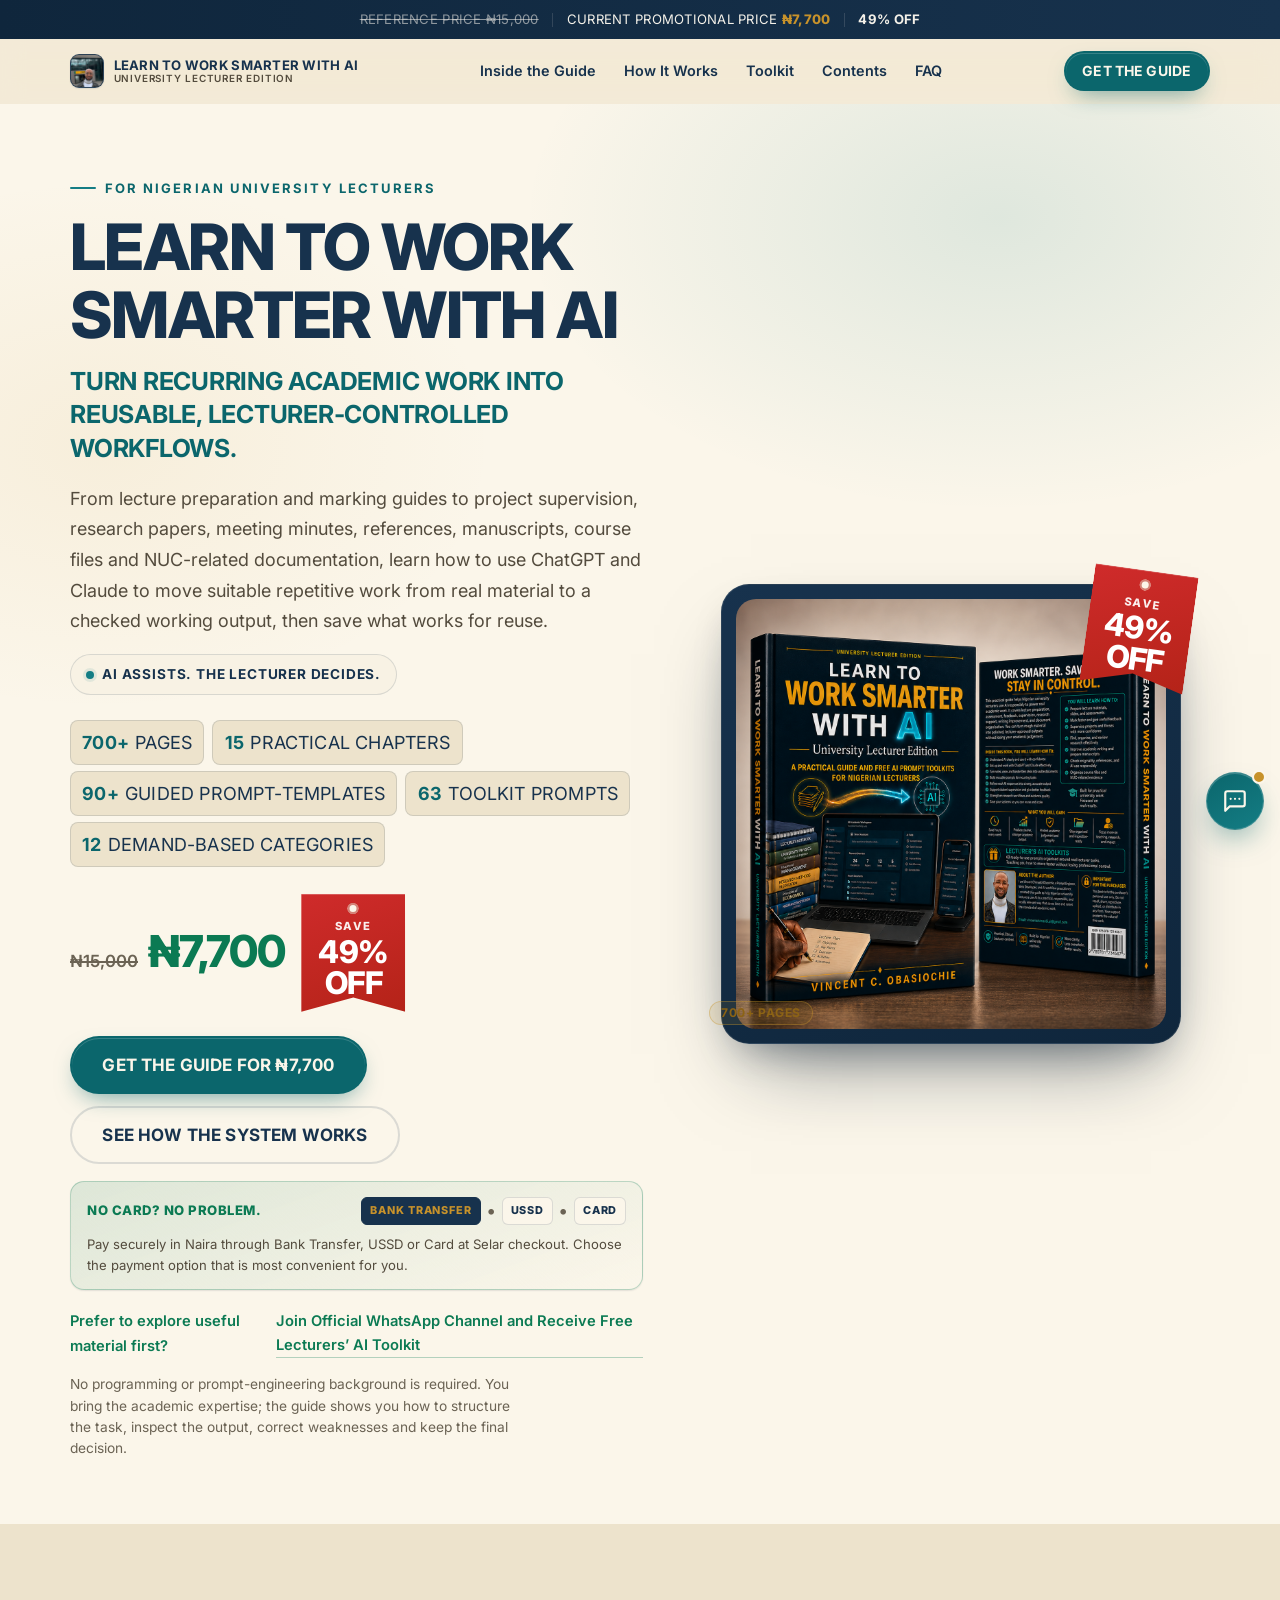
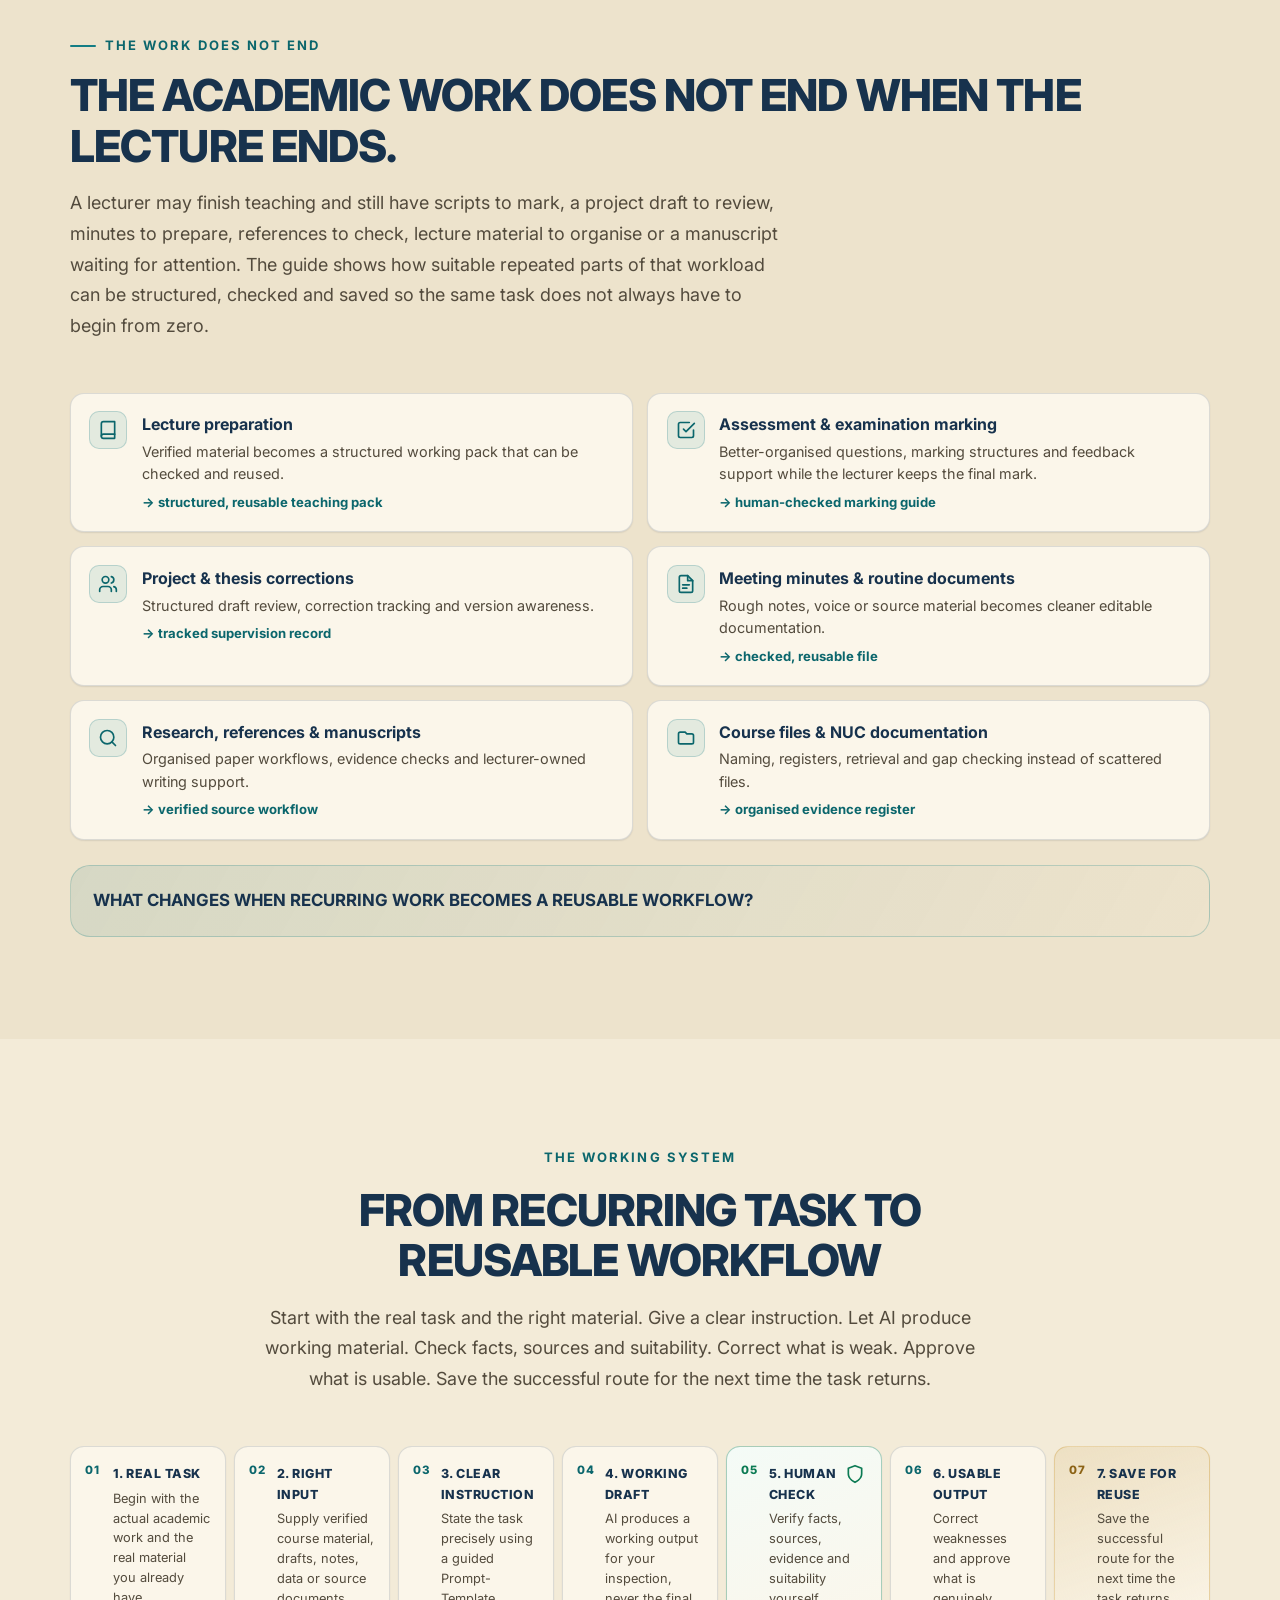
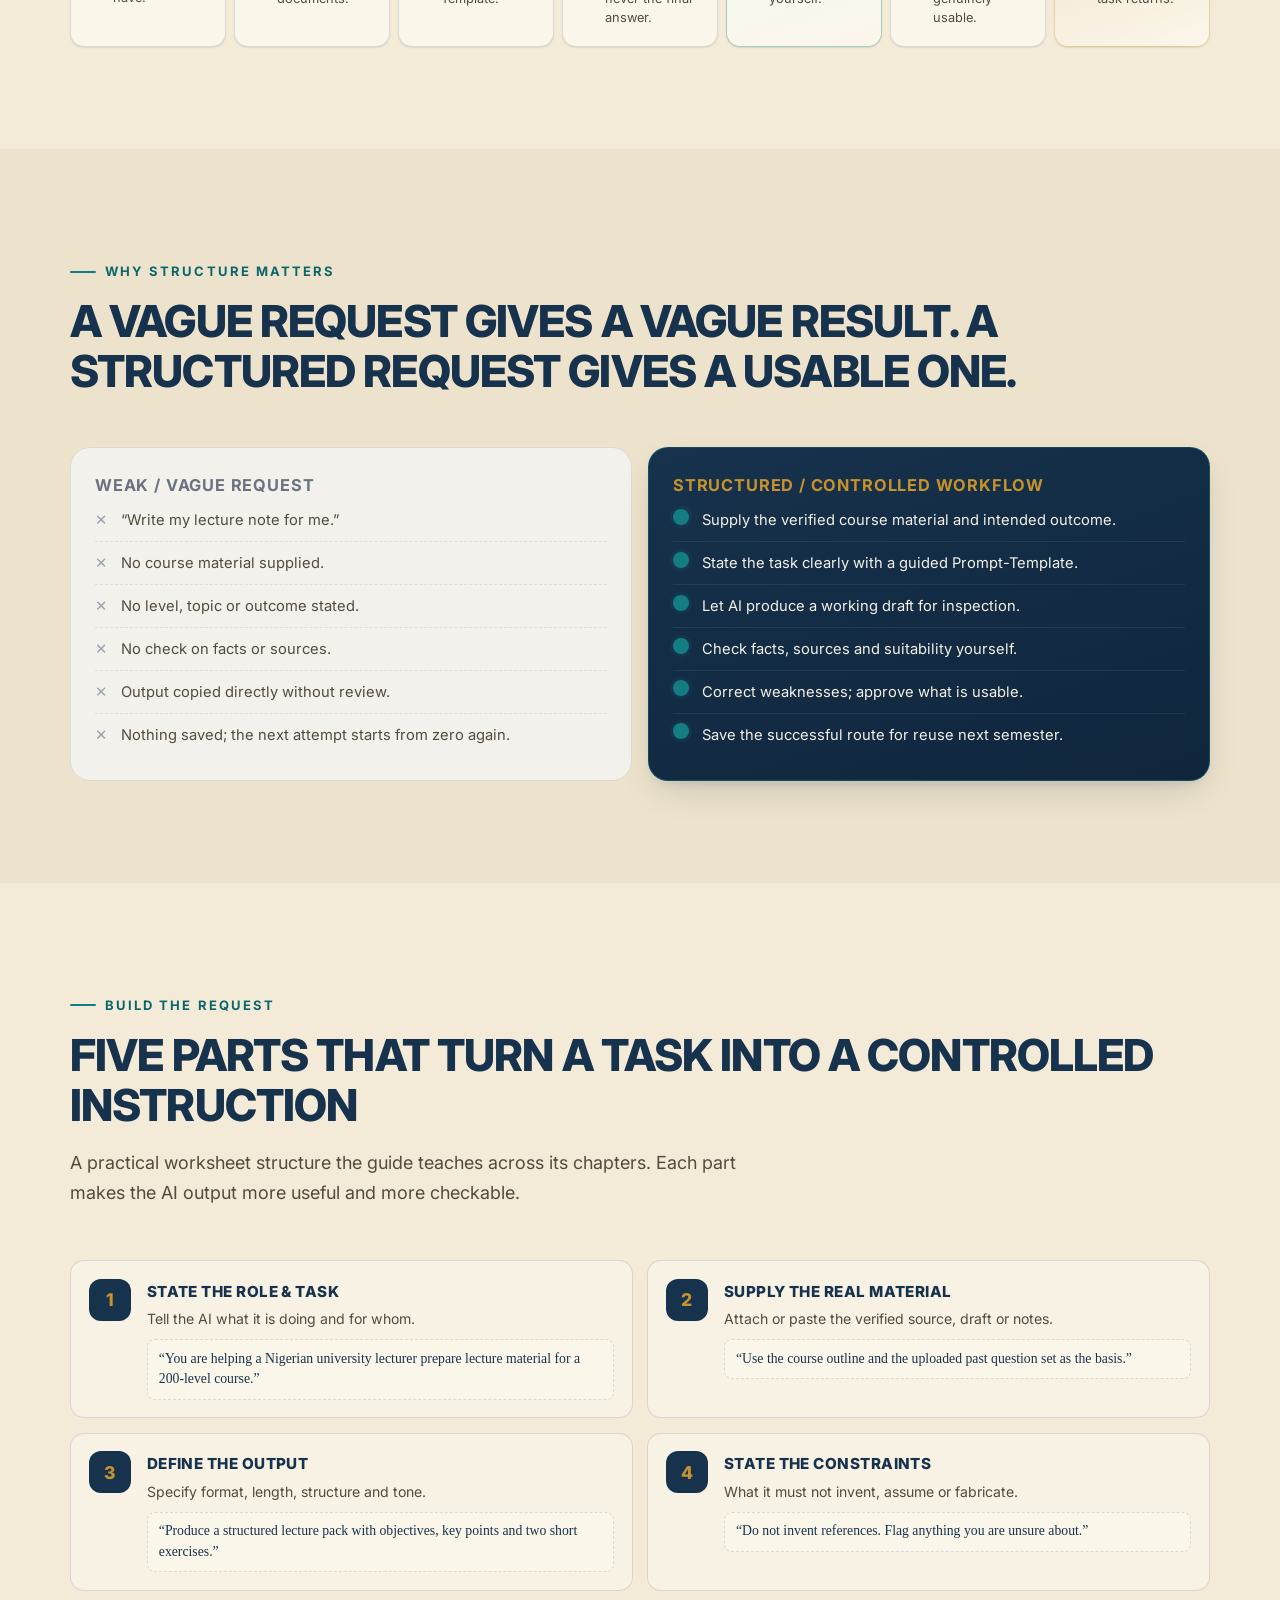
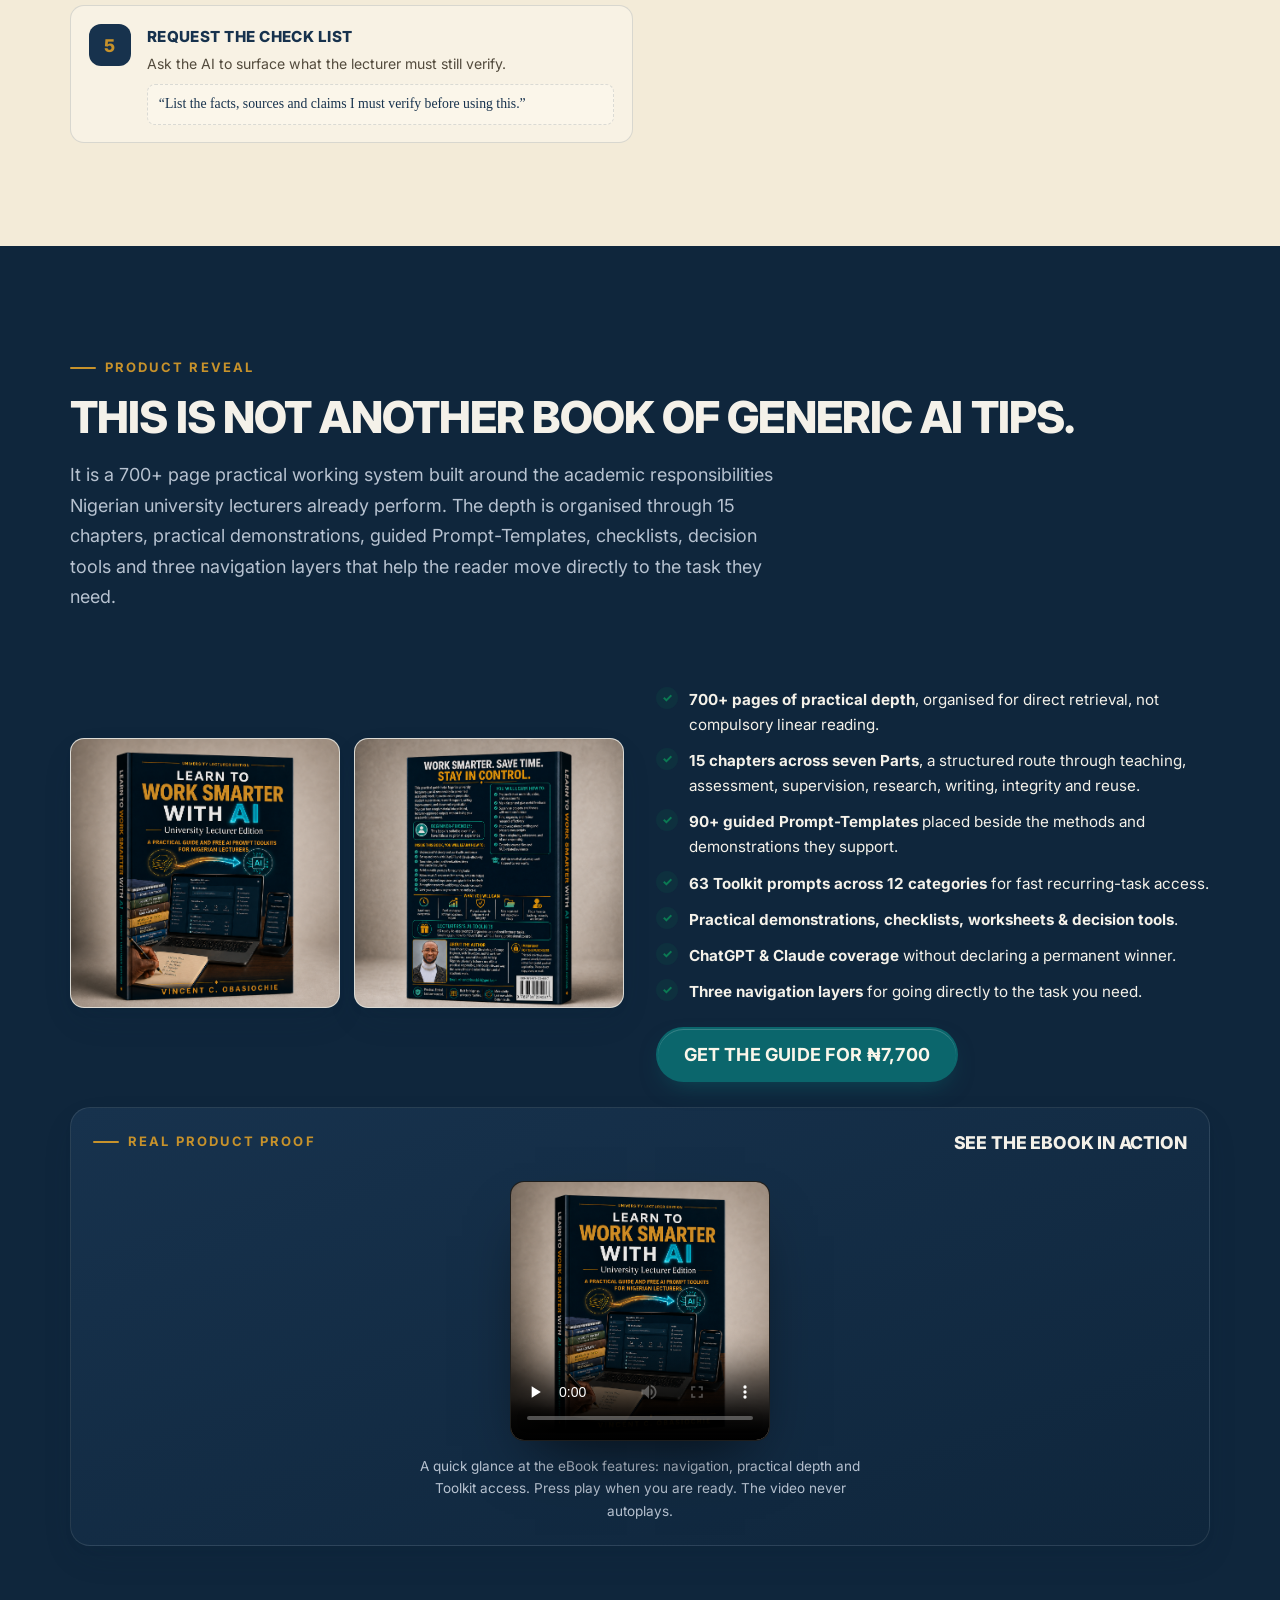
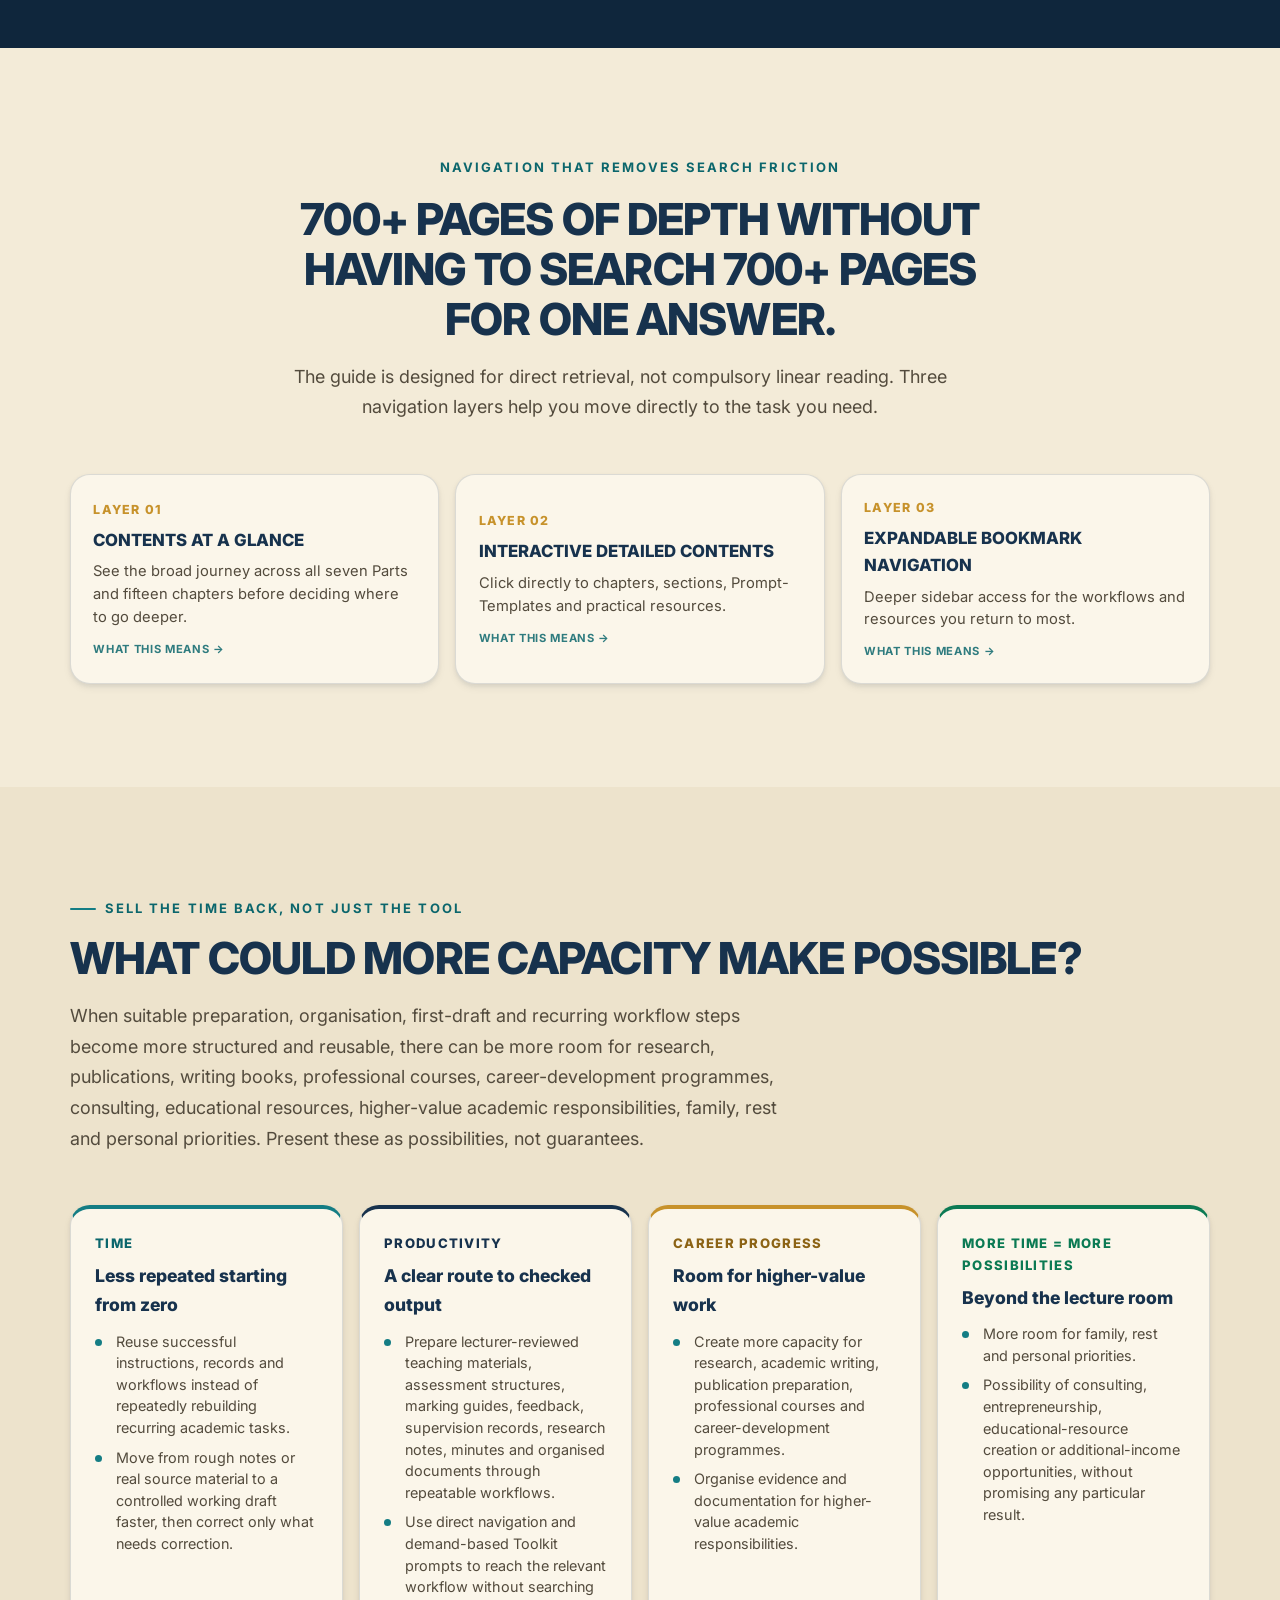
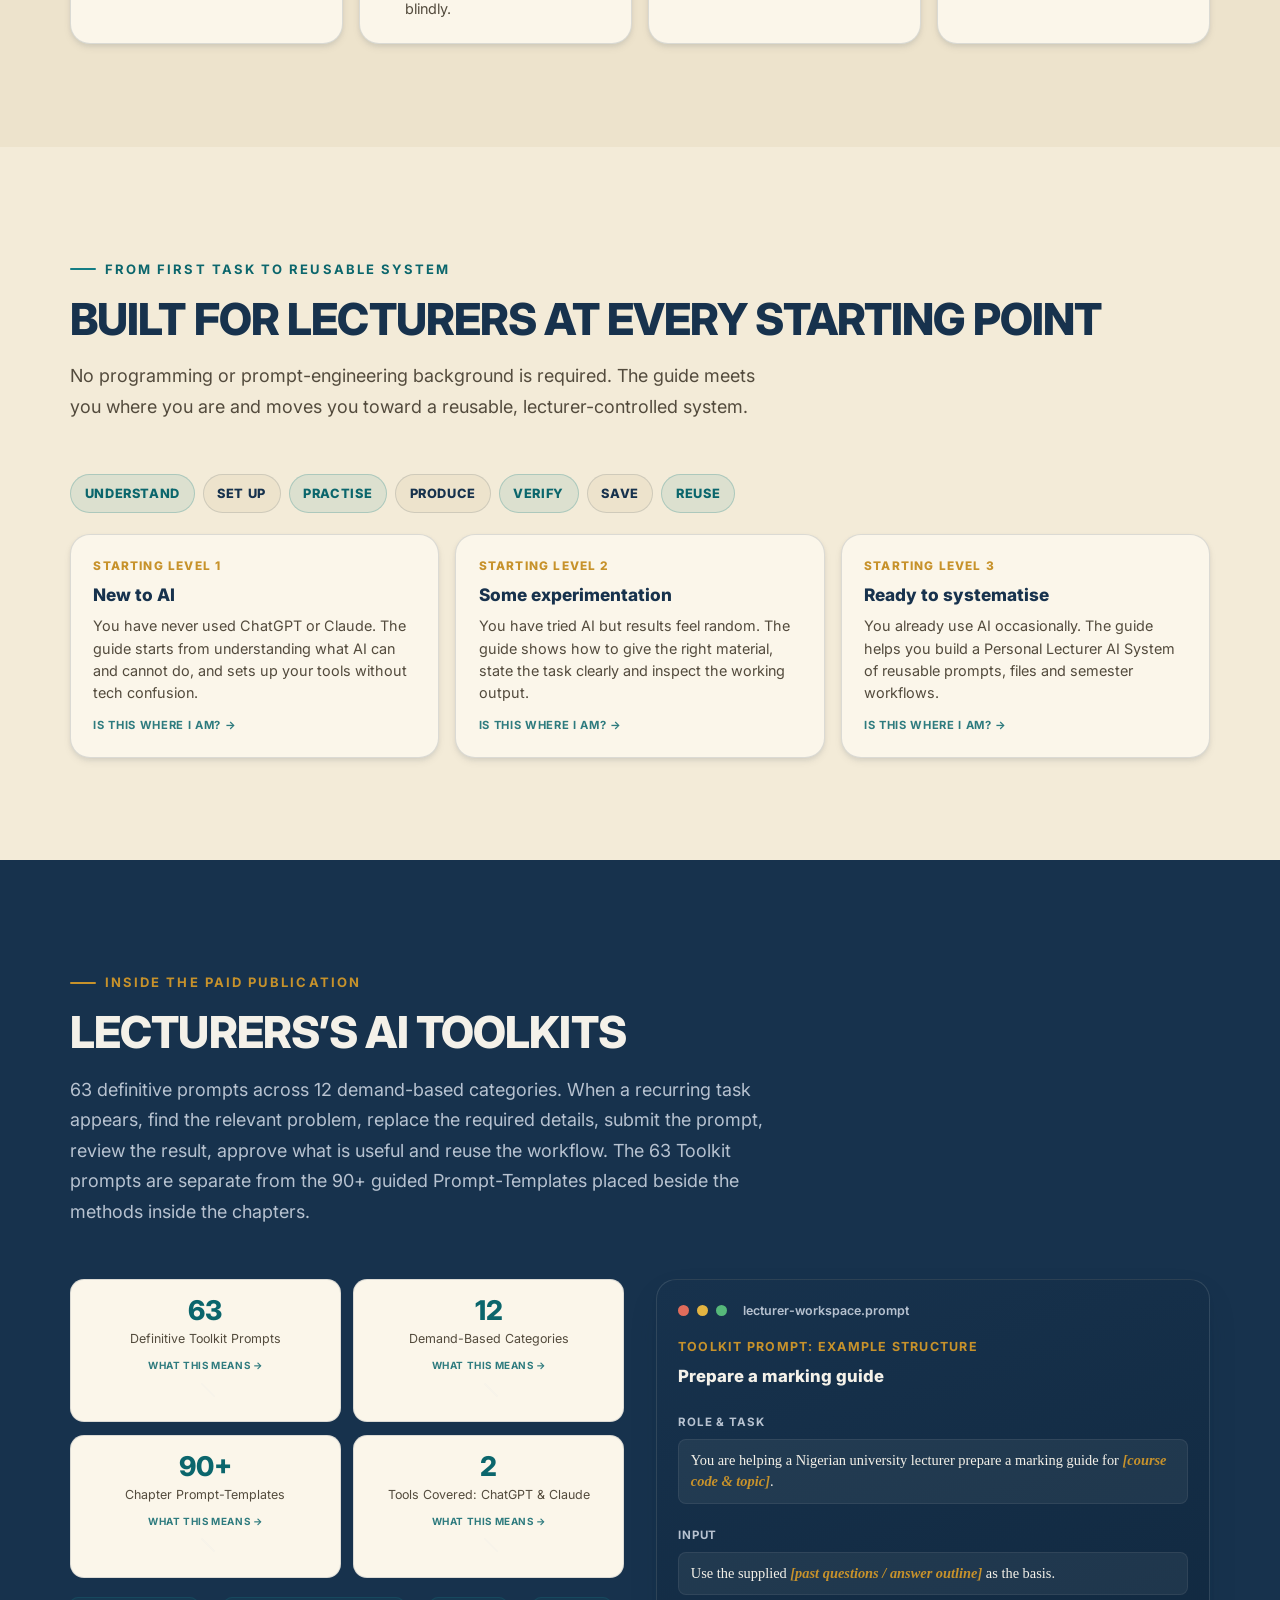
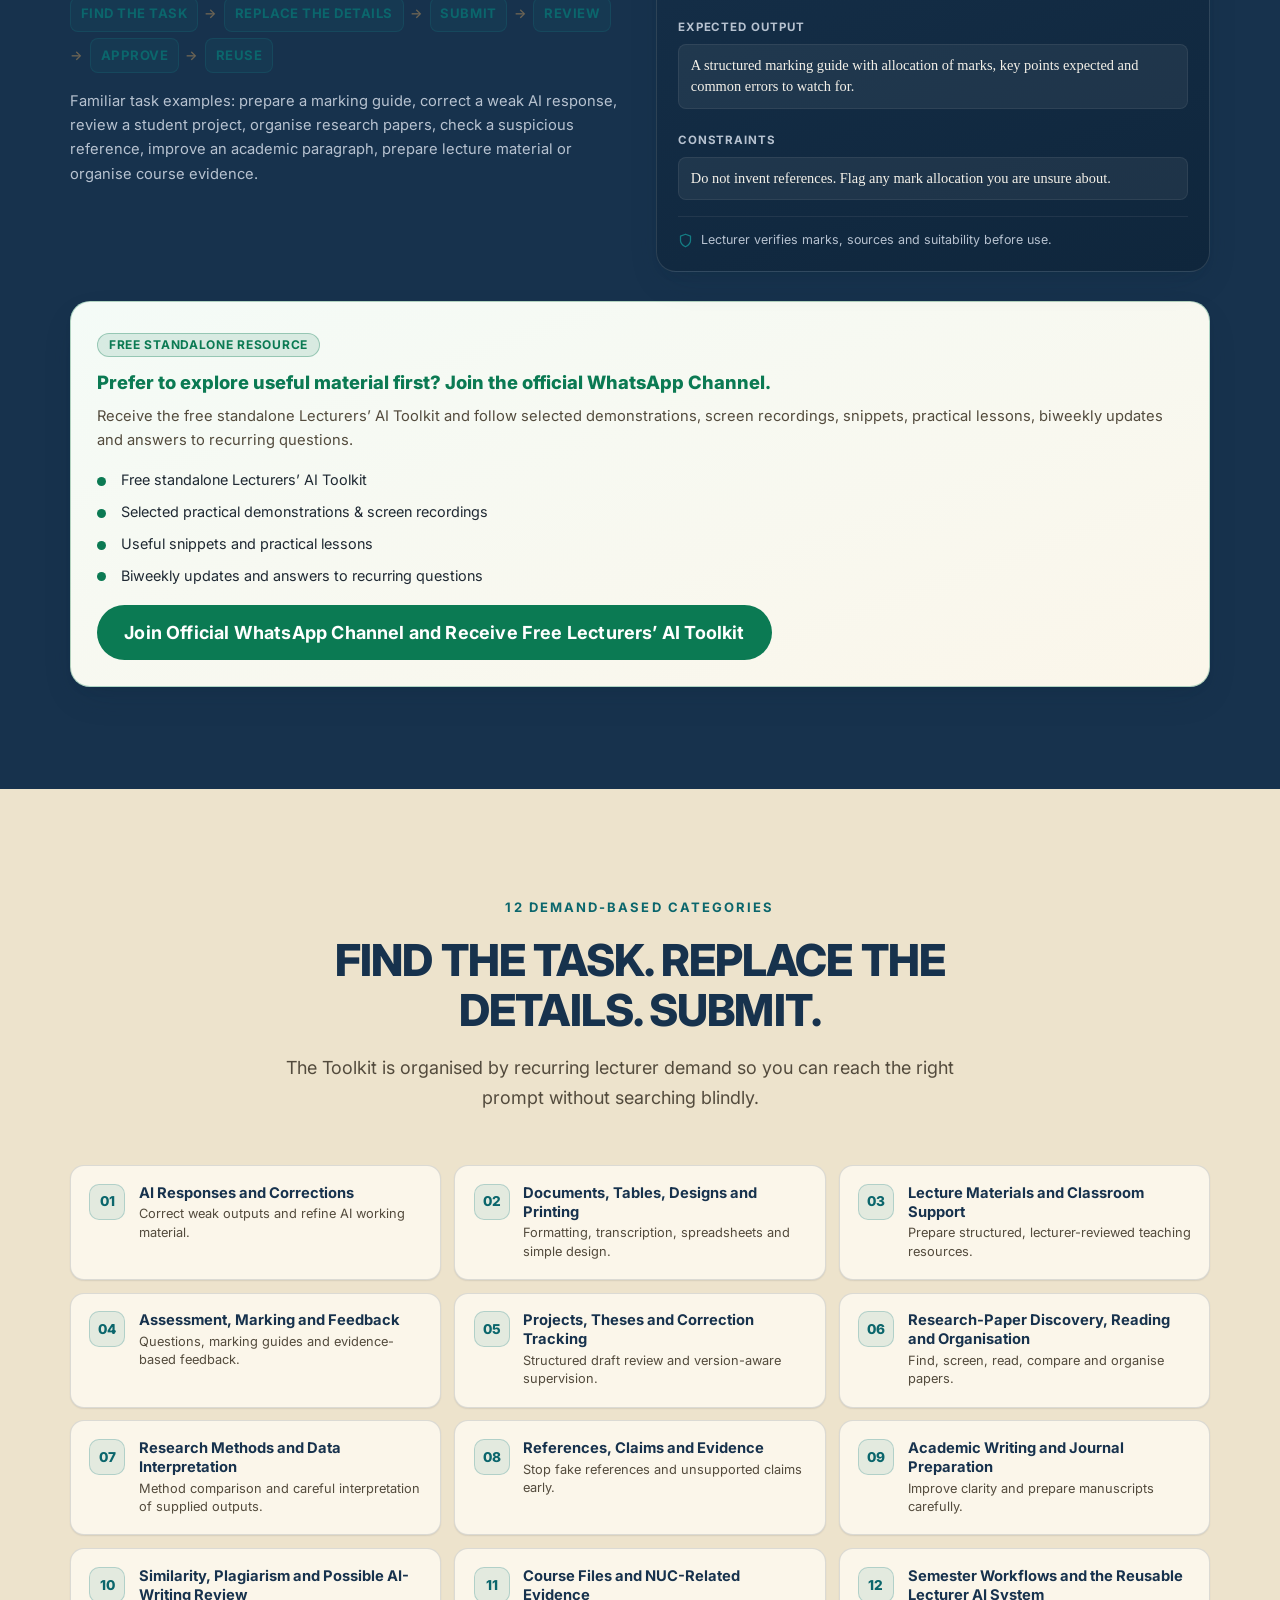
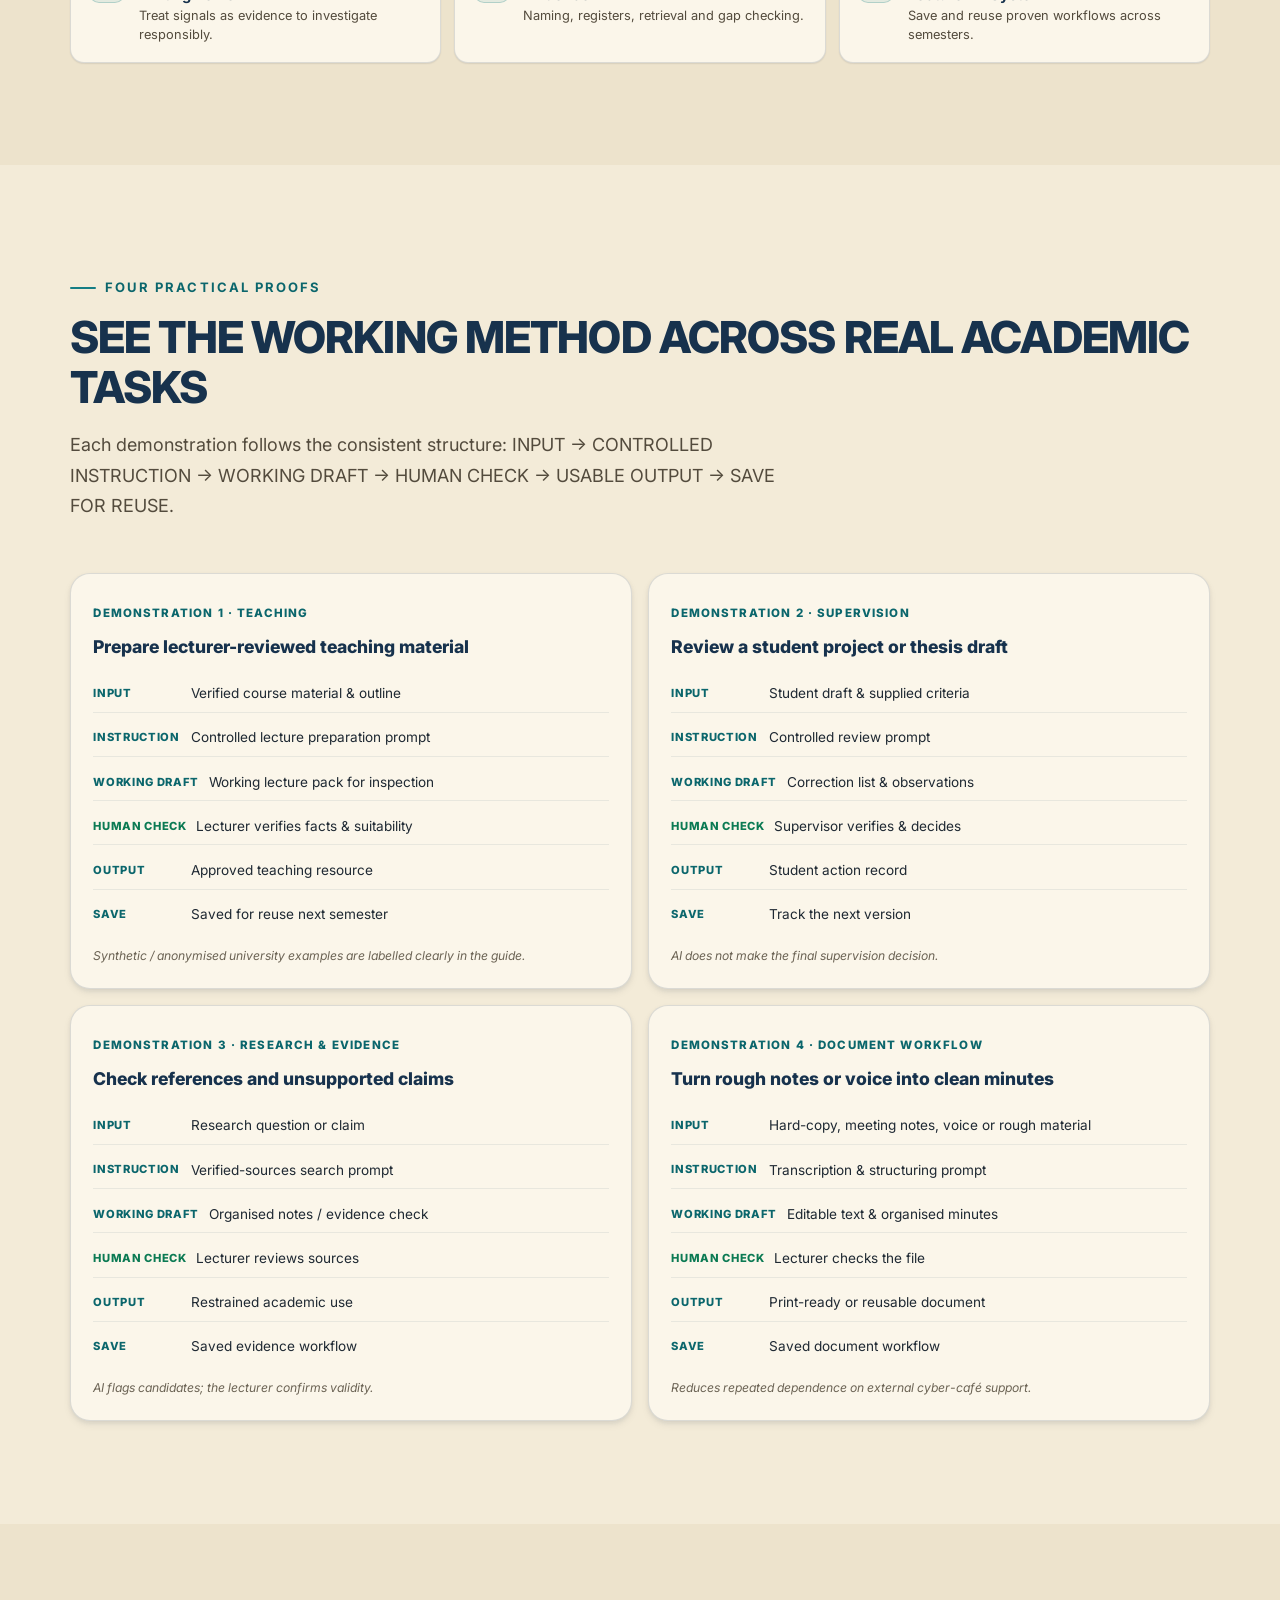
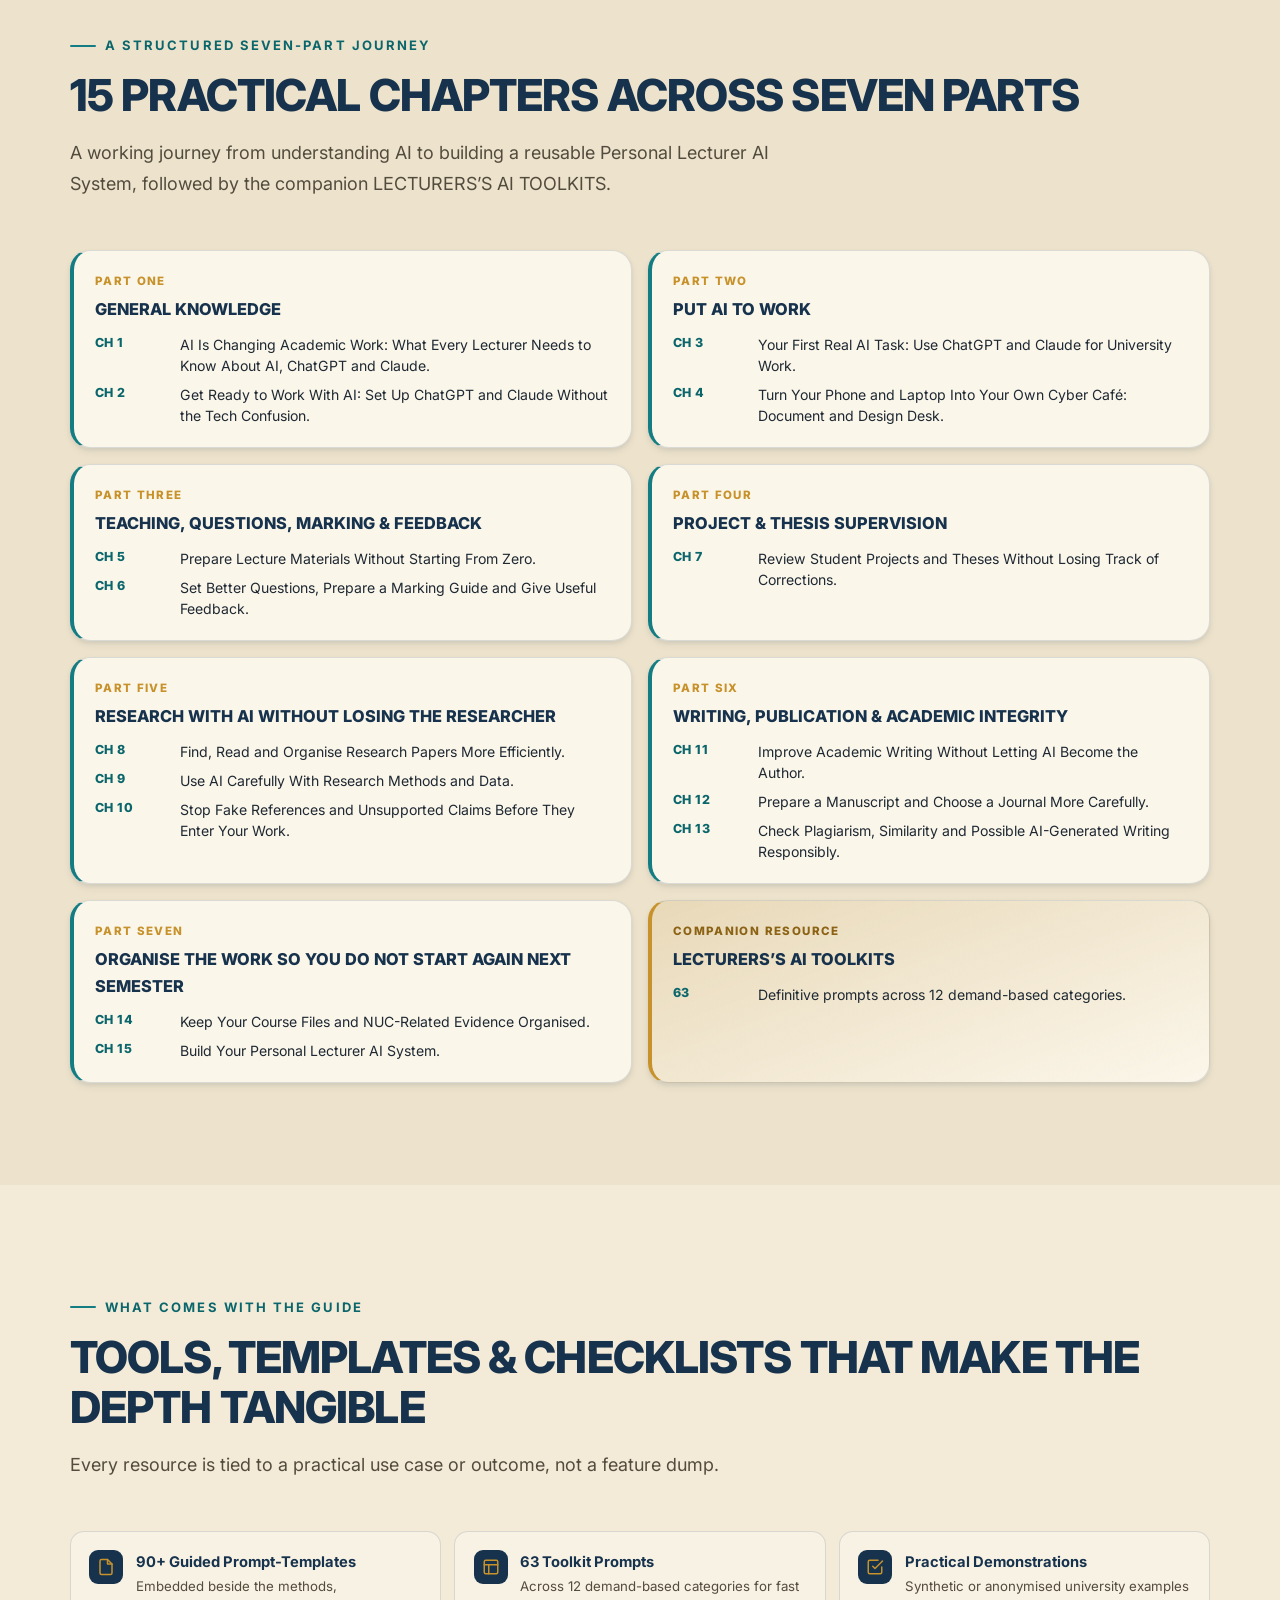
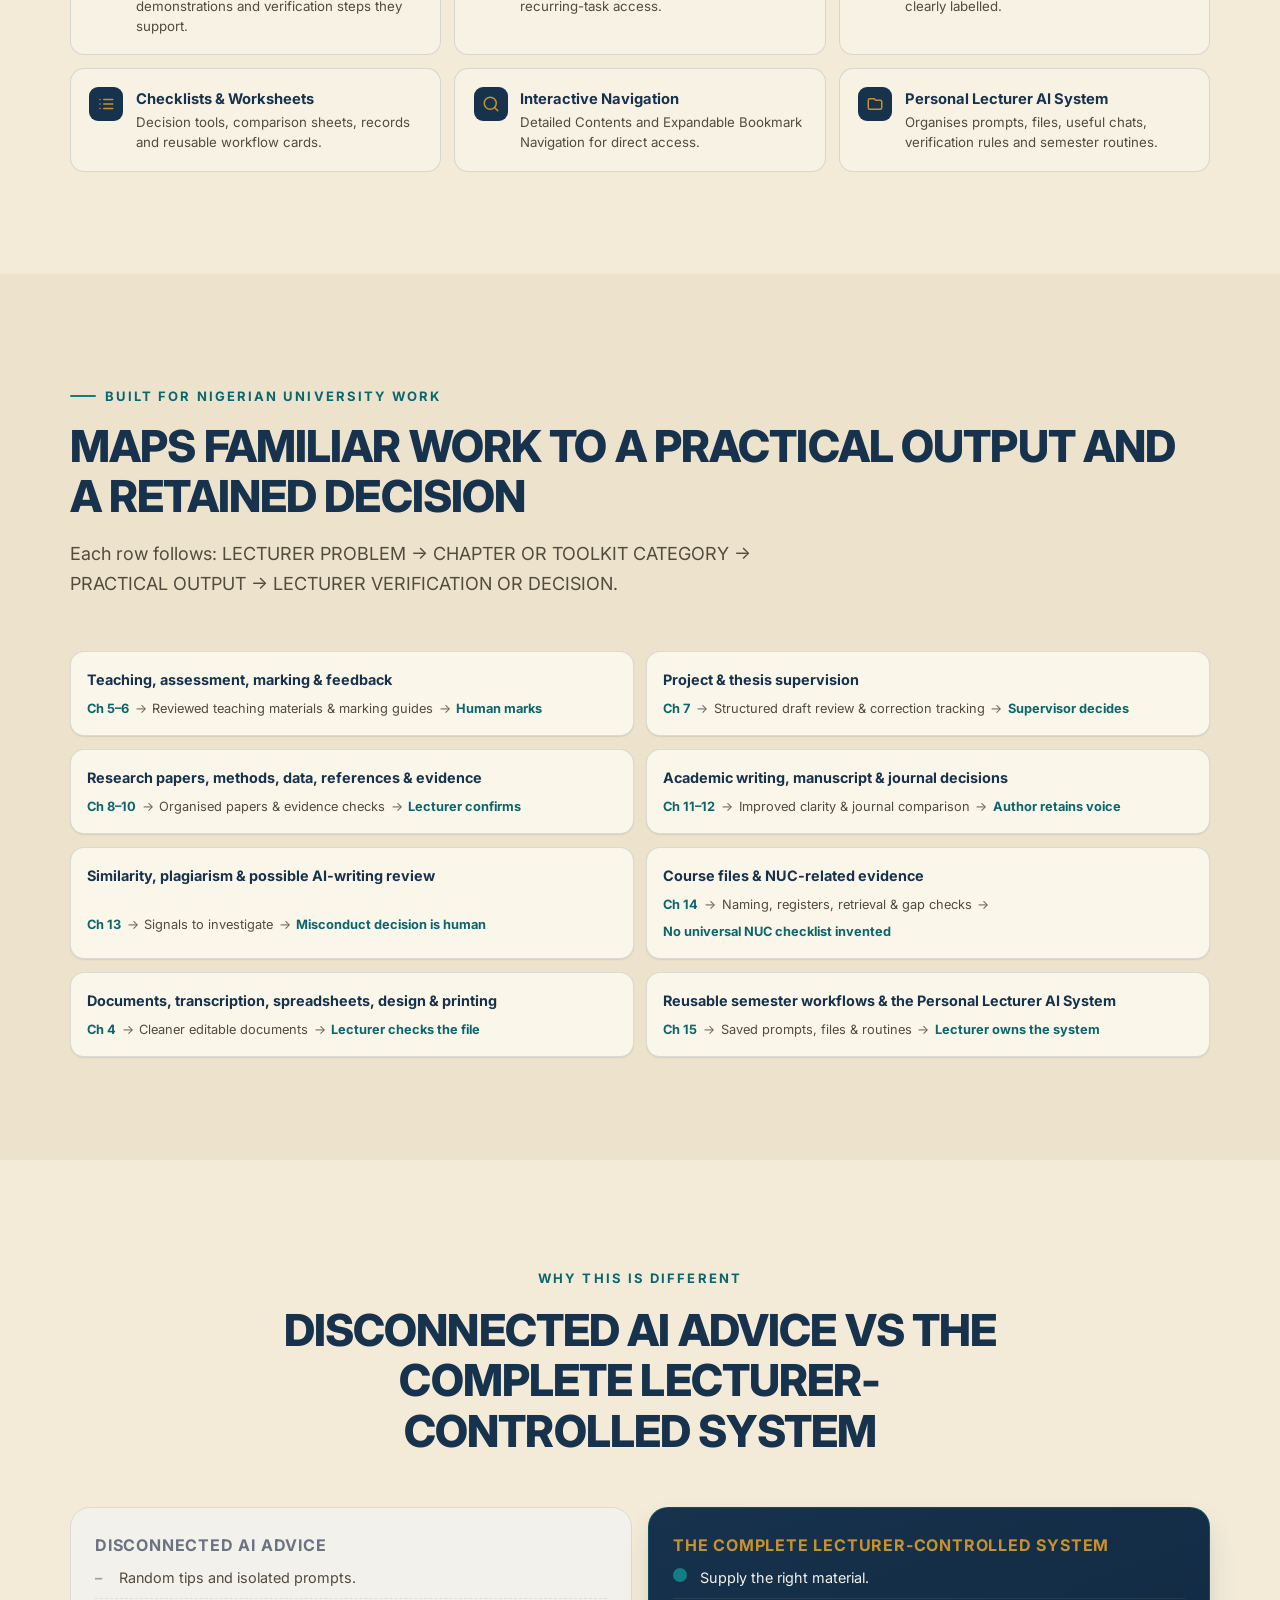
<file: index.html>
<!DOCTYPE html>
<html lang="en">
<head>
  <meta charset="UTF-8" />
  <meta name="viewport" content="width=device-width, initial-scale=1.0" />
  <title>Learn to Work Smarter With AI | University Lecturer Edition</title>
  <meta name="description" content="A 700+ page practical working system for Nigerian university lecturers using ChatGPT and Claude to reduce repeated effort around teaching, assessment, marking, supervision, research, writing, documents, academic integrity and semester organisation while keeping academic judgement human." />
  <link rel="canonical" href="https://worksmarterai.github.io/" />

  <!-- Favicons -->
  <link rel="icon" type="image/png" sizes="32x32" href="./favicon-32x32.png" />
  <link rel="icon" type="image/png" sizes="16x16" href="./favicon-16x16.png" />
  <link rel="apple-touch-icon" sizes="180x180" href="./apple-touch-icon.png" />
  <link rel="icon" type="image/png" sizes="192x192" href="./favicon-192x192.png" />
  <link rel="icon" type="image/png" sizes="512x512" href="./favicon-512x512.png" />
  <link rel="manifest" href="./site.webmanifest" />
  <meta name="theme-color" content="#17324D" />

  <!-- Open Graph -->
  <meta property="og:type" content="website" />
  <meta property="og:title" content="Learn to Work Smarter With AI | University Lecturer Edition" />
  <meta property="og:description" content="A 700+ page practical working system for Nigerian university lecturers using ChatGPT and Claude to reduce repeated effort around teaching, assessment, marking, supervision, research, writing, documents, academic integrity and semester organisation." />
  <meta property="og:url" content="https://worksmarterai.github.io/" />
  <meta property="og:image" content="https://worksmarterai.github.io/assets/og_social_image_1200x630.png" />
  <meta property="og:image:width" content="1200" />
  <meta property="og:image:height" content="630" />
  <meta name="twitter:card" content="summary_large_image" />
  <meta name="twitter:title" content="Learn to Work Smarter With AI | University Lecturer Edition" />
  <meta name="twitter:description" content="A 700+ page practical working system for Nigerian university lecturers using ChatGPT and Claude. Reduce repeated effort while keeping academic judgement human." />
  <meta name="twitter:image" content="https://worksmarterai.github.io/assets/og_social_image_1200x630.png" />

  <!-- Styles -->
  <link rel="preconnect" href="https://fonts.googleapis.com" />
  <link rel="preconnect" href="https://fonts.gstatic.com" crossorigin />
  <link href="https://fonts.googleapis.com/css2?family=Inter:wght@400;500;600;700;800;900&display=swap" rel="stylesheet" />
  <link rel="stylesheet" href="./css/styles.css" />

  <!-- Structured data: Product -->
  <script type="application/ld+json">
  {
    "@context": "https://schema.org",
    "@type": "Product",
    "name": "Learn to Work Smarter With AI: University Lecturer Edition",
    "description": "A 700+ page practical working system and free AI prompt toolkits for Nigerian university lecturers using ChatGPT and Claude to reduce repeated effort while keeping academic judgement human.",
    "brand": { "@type": "Brand", "name": "Learn to Work Smarter With AI" },
    "author": { "@type": "Person", "name": "Vincent Chimaobi Obasiochie" },
    "category": "Educational / Professional Guide",
    "offers": {
      "@type": "Offer",
      "url": "https://selar.com/k7j717m263",
      "price": "7700",
      "priceCurrency": "NGN",
      "availability": "https://schema.org/InStock",
      "priceValidUntil": "2026-12-31"
    }
  }
  </script>
</head>
<body>
  <a href="#main" class="sr-only">Skip to main content</a>

  <!-- ============ PROMOTIONAL UTILITY BAR (Section 12) ============ -->
  <div class="promo-bar">
    <div class="promo-bar__inner">
      <span class="promo-bar__ref">REFERENCE PRICE ₦15,000</span>
      <span class="promo-bar__sep" aria-hidden="true"></span>
      <span>CURRENT PROMOTIONAL PRICE <span class="promo-bar__now">₦7,700</span></span>
      <span class="promo-bar__sep" aria-hidden="true"></span>
      <span class="promo-bar__off">49% OFF</span>
    </div>
  </div>

  <!-- ============ HEADER (Section 13) ============ -->
  <header class="site-header" id="header">
    <div class="wrap site-header__inner">
      <a href="#main" class="brand" aria-label="Learn to Work Smarter With AI, home">
        <span class="brand__mark" aria-hidden="true"><img src="./assets/vincent_chimaobi.png" alt="" /></span>
        <span class="brand__txt">
          <b>LEARN TO WORK SMARTER WITH AI</b>
          <small>University Lecturer Edition</small>
        </span>
      </a>
      <nav class="nav" aria-label="Primary">
        <a href="#inside">Inside the Guide</a>
        <a href="#method">How It Works</a>
        <a href="#toolkit">Toolkit</a>
        <a href="#contents">Contents</a>
        <a href="#faq">FAQ</a>
      </nav>
      <div class="header-cta">
        <a href="https://selar.com/k7j717m263" class="btn btn--primary btn--sm" rel="noopener" target="_blank">GET THE GUIDE</a>
        <button class="menu-btn" id="menuBtn" aria-label="Open navigation menu" aria-expanded="false" aria-controls="mobileNav">
          <svg width="22" height="22" viewBox="0 0 24 24" fill="none" stroke="currentColor" stroke-width="2.2" stroke-linecap="round"><path d="M4 7h16M4 12h16M4 17h16"/></svg>
        </button>
      </div>
    </div>
  </header>

  <!-- Mobile nav drawer -->
  <div class="mobile-nav" id="mobileNav" data-open="false">
    <div class="mobile-nav__backdrop" data-close-mobile-nav></div>
    <div class="mobile-nav__panel" role="dialog" aria-label="Mobile navigation" aria-modal="true">
      <div class="mobile-nav__head">
        <span class="brand"><span class="brand__mark"><img src="./assets/vincent_chimaobi.png" alt="" /></span><span class="brand__txt"><b>WORK SMARTER</b><small>University Lecturer Edition</small></span></span>
        <button class="menu-btn" data-close-mobile-nav aria-label="Close navigation menu"><svg width="20" height="20" viewBox="0 0 24 24" fill="none" stroke="currentColor" stroke-width="2.2" stroke-linecap="round"><path d="M6 6l12 12M18 6L6 18"/></svg></button>
      </div>
      <a href="#inside" data-close-mobile-nav>Inside the Guide</a>
      <a href="#method" data-close-mobile-nav>How It Works</a>
      <a href="#toolkit" data-close-mobile-nav>Toolkit</a>
      <a href="#contents" data-close-mobile-nav>Contents</a>
      <a href="#editions" data-close-mobile-nav>Other Editions</a>
      <a href="#faq" data-close-mobile-nav>FAQ</a>
      <a href="https://selar.com/k7j717m263" class="btn btn--primary btn--block" rel="noopener" target="_blank">GET THE GUIDE FOR ₦7,700</a>
      <a href="https://whatsapp.com/channel/0029VbDoGeyF1YlYCD3PCh3W" class="btn btn--ghost-light btn--block" rel="noopener" target="_blank" style="margin-top:.4rem">Join the WhatsApp Channel</a>
    </div>
  </div>

  <main id="main">

    <!-- ============ HERO (Section 11) ============ -->
    <section class="hero" aria-labelledby="hero-h1">
      <div class="wrap hero__grid">
        <div class="hero__copy">
          <span class="eyebrow">FOR NIGERIAN UNIVERSITY LECTURERS</span>
          <h1 class="hero__h1" id="hero-h1">LEARN TO WORK SMARTER WITH AI</h1>
          <p class="hero__commercial">TURN RECURRING ACADEMIC WORK INTO REUSABLE, LECTURER-CONTROLLED WORKFLOWS.</p>
          <p class="hero__body">From lecture preparation and marking guides to project supervision, research papers, meeting minutes, references, manuscripts, course files and NUC-related documentation, learn how to use ChatGPT and Claude to move suitable repetitive work from real material to a checked working output, then save what works for reuse.</p>
          <span class="hero__control"><span class="dot" aria-hidden="true"></span> AI ASSISTS. THE LECTURER DECIDES.</span>

          <div class="hero__proof" role="list" aria-label="Product proof at a glance: select a badge to learn more">
            <button type="button" class="proof-chip proof-chip--btn" data-proof-go="inside" role="listitem"><b>700+</b> PAGES</button>
            <button type="button" class="proof-chip proof-chip--btn" data-proof-go="contents" role="listitem"><b>15</b> PRACTICAL CHAPTERS</button>
            <button type="button" class="proof-chip proof-chip--btn" data-proof-modal="90" role="listitem"><b>90+</b> GUIDED PROMPT-TEMPLATES</button>
            <button type="button" class="proof-chip proof-chip--btn" data-proof-modal="63" role="listitem"><b>63</b> TOOLKIT PROMPTS</button>
            <button type="button" class="proof-chip proof-chip--btn" data-proof-modal="12" role="listitem"><b>12</b> DEMAND-BASED CATEGORIES</button>
          </div>

          <div class="hero__price-row">
            <div class="price">
              <span class="price__ref">₦15,000</span>
              <span class="price__now price__now--green">₦7,700</span>
            </div>
            <div class="sale-tag sale-tag--lg" aria-label="49 percent off">
              <span class="sale-tag__small">SAVE</span>
              <span class="sale-tag__big">49%<br>OFF</span>
            </div>
          </div>

          <div class="hero__cta-row">
            <a href="https://selar.com/k7j717m263" class="btn btn--primary btn--lg" rel="noopener" target="_blank">GET THE GUIDE FOR ₦7,700</a>
            <a href="#method" class="btn btn--ghost-light btn--lg">SEE HOW THE SYSTEM WORKS</a>
          </div>

          <div class="pay-reassure" role="note">
            <div class="pay-reassure__head">
              <span class="pay-reassure__title">NO CARD? NO PROBLEM.</span>
              <span class="pay-reassure__methods" aria-label="Payment methods in order of prominence">
                <span class="pay-reassure__method">BANK TRANSFER</span>
                <span class="pay-reassure__dot" aria-hidden="true">•</span>
                <span class="pay-reassure__method">USSD</span>
                <span class="pay-reassure__dot" aria-hidden="true">•</span>
                <span class="pay-reassure__method">CARD</span>
              </span>
            </div>
            <p class="pay-reassure__body">Pay securely in Naira through Bank Transfer, USSD or Card at Selar checkout. Choose the payment option that is most convenient for you.</p>
          </div>

          <p class="hero__channel">Prefer to explore useful material first? <a href="https://whatsapp.com/channel/0029VbDoGeyF1YlYCD3PCh3W" target="_blank" rel="noopener">Join Official WhatsApp Channel and Receive Free Lecturers&rsquo; AI Toolkit</a></p>
          <p class="hero__microcopy">No programming or prompt-engineering background is required. You bring the academic expertise; the guide shows you how to structure the task, inspect the output, correct weaknesses and keep the final decision.</p>
        </div>

        <div class="hero__visual">
          <div class="product-stage">
            <div class="product-stage__glow" aria-hidden="true"></div>
            <div class="product-stage__frame">
              <img src="./assets/learntoworksmarter_front&amp;back_cover.png" alt="Learn to Work Smarter With AI, University Lecturer Edition, front and back cover of the 700+ page practical guide for Nigerian university lecturers" width="1254" height="1254" fetchpriority="high" />
            </div>
            <div class="product-stage__tag">
              <div class="sale-tag sale-tag--lg" aria-label="49 percent off">
                <span class="sale-tag__small">SAVE</span>
                <span class="sale-tag__big">49%<br>OFF</span>
              </div>
            </div>
            <div class="product-stage__badge">
              <span class="badge badge--gold">700+ PAGES</span>
            </div>
          </div>
        </div>
      </div>
    </section>

    <!-- ============ RECOGNITION (Section 14) ============ -->
    <section class="section section--warm-tint" id="recognition" aria-labelledby="recog-h2">
      <div class="wrap">
        <div class="section-head">
          <span class="eyebrow">THE WORK DOES NOT END</span>
          <h2 class="section-h2" id="recog-h2">THE ACADEMIC WORK DOES NOT END WHEN THE LECTURE ENDS.</h2>
          <p class="section-lead">A lecturer may finish teaching and still have scripts to mark, a project draft to review, minutes to prepare, references to check, lecture material to organise or a manuscript waiting for attention. The guide shows how suitable repeated parts of that workload can be structured, checked and saved so the same task does not always have to begin from zero.</p>
        </div>
        <div class="recog-list">
          <div class="recog-item reveal-on-scroll">
            <div class="recog-item__icon"><svg viewBox="0 0 24 24" fill="none" stroke="currentColor" stroke-width="2" stroke-linecap="round" stroke-linejoin="round"><path d="M4 19.5A2.5 2.5 0 0 1 6.5 17H20"/><path d="M6.5 2H20v20H6.5A2.5 2.5 0 0 1 4 19.5v-15A2.5 2.5 0 0 1 6.5 2z"/></svg></div>
            <div><h3>Lecture preparation</h3><p>Verified material becomes a structured working pack that can be checked and reused.</p><div class="recog-item__arrow">→ structured, reusable teaching pack</div></div>
          </div>
          <div class="recog-item reveal-on-scroll">
            <div class="recog-item__icon"><svg viewBox="0 0 24 24" fill="none" stroke="currentColor" stroke-width="2" stroke-linecap="round" stroke-linejoin="round"><path d="M9 11l3 3L22 4"/><path d="M21 12v7a2 2 0 0 1-2 2H5a2 2 0 0 1-2-2V5a2 2 0 0 1 2-2h11"/></svg></div>
            <div><h3>Assessment &amp; examination marking</h3><p>Better-organised questions, marking structures and feedback support while the lecturer keeps the final mark.</p><div class="recog-item__arrow">→ human-checked marking guide</div></div>
          </div>
          <div class="recog-item reveal-on-scroll">
            <div class="recog-item__icon"><svg viewBox="0 0 24 24" fill="none" stroke="currentColor" stroke-width="2" stroke-linecap="round" stroke-linejoin="round"><path d="M16 21v-2a4 4 0 0 0-4-4H6a4 4 0 0 0-4 4v2"/><circle cx="9" cy="7" r="4"/><path d="M22 21v-2a4 4 0 0 0-3-3.87"/><path d="M16 3.13a4 4 0 0 1 0 7.75"/></svg></div>
            <div><h3>Project &amp; thesis corrections</h3><p>Structured draft review, correction tracking and version awareness.</p><div class="recog-item__arrow">→ tracked supervision record</div></div>
          </div>
          <div class="recog-item reveal-on-scroll">
            <div class="recog-item__icon"><svg viewBox="0 0 24 24" fill="none" stroke="currentColor" stroke-width="2" stroke-linecap="round" stroke-linejoin="round"><path d="M14 2H6a2 2 0 0 0-2 2v16a2 2 0 0 0 2 2h12a2 2 0 0 0 2-2V8z"/><path d="M14 2v6h6"/><path d="M8 13h8M8 17h5"/></svg></div>
            <div><h3>Meeting minutes &amp; routine documents</h3><p>Rough notes, voice or source material becomes cleaner editable documentation.</p><div class="recog-item__arrow">→ checked, reusable file</div></div>
          </div>
          <div class="recog-item reveal-on-scroll">
            <div class="recog-item__icon"><svg viewBox="0 0 24 24" fill="none" stroke="currentColor" stroke-width="2" stroke-linecap="round" stroke-linejoin="round"><circle cx="11" cy="11" r="8"/><path d="M21 21l-4.3-4.3"/></svg></div>
            <div><h3>Research, references &amp; manuscripts</h3><p>Organised paper workflows, evidence checks and lecturer-owned writing support.</p><div class="recog-item__arrow">→ verified source workflow</div></div>
          </div>
          <div class="recog-item reveal-on-scroll">
            <div class="recog-item__icon"><svg viewBox="0 0 24 24" fill="none" stroke="currentColor" stroke-width="2" stroke-linecap="round" stroke-linejoin="round"><path d="M3 7v10a2 2 0 0 0 2 2h14a2 2 0 0 0 2-2V9a2 2 0 0 0-2-2h-6l-2-2H5a2 2 0 0 0-2 2z"/></svg></div>
            <div><h3>Course files &amp; NUC documentation</h3><p>Naming, registers, retrieval and gap checking instead of scattered files.</p><div class="recog-item__arrow">→ organised evidence register</div></div>
          </div>
        </div>
        <div class="recog-cta">WHAT CHANGES WHEN RECURRING WORK BECOMES A REUSABLE WORKFLOW?</div>
      </div>
    </section>

    <!-- ============ WORKING SYSTEM (Section 1F) ============ -->
    <section class="section" id="method" aria-labelledby="method-h2">
      <div class="wrap">
        <div class="section-head section-head--center">
          <span class="eyebrow">THE WORKING SYSTEM</span>
          <h2 class="section-h2" id="method-h2">FROM RECURRING TASK TO REUSABLE WORKFLOW</h2>
          <p class="section-lead">Start with the real task and the right material. Give a clear instruction. Let AI produce working material. Check facts, sources and suitability. Correct what is weak. Approve what is usable. Save the successful route for the next time the task returns.</p>
        </div>

        <!-- Seven-step method -->
        <div class="method-rail" role="list" aria-label="Seven-step working method">
          <div class="method-step reveal-on-scroll" role="listitem"><h3>1. REAL TASK</h3><p>Begin with the actual academic work and the real material you already have.</p></div>
          <div class="method-step reveal-on-scroll" role="listitem"><h3>2. RIGHT INPUT</h3><p>Supply verified course material, drafts, notes, data or source documents.</p></div>
          <div class="method-step reveal-on-scroll" role="listitem"><h3>3. CLEAR INSTRUCTION</h3><p>State the task precisely using a guided Prompt-Template.</p></div>
          <div class="method-step reveal-on-scroll" role="listitem"><h3>4. WORKING DRAFT</h3><p>AI produces a working output for your inspection, never the final answer.</p></div>
          <div class="method-step method-step--human reveal-on-scroll" role="listitem"><h3>5. HUMAN CHECK</h3><p>Verify facts, sources, evidence and suitability yourself.</p><span class="method-step__shield" aria-hidden="true"><svg width="20" height="20" viewBox="0 0 24 24" fill="none" stroke="currentColor" stroke-width="2" stroke-linecap="round" stroke-linejoin="round"><path d="M12 22s8-4 8-10V5l-8-3-8 3v7c0 6 8 10 8 10z"/></svg></span></div>
          <div class="method-step reveal-on-scroll" role="listitem"><h3>6. USABLE OUTPUT</h3><p>Correct weaknesses and approve what is genuinely usable.</p></div>
          <div class="method-step method-step--save reveal-on-scroll" role="listitem"><h3>7. SAVE FOR REUSE</h3><p>Save the successful route for the next time the task returns.</p></div>
        </div>
      </div>
    </section>

    <!-- ============ WEAK vs STRUCTURED (Section 15) ============ -->
    <section class="section section--warm-tint" aria-labelledby="compare-h2">
      <div class="wrap">
        <div class="section-head">
          <span class="eyebrow">WHY STRUCTURE MATTERS</span>
          <h2 class="section-h2" id="compare-h2">A VAGUE REQUEST GIVES A VAGUE RESULT. A STRUCTURED REQUEST GIVES A USABLE ONE.</h2>
        </div>
        <div class="compare">
          <div class="compare__col compare__weak reveal-on-scroll">
            <h3>WEAK / VAGUE REQUEST</h3>
            <ul>
              <li>&ldquo;Write my lecture note for me.&rdquo;</li>
              <li>No course material supplied.</li>
              <li>No level, topic or outcome stated.</li>
              <li>No check on facts or sources.</li>
              <li>Output copied directly without review.</li>
              <li>Nothing saved; the next attempt starts from zero again.</li>
            </ul>
          </div>
          <div class="compare__col compare__strong reveal-on-scroll">
            <h3>STRUCTURED / CONTROLLED WORKFLOW</h3>
            <ul>
              <li>Supply the verified course material and intended outcome.</li>
              <li>State the task clearly with a guided Prompt-Template.</li>
              <li>Let AI produce a working draft for inspection.</li>
              <li>Check facts, sources and suitability yourself.</li>
              <li>Correct weaknesses; approve what is usable.</li>
              <li>Save the successful route for reuse next semester.</li>
            </ul>
          </div>
        </div>
      </div>
    </section>

    <!-- ============ FIVE-PART TASK BUILDER (Section 16) ============ -->
    <section class="section" aria-labelledby="builder-h2">
      <div class="wrap">
        <div class="section-head">
          <span class="eyebrow">BUILD THE REQUEST</span>
          <h2 class="section-h2" id="builder-h2">FIVE PARTS THAT TURN A TASK INTO A CONTROLLED INSTRUCTION</h2>
          <p class="section-lead">A practical worksheet structure the guide teaches across its chapters. Each part makes the AI output more useful and more checkable.</p>
        </div>
        <div class="builder">
          <div class="builder__step reveal-on-scroll"><div class="builder__num">1</div><div><h3>STATE THE ROLE &amp; TASK</h3><p>Tell the AI what it is doing and for whom.</p><div class="builder__example">&ldquo;You are helping a Nigerian university lecturer prepare lecture material for a 200-level course.&rdquo;</div></div></div>
          <div class="builder__step reveal-on-scroll"><div class="builder__num">2</div><div><h3>SUPPLY THE REAL MATERIAL</h3><p>Attach or paste the verified source, draft or notes.</p><div class="builder__example">&ldquo;Use the course outline and the uploaded past question set as the basis.&rdquo;</div></div></div>
          <div class="builder__step reveal-on-scroll"><div class="builder__num">3</div><div><h3>DEFINE THE OUTPUT</h3><p>Specify format, length, structure and tone.</p><div class="builder__example">&ldquo;Produce a structured lecture pack with objectives, key points and two short exercises.&rdquo;</div></div></div>
          <div class="builder__step reveal-on-scroll"><div class="builder__num">4</div><div><h3>STATE THE CONSTRAINTS</h3><p>What it must not invent, assume or fabricate.</p><div class="builder__example">&ldquo;Do not invent references. Flag anything you are unsure about.&rdquo;</div></div></div>
          <div class="builder__step reveal-on-scroll"><div class="builder__num">5</div><div><h3>REQUEST THE CHECK LIST</h3><p>Ask the AI to surface what the lecturer must still verify.</p><div class="builder__example">&ldquo;List the facts, sources and claims I must verify before using this.&rdquo;</div></div></div>
        </div>
      </div>
    </section>

    <!-- ============ PRODUCT REVEAL + VIDEO (Section 18) ============ -->
    <section class="section section--dark-deep" id="inside" aria-labelledby="reveal-h2">
      <div class="wrap">
        <div class="section-head">
          <span class="eyebrow">PRODUCT REVEAL</span>
          <h2 class="section-h2" id="reveal-h2">THIS IS NOT ANOTHER BOOK OF GENERIC AI TIPS.</h2>
          <p class="section-lead">It is a 700+ page practical working system built around the academic responsibilities Nigerian university lecturers already perform. The depth is organised through 15 chapters, practical demonstrations, guided Prompt-Templates, checklists, decision tools and three navigation layers that help the reader move directly to the task they need.</p>
        </div>

        <div class="reveal">
          <div class="reveal__visual">
            <div class="reveal__covers">
              <div class="reveal__cover reveal-on-scroll"><img src="./assets/front_cover.png" alt="Front cover of Learn to Work Smarter With AI, University Lecturer Edition" width="1254" height="1254" loading="lazy" /></div>
              <div class="reveal__cover reveal__cover--back reveal-on-scroll"><img src="./assets/back_cover.png" alt="Back cover of Learn to Work Smarter With AI, University Lecturer Edition" width="1254" height="1254" loading="lazy" /></div>
            </div>
          </div>
          <div>
            <div class="reveal__points">
              <div class="reveal__point"><span class="tick" aria-hidden="true">✓</span><span><b>700+ pages of practical depth</b>, organised for direct retrieval, not compulsory linear reading.</span></div>
              <div class="reveal__point"><span class="tick" aria-hidden="true">✓</span><span><b>15 chapters across seven Parts</b>, a structured route through teaching, assessment, supervision, research, writing, integrity and reuse.</span></div>
              <div class="reveal__point"><span class="tick" aria-hidden="true">✓</span><span><b>90+ guided Prompt-Templates</b> placed beside the methods and demonstrations they support.</span></div>
              <div class="reveal__point"><span class="tick" aria-hidden="true">✓</span><span><b>63 Toolkit prompts across 12 categories</b> for fast recurring-task access.</span></div>
              <div class="reveal__point"><span class="tick" aria-hidden="true">✓</span><span><b>Practical demonstrations, checklists, worksheets &amp; decision tools</b>.</span></div>
              <div class="reveal__point"><span class="tick" aria-hidden="true">✓</span><span><b>ChatGPT &amp; Claude coverage</b> without declaring a permanent winner.</span></div>
              <div class="reveal__point"><span class="tick" aria-hidden="true">✓</span><span><b>Three navigation layers</b> for going directly to the task you need.</span></div>
            </div>
            <div style="margin-top:1.4rem"><a href="https://selar.com/k7j717m263" class="btn btn--primary" rel="noopener" target="_blank">GET THE GUIDE FOR ₦7,700</a></div>
          </div>
        </div>

        <!-- Video proof -->
        <div class="video-block reveal-on-scroll">
          <div class="video-block__head">
            <span class="eyebrow">REAL PRODUCT PROOF</span>
            <span class="video-block__title">SEE THE EBOOK IN ACTION</span>
          </div>
          <div class="video-block__media">
            <div class="video-shell">
              <video controls preload="none" poster="./assets/front_cover.png" aria-label="Quick glance at the eBook pro features, user-controlled playback">
                <source src="./assets/Quick_glance_of_the_eBook_pro_features.mp4" type="video/mp4" />
                Your browser does not support the video tag. The eBook feature video is available at /assets/Quick_glance_of_the_eBook_pro_features.mp4.
              </video>
            </div>
            <p class="video-caption">A quick glance at the eBook features: navigation, practical depth and Toolkit access. Press play when you are ready. The video never autoplays.</p>
          </div>
        </div>
      </div>
    </section>

    <!-- ============ NAVIGATION VALUE (Section 1G) ============ -->
    <section class="section" aria-labelledby="nav-h2">
      <div class="wrap">
        <div class="section-head section-head--center">
          <span class="eyebrow">NAVIGATION THAT REMOVES SEARCH FRICTION</span>
          <h2 class="section-h2" id="nav-h2">700+ PAGES OF DEPTH WITHOUT HAVING TO SEARCH 700+ PAGES FOR ONE ANSWER.</h2>
          <p class="section-lead">The guide is designed for direct retrieval, not compulsory linear reading. Three navigation layers help you move directly to the task you need.</p>
        </div>
        <div class="nav-layers">
          <button type="button" class="nav-layer frame frame--hover reveal-on-scroll card--btn" data-info-card="nav1" aria-haspopup="dialog" aria-expanded="false">
            <div class="nav-layer__num">LAYER 01</div>
            <h3>CONTENTS AT A GLANCE</h3>
            <p>See the broad journey across all seven Parts and fifteen chapters before deciding where to go deeper.</p>
            <span class="card--btn-hint" aria-hidden="true">What this means →</span>
          </button>
          <button type="button" class="nav-layer frame frame--hover reveal-on-scroll card--btn" data-info-card="nav2" aria-haspopup="dialog" aria-expanded="false">
            <div class="nav-layer__num">LAYER 02</div>
            <h3>INTERACTIVE DETAILED CONTENTS</h3>
            <p>Click directly to chapters, sections, Prompt-Templates and practical resources.</p>
            <span class="card--btn-hint" aria-hidden="true">What this means →</span>
          </button>
          <button type="button" class="nav-layer frame frame--hover reveal-on-scroll card--btn" data-info-card="nav3" aria-haspopup="dialog" aria-expanded="false">
            <div class="nav-layer__num">LAYER 03</div>
            <h3>EXPANDABLE BOOKMARK NAVIGATION</h3>
            <p>Deeper sidebar access for the workflows and resources you return to most.</p>
            <span class="card--btn-hint" aria-hidden="true">What this means →</span>
          </button>
        </div>
      </div>
    </section>

    <!-- ============ CAPACITY (Section 1F) ============ -->
    <section class="section section--warm-tint" aria-labelledby="cap-h2">
      <div class="wrap">
        <div class="section-head">
          <span class="eyebrow">SELL THE TIME BACK, NOT JUST THE TOOL</span>
          <h2 class="section-h2" id="cap-h2">WHAT COULD MORE CAPACITY MAKE POSSIBLE?</h2>
          <p class="section-lead">When suitable preparation, organisation, first-draft and recurring workflow steps become more structured and reusable, there can be more room for research, publications, writing books, professional courses, career-development programmes, consulting, educational resources, higher-value academic responsibilities, family, rest and personal priorities. Present these as possibilities, not guarantees.</p>
        </div>
        <div class="pillars">
          <div class="pillar pillar--time frame frame--hover reveal-on-scroll">
            <h3>TIME</h3>
            <div class="pillar__title">Less repeated starting from zero</div>
            <ul>
              <li>Reuse successful instructions, records and workflows instead of repeatedly rebuilding recurring academic tasks.</li>
              <li>Move from rough notes or real source material to a controlled working draft faster, then correct only what needs correction.</li>
            </ul>
          </div>
          <div class="pillar pillar--prod frame frame--hover reveal-on-scroll">
            <h3>PRODUCTIVITY</h3>
            <div class="pillar__title">A clear route to checked output</div>
            <ul>
              <li>Prepare lecturer-reviewed teaching materials, assessment structures, marking guides, feedback, supervision records, research notes, minutes and organised documents through repeatable workflows.</li>
              <li>Use direct navigation and demand-based Toolkit prompts to reach the relevant workflow without searching blindly.</li>
            </ul>
          </div>
          <div class="pillar pillar--career frame frame--hover reveal-on-scroll">
            <h3>CAREER PROGRESS</h3>
            <div class="pillar__title">Room for higher-value work</div>
            <ul>
              <li>Create more capacity for research, academic writing, publication preparation, professional courses and career-development programmes.</li>
              <li>Organise evidence and documentation for higher-value academic responsibilities.</li>
            </ul>
          </div>
          <div class="pillar pillar--more frame frame--hover reveal-on-scroll">
            <h3>MORE TIME = MORE POSSIBILITIES</h3>
            <div class="pillar__title">Beyond the lecture room</div>
            <ul>
              <li>More room for family, rest and personal priorities.</li>
              <li>Possibility of consulting, entrepreneurship, educational-resource creation or additional-income opportunities, without promising any particular result.</li>
            </ul>
          </div>
        </div>
      </div>
    </section>

    <!-- ============ BEGINNER-TO-CONFIDENT (Section 19) ============ -->
    <section class="section" aria-labelledby="begin-h2">
      <div class="wrap">
        <div class="section-head">
          <span class="eyebrow">FROM FIRST TASK TO REUSABLE SYSTEM</span>
          <h2 class="section-h2" id="begin-h2">BUILT FOR LECTURERS AT EVERY STARTING POINT</h2>
          <p class="section-lead">No programming or prompt-engineering background is required. The guide meets you where you are and moves you toward a reusable, lecturer-controlled system.</p>
        </div>
        <div class="progression-rail" aria-label="Beginner to confident progression">
          <span class="prog-step">UNDERSTAND</span>
          <span class="prog-step">SET UP</span>
          <span class="prog-step">PRACTISE</span>
          <span class="prog-step">PRODUCE</span>
          <span class="prog-step">VERIFY</span>
          <span class="prog-step">SAVE</span>
          <span class="prog-step">REUSE</span>
        </div>
        <div class="path-cards">
          <button type="button" class="path-card frame frame--hover reveal-on-scroll card--btn" data-info-card="path1" aria-haspopup="dialog" aria-expanded="false">
            <div class="path-card__lvl">STARTING LEVEL 1</div>
            <h3>New to AI</h3>
            <p>You have never used ChatGPT or Claude. The guide starts from understanding what AI can and cannot do, and sets up your tools without tech confusion.</p>
            <span class="card--btn-hint" aria-hidden="true">Is this where I am? →</span>
          </button>
          <button type="button" class="path-card frame frame--hover reveal-on-scroll card--btn" data-info-card="path2" aria-haspopup="dialog" aria-expanded="false">
            <div class="path-card__lvl">STARTING LEVEL 2</div>
            <h3>Some experimentation</h3>
            <p>You have tried AI but results feel random. The guide shows how to give the right material, state the task clearly and inspect the working output.</p>
            <span class="card--btn-hint" aria-hidden="true">Is this where I am? →</span>
          </button>
          <button type="button" class="path-card frame frame--hover reveal-on-scroll card--btn" data-info-card="path3" aria-haspopup="dialog" aria-expanded="false">
            <div class="path-card__lvl">STARTING LEVEL 3</div>
            <h3>Ready to systematise</h3>
            <p>You already use AI occasionally. The guide helps you build a Personal Lecturer AI System of reusable prompts, files and semester workflows.</p>
            <span class="card--btn-hint" aria-hidden="true">Is this where I am? →</span>
          </button>
        </div>
      </div>
    </section>

    <!-- ============ TOOLKIT (Section 21) ============ -->
    <section class="section section--dark" id="toolkit" aria-labelledby="toolkit-h2">
      <div class="wrap">
        <div class="section-head">
          <span class="eyebrow">INSIDE THE PAID PUBLICATION</span>
          <h2 class="section-h2" id="toolkit-h2">LECTURERS&rsquo;S AI TOOLKITS</h2>
          <p class="section-lead">63 definitive prompts across 12 demand-based categories. When a recurring task appears, find the relevant problem, replace the required details, submit the prompt, review the result, approve what is useful and reuse the workflow. The 63 Toolkit prompts are separate from the 90+ guided Prompt-Templates placed beside the methods inside the chapters.</p>
        </div>

        <div class="toolkit-hero">
          <div>
            <div class="toolkit-stats">
              <button type="button" class="toolkit-stat toolkit-stat--btn" data-proof="63" aria-haspopup="dialog" aria-expanded="false"><b>63</b><span>Definitive Toolkit Prompts</span><span class="hint">What this means →</span></button>
              <button type="button" class="toolkit-stat toolkit-stat--btn" data-proof="12" aria-haspopup="dialog" aria-expanded="false"><b>12</b><span>Demand-Based Categories</span><span class="hint">What this means →</span></button>
              <button type="button" class="toolkit-stat toolkit-stat--btn" data-proof="90" aria-haspopup="dialog" aria-expanded="false"><b>90+</b><span>Chapter Prompt-Templates</span><span class="hint">What this means →</span></button>
              <button type="button" class="toolkit-stat toolkit-stat--btn" data-proof="2" aria-haspopup="dialog" aria-expanded="false"><b>2</b><span>Tools Covered: ChatGPT &amp; Claude</span><span class="hint">What this means →</span></button>
            </div>
            <div class="quick-use" aria-label="Quick use sequence">
              <span>FIND THE TASK</span><em>→</em>
              <span>REPLACE THE DETAILS</span><em>→</em>
              <span>SUBMIT</span><em>→</em>
              <span>REVIEW</span><em>→</em>
              <span>APPROVE</span><em>→</em>
              <span>REUSE</span>
            </div>
            <p style="margin-top:1rem;color:var(--c-on-dark-muted);font-size:0.92rem">Familiar task examples: prepare a marking guide, correct a weak AI response, review a student project, organise research papers, check a suspicious reference, improve an academic paragraph, prepare lecture material or organise course evidence.</p>
          </div>

          <div class="prompt-preview">
            <div class="prompt-preview__bar"><i></i><i></i><i></i><b>lecturer-workspace.prompt</b></div>
            <div class="prompt-preview__title">TOOLKIT PROMPT: EXAMPLE STRUCTURE</div>
            <div class="prompt-preview__h">Prepare a marking guide</div>
            <div class="prompt-preview__field">
              <label>ROLE &amp; TASK</label>
              <p>You are helping a Nigerian university lecturer prepare a marking guide for <span class="replace">[course code &amp; topic]</span>.</p>
            </div>
            <div class="prompt-preview__field">
              <label>INPUT</label>
              <p>Use the supplied <span class="replace">[past questions / answer outline]</span> as the basis.</p>
            </div>
            <div class="prompt-preview__field">
              <label>EXPECTED OUTPUT</label>
              <p>A structured marking guide with allocation of marks, key points expected and common errors to watch for.</p>
            </div>
            <div class="prompt-preview__field">
              <label>CONSTRAINTS</label>
              <p>Do not invent references. Flag any mark allocation you are unsure about.</p>
            </div>
            <div class="prompt-preview__foot">
              <svg viewBox="0 0 24 24" fill="none" stroke="currentColor" stroke-width="2" stroke-linecap="round" stroke-linejoin="round"><path d="M12 22s8-4 8-10V5l-8-3-8 3v7c0 6 8 10 8 10z"/></svg>
              Lecturer verifies marks, sources and suitability before use.
            </div>
          </div>
        </div>

        <!-- Free Channel -->
        <div class="channel-card reveal-on-scroll" style="margin-top:1.8rem">
          <span class="badge badge--success">FREE STANDALONE RESOURCE</span>
          <h3 style="margin-top:.6rem">Prefer to explore useful material first? Join the official WhatsApp Channel.</h3>
          <p style="margin-top:.4rem;color:var(--c-muted);font-size:0.92rem">Receive the free standalone Lecturers&rsquo; AI Toolkit and follow selected demonstrations, screen recordings, snippets, practical lessons, biweekly updates and answers to recurring questions.</p>
          <ul class="channel-list">
            <li>Free standalone Lecturers&rsquo; AI Toolkit</li>
            <li>Selected practical demonstrations &amp; screen recordings</li>
            <li>Useful snippets and practical lessons</li>
            <li>Biweekly updates and answers to recurring questions</li>
          </ul>
          <div style="margin-top:1.1rem"><a href="https://whatsapp.com/channel/0029VbDoGeyF1YlYCD3PCh3W" class="btn btn--whatsapp" rel="noopener" target="_blank">Join Official WhatsApp Channel and Receive Free Lecturers&rsquo; AI Toolkit</a></div>
        </div>
      </div>
    </section>

    <!-- ============ TOOLKIT CATEGORIES (Section 22) ============ -->
    <section class="section section--warm-tint" aria-labelledby="cat-h2">
      <div class="wrap">
        <div class="section-head section-head--center">
          <span class="eyebrow">12 DEMAND-BASED CATEGORIES</span>
          <h2 class="section-h2" id="cat-h2">FIND THE TASK. REPLACE THE DETAILS. SUBMIT.</h2>
          <p class="section-lead">The Toolkit is organised by recurring lecturer demand so you can reach the right prompt without searching blindly.</p>
        </div>
        <div class="categories">
          <div class="cat-card frame frame--hover reveal-on-scroll"><div class="cat-card__num">01</div><div><h3>AI Responses and Corrections</h3><p>Correct weak outputs and refine AI working material.</p></div></div>
          <div class="cat-card frame frame--hover reveal-on-scroll"><div class="cat-card__num">02</div><div><h3>Documents, Tables, Designs and Printing</h3><p>Formatting, transcription, spreadsheets and simple design.</p></div></div>
          <div class="cat-card frame frame--hover reveal-on-scroll"><div class="cat-card__num">03</div><div><h3>Lecture Materials and Classroom Support</h3><p>Prepare structured, lecturer-reviewed teaching resources.</p></div></div>
          <div class="cat-card frame frame--hover reveal-on-scroll"><div class="cat-card__num">04</div><div><h3>Assessment, Marking and Feedback</h3><p>Questions, marking guides and evidence-based feedback.</p></div></div>
          <div class="cat-card frame frame--hover reveal-on-scroll"><div class="cat-card__num">05</div><div><h3>Projects, Theses and Correction Tracking</h3><p>Structured draft review and version-aware supervision.</p></div></div>
          <div class="cat-card frame frame--hover reveal-on-scroll"><div class="cat-card__num">06</div><div><h3>Research-Paper Discovery, Reading and Organisation</h3><p>Find, screen, read, compare and organise papers.</p></div></div>
          <div class="cat-card frame frame--hover reveal-on-scroll"><div class="cat-card__num">07</div><div><h3>Research Methods and Data Interpretation</h3><p>Method comparison and careful interpretation of supplied outputs.</p></div></div>
          <div class="cat-card frame frame--hover reveal-on-scroll"><div class="cat-card__num">08</div><div><h3>References, Claims and Evidence</h3><p>Stop fake references and unsupported claims early.</p></div></div>
          <div class="cat-card frame frame--hover reveal-on-scroll"><div class="cat-card__num">09</div><div><h3>Academic Writing and Journal Preparation</h3><p>Improve clarity and prepare manuscripts carefully.</p></div></div>
          <div class="cat-card frame frame--hover reveal-on-scroll"><div class="cat-card__num">10</div><div><h3>Similarity, Plagiarism and Possible AI-Writing Review</h3><p>Treat signals as evidence to investigate responsibly.</p></div></div>
          <div class="cat-card frame frame--hover reveal-on-scroll"><div class="cat-card__num">11</div><div><h3>Course Files and NUC-Related Evidence</h3><p>Naming, registers, retrieval and gap checking.</p></div></div>
          <div class="cat-card frame frame--hover reveal-on-scroll"><div class="cat-card__num">12</div><div><h3>Semester Workflows and the Reusable Lecturer AI System</h3><p>Save and reuse proven workflows across semesters.</p></div></div>
        </div>
      </div>
    </section>

    <!-- ============ DEMONSTRATIONS (Section 23) ============ -->
    <section class="section" aria-labelledby="demo-h2">
      <div class="wrap">
        <div class="section-head">
          <span class="eyebrow">FOUR PRACTICAL PROOFS</span>
          <h2 class="section-h2" id="demo-h2">SEE THE WORKING METHOD ACROSS REAL ACADEMIC TASKS</h2>
          <p class="section-lead">Each demonstration follows the consistent structure: INPUT → CONTROLLED INSTRUCTION → WORKING DRAFT → HUMAN CHECK → USABLE OUTPUT → SAVE FOR REUSE.</p>
        </div>
        <div class="demos">
          <div class="demo frame frame--hover reveal-on-scroll">
            <span class="demo__tag">DEMONSTRATION 1 · TEACHING</span>
            <h3>Prepare lecturer-reviewed teaching material</h3>
            <div class="demo__flow">
              <div class="demo__step"><b>INPUT</b><span>Verified course material &amp; outline</span></div>
              <div class="demo__step"><b>INSTRUCTION</b><span>Controlled lecture preparation prompt</span></div>
              <div class="demo__step"><b>WORKING DRAFT</b><span>Working lecture pack for inspection</span></div>
              <div class="demo__step demo__step--check"><b>HUMAN CHECK</b><span>Lecturer verifies facts &amp; suitability</span></div>
              <div class="demo__step"><b>OUTPUT</b><span>Approved teaching resource</span></div>
              <div class="demo__step"><b>SAVE</b><span>Saved for reuse next semester</span></div>
            </div>
            <p class="demo__note">Synthetic / anonymised university examples are labelled clearly in the guide.</p>
          </div>
          <div class="demo frame frame--hover reveal-on-scroll">
            <span class="demo__tag">DEMONSTRATION 2 · SUPERVISION</span>
            <h3>Review a student project or thesis draft</h3>
            <div class="demo__flow">
              <div class="demo__step"><b>INPUT</b><span>Student draft &amp; supplied criteria</span></div>
              <div class="demo__step"><b>INSTRUCTION</b><span>Controlled review prompt</span></div>
              <div class="demo__step"><b>WORKING DRAFT</b><span>Correction list &amp; observations</span></div>
              <div class="demo__step demo__step--check"><b>HUMAN CHECK</b><span>Supervisor verifies &amp; decides</span></div>
              <div class="demo__step"><b>OUTPUT</b><span>Student action record</span></div>
              <div class="demo__step"><b>SAVE</b><span>Track the next version</span></div>
            </div>
            <p class="demo__note">AI does not make the final supervision decision.</p>
          </div>
          <div class="demo frame frame--hover reveal-on-scroll">
            <span class="demo__tag">DEMONSTRATION 3 · RESEARCH &amp; EVIDENCE</span>
            <h3>Check references and unsupported claims</h3>
            <div class="demo__flow">
              <div class="demo__step"><b>INPUT</b><span>Research question or claim</span></div>
              <div class="demo__step"><b>INSTRUCTION</b><span>Verified-sources search prompt</span></div>
              <div class="demo__step"><b>WORKING DRAFT</b><span>Organised notes / evidence check</span></div>
              <div class="demo__step demo__step--check"><b>HUMAN CHECK</b><span>Lecturer reviews sources</span></div>
              <div class="demo__step"><b>OUTPUT</b><span>Restrained academic use</span></div>
              <div class="demo__step"><b>SAVE</b><span>Saved evidence workflow</span></div>
            </div>
            <p class="demo__note">AI flags candidates; the lecturer confirms validity.</p>
          </div>
          <div class="demo frame frame--hover reveal-on-scroll">
            <span class="demo__tag">DEMONSTRATION 4 · DOCUMENT WORKFLOW</span>
            <h3>Turn rough notes or voice into clean minutes</h3>
            <div class="demo__flow">
              <div class="demo__step"><b>INPUT</b><span>Hard-copy, meeting notes, voice or rough material</span></div>
              <div class="demo__step"><b>INSTRUCTION</b><span>Transcription &amp; structuring prompt</span></div>
              <div class="demo__step"><b>WORKING DRAFT</b><span>Editable text &amp; organised minutes</span></div>
              <div class="demo__step demo__step--check"><b>HUMAN CHECK</b><span>Lecturer checks the file</span></div>
              <div class="demo__step"><b>OUTPUT</b><span>Print-ready or reusable document</span></div>
              <div class="demo__step"><b>SAVE</b><span>Saved document workflow</span></div>
            </div>
            <p class="demo__note">Reduces repeated dependence on external cyber-café support.</p>
          </div>
        </div>
      </div>
    </section>

    <!-- ============ GUIDE CONTENTS (Section 24) ============ -->
    <section class="section section--warm-tint" id="contents" aria-labelledby="contents-h2">
      <div class="wrap">
        <div class="section-head">
          <span class="eyebrow">A STRUCTURED SEVEN-PART JOURNEY</span>
          <h2 class="section-h2" id="contents-h2">15 PRACTICAL CHAPTERS ACROSS SEVEN PARTS</h2>
          <p class="section-lead">A working journey from understanding AI to building a reusable Personal Lecturer AI System, followed by the companion LECTURERS&rsquo;S AI TOOLKITS.</p>
        </div>
        <div class="parts">
          <div class="part reveal-on-scroll">
            <div class="part__label">PART ONE</div><h3>GENERAL KNOWLEDGE</h3>
            <ul class="part__ch">
              <li><b>CH 1</b><span>AI Is Changing Academic Work: What Every Lecturer Needs to Know About AI, ChatGPT and Claude.</span></li>
              <li><b>CH 2</b><span>Get Ready to Work With AI: Set Up ChatGPT and Claude Without the Tech Confusion.</span></li>
            </ul>
          </div>
          <div class="part reveal-on-scroll">
            <div class="part__label">PART TWO</div><h3>PUT AI TO WORK</h3>
            <ul class="part__ch">
              <li><b>CH 3</b><span>Your First Real AI Task: Use ChatGPT and Claude for University Work.</span></li>
              <li><b>CH 4</b><span>Turn Your Phone and Laptop Into Your Own Cyber Café: Document and Design Desk.</span></li>
            </ul>
          </div>
          <div class="part reveal-on-scroll">
            <div class="part__label">PART THREE</div><h3>TEACHING, QUESTIONS, MARKING &amp; FEEDBACK</h3>
            <ul class="part__ch">
              <li><b>CH 5</b><span>Prepare Lecture Materials Without Starting From Zero.</span></li>
              <li><b>CH 6</b><span>Set Better Questions, Prepare a Marking Guide and Give Useful Feedback.</span></li>
            </ul>
          </div>
          <div class="part reveal-on-scroll">
            <div class="part__label">PART FOUR</div><h3>PROJECT &amp; THESIS SUPERVISION</h3>
            <ul class="part__ch">
              <li><b>CH 7</b><span>Review Student Projects and Theses Without Losing Track of Corrections.</span></li>
            </ul>
          </div>
          <div class="part reveal-on-scroll">
            <div class="part__label">PART FIVE</div><h3>RESEARCH WITH AI WITHOUT LOSING THE RESEARCHER</h3>
            <ul class="part__ch">
              <li><b>CH 8</b><span>Find, Read and Organise Research Papers More Efficiently.</span></li>
              <li><b>CH 9</b><span>Use AI Carefully With Research Methods and Data.</span></li>
              <li><b>CH 10</b><span>Stop Fake References and Unsupported Claims Before They Enter Your Work.</span></li>
            </ul>
          </div>
          <div class="part reveal-on-scroll">
            <div class="part__label">PART SIX</div><h3>WRITING, PUBLICATION &amp; ACADEMIC INTEGRITY</h3>
            <ul class="part__ch">
              <li><b>CH 11</b><span>Improve Academic Writing Without Letting AI Become the Author.</span></li>
              <li><b>CH 12</b><span>Prepare a Manuscript and Choose a Journal More Carefully.</span></li>
              <li><b>CH 13</b><span>Check Plagiarism, Similarity and Possible AI-Generated Writing Responsibly.</span></li>
            </ul>
          </div>
          <div class="part reveal-on-scroll">
            <div class="part__label">PART SEVEN</div><h3>ORGANISE THE WORK SO YOU DO NOT START AGAIN NEXT SEMESTER</h3>
            <ul class="part__ch">
              <li><b>CH 14</b><span>Keep Your Course Files and NUC-Related Evidence Organised.</span></li>
              <li><b>CH 15</b><span>Build Your Personal Lecturer AI System.</span></li>
            </ul>
          </div>
          <div class="part part--toolkit reveal-on-scroll">
            <div class="part__label">COMPANION RESOURCE</div><h3>LECTURERS&rsquo;S AI TOOLKITS</h3>
            <ul class="part__ch">
              <li><b>63</b><span>Definitive prompts across 12 demand-based categories.</span></li>
            </ul>
          </div>
        </div>
      </div>
    </section>

    <!-- ============ RESOURCES (Section 25) ============ -->
    <section class="section" aria-labelledby="res-h2">
      <div class="wrap">
        <div class="section-head">
          <span class="eyebrow">WHAT COMES WITH THE GUIDE</span>
          <h2 class="section-h2" id="res-h2">TOOLS, TEMPLATES &amp; CHECKLISTS THAT MAKE THE DEPTH TANGIBLE</h2>
          <p class="section-lead">Every resource is tied to a practical use case or outcome, not a feature dump.</p>
        </div>
        <div class="resources">
          <div class="resource reveal-on-scroll"><div class="resource__ic"><svg viewBox="0 0 24 24" fill="none" stroke="currentColor" stroke-width="2" stroke-linecap="round" stroke-linejoin="round"><path d="M14 2H6a2 2 0 0 0-2 2v16a2 2 0 0 0 2 2h12a2 2 0 0 0 2-2V8z"/><path d="M14 2v6h6"/></svg></div><div><h3>90+ Guided Prompt-Templates</h3><p>Embedded beside the methods, demonstrations and verification steps they support.</p></div></div>
          <div class="resource reveal-on-scroll"><div class="resource__ic"><svg viewBox="0 0 24 24" fill="none" stroke="currentColor" stroke-width="2" stroke-linecap="round" stroke-linejoin="round"><rect x="3" y="3" width="18" height="18" rx="2"/><path d="M3 9h18M9 21V9"/></svg></div><div><h3>63 Toolkit Prompts</h3><p>Across 12 demand-based categories for fast recurring-task access.</p></div></div>
          <div class="resource reveal-on-scroll"><div class="resource__ic"><svg viewBox="0 0 24 24" fill="none" stroke="currentColor" stroke-width="2" stroke-linecap="round" stroke-linejoin="round"><path d="M9 11l3 3L22 4"/><path d="M21 12v7a2 2 0 0 1-2 2H5a2 2 0 0 1-2-2V5a2 2 0 0 1 2-2h11"/></svg></div><div><h3>Practical Demonstrations</h3><p>Synthetic or anonymised university examples clearly labelled.</p></div></div>
          <div class="resource reveal-on-scroll"><div class="resource__ic"><svg viewBox="0 0 24 24" fill="none" stroke="currentColor" stroke-width="2" stroke-linecap="round" stroke-linejoin="round"><path d="M9 6h12M9 12h12M9 18h12M4 6h.01M4 12h.01M4 18h.01"/></svg></div><div><h3>Checklists &amp; Worksheets</h3><p>Decision tools, comparison sheets, records and reusable workflow cards.</p></div></div>
          <div class="resource reveal-on-scroll"><div class="resource__ic"><svg viewBox="0 0 24 24" fill="none" stroke="currentColor" stroke-width="2" stroke-linecap="round" stroke-linejoin="round"><circle cx="11" cy="11" r="8"/><path d="M21 21l-4.3-4.3"/></svg></div><div><h3>Interactive Navigation</h3><p>Detailed Contents and Expandable Bookmark Navigation for direct access.</p></div></div>
          <div class="resource reveal-on-scroll"><div class="resource__ic"><svg viewBox="0 0 24 24" fill="none" stroke="currentColor" stroke-width="2" stroke-linecap="round" stroke-linejoin="round"><path d="M3 7v10a2 2 0 0 0 2 2h14a2 2 0 0 0 2-2V9a2 2 0 0 0-2-2h-6l-2-2H5a2 2 0 0 0-2 2z"/></svg></div><div><h3>Personal Lecturer AI System</h3><p>Organises prompts, files, useful chats, verification rules and semester routines.</p></div></div>
        </div>
      </div>
    </section>

    <!-- ============ NIGERIAN RELEVANCE (Section 26) ============ -->
    <section class="section section--warm-tint" aria-labelledby="rel-h2">
      <div class="wrap">
        <div class="section-head">
          <span class="eyebrow">BUILT FOR NIGERIAN UNIVERSITY WORK</span>
          <h2 class="section-h2" id="rel-h2">MAPS FAMILIAR WORK TO A PRACTICAL OUTPUT AND A RETAINED DECISION</h2>
          <p class="section-lead">Each row follows: LECTURER PROBLEM → CHAPTER OR TOOLKIT CATEGORY → PRACTICAL OUTPUT → LECTURER VERIFICATION OR DECISION.</p>
        </div>
        <div class="relev">
          <div class="relev-row reveal-on-scroll"><div class="relev-row__prob">Teaching, assessment, marking &amp; feedback</div><div class="relev-row__flow"><b>Ch 5–6</b><span class="arr">→</span><span>Reviewed teaching materials &amp; marking guides</span><span class="arr">→</span><b>Human marks</b></div></div>
          <div class="relev-row reveal-on-scroll"><div class="relev-row__prob">Project &amp; thesis supervision</div><div class="relev-row__flow"><b>Ch 7</b><span class="arr">→</span><span>Structured draft review &amp; correction tracking</span><span class="arr">→</span><b>Supervisor decides</b></div></div>
          <div class="relev-row reveal-on-scroll"><div class="relev-row__prob">Research papers, methods, data, references &amp; evidence</div><div class="relev-row__flow"><b>Ch 8–10</b><span class="arr">→</span><span>Organised papers &amp; evidence checks</span><span class="arr">→</span><b>Lecturer confirms</b></div></div>
          <div class="relev-row reveal-on-scroll"><div class="relev-row__prob">Academic writing, manuscript &amp; journal decisions</div><div class="relev-row__flow"><b>Ch 11–12</b><span class="arr">→</span><span>Improved clarity &amp; journal comparison</span><span class="arr">→</span><b>Author retains voice</b></div></div>
          <div class="relev-row reveal-on-scroll"><div class="relev-row__prob">Similarity, plagiarism &amp; possible AI-writing review</div><div class="relev-row__flow"><b>Ch 13</b><span class="arr">→</span><span>Signals to investigate</span><span class="arr">→</span><b>Misconduct decision is human</b></div></div>
          <div class="relev-row reveal-on-scroll"><div class="relev-row__prob">Course files &amp; NUC-related evidence</div><div class="relev-row__flow"><b>Ch 14</b><span class="arr">→</span><span>Naming, registers, retrieval &amp; gap checks</span><span class="arr">→</span><b>No universal NUC checklist invented</b></div></div>
          <div class="relev-row reveal-on-scroll"><div class="relev-row__prob">Documents, transcription, spreadsheets, design &amp; printing</div><div class="relev-row__flow"><b>Ch 4</b><span class="arr">→</span><span>Cleaner editable documents</span><span class="arr">→</span><b>Lecturer checks the file</b></div></div>
          <div class="relev-row reveal-on-scroll"><div class="relev-row__prob">Reusable semester workflows &amp; the Personal Lecturer AI System</div><div class="relev-row__flow"><b>Ch 15</b><span class="arr">→</span><span>Saved prompts, files &amp; routines</span><span class="arr">→</span><b>Lecturer owns the system</b></div></div>
        </div>
      </div>
    </section>

    <!-- ============ DIFFERENCE / COMPARISON (Section 27) ============ -->
    <section class="section" aria-labelledby="diff-h2">
      <div class="wrap">
        <div class="section-head section-head--center">
          <span class="eyebrow">WHY THIS IS DIFFERENT</span>
          <h2 class="section-h2" id="diff-h2">DISCONNECTED AI ADVICE VS THE COMPLETE LECTURER-CONTROLLED SYSTEM</h2>
        </div>
        <div class="diff">
          <div class="diff__col diff__disconnected reveal-on-scroll">
            <h3>DISCONNECTED AI ADVICE</h3>
            <ul>
              <li>Random tips and isolated prompts.</li>
              <li>Starting recurring tasks from zero.</li>
              <li>Weak source control and unclear verification.</li>
              <li>No organised route for saving what worked.</li>
            </ul>
          </div>
          <div class="diff__col diff__system reveal-on-scroll">
            <h3>THE COMPLETE LECTURER-CONTROLLED SYSTEM</h3>
            <ul>
              <li>Supply the right material.</li>
              <li>Give a controlled instruction.</li>
              <li>Review the working draft.</li>
              <li>Verify facts, sources and suitability.</li>
              <li>Correct weaknesses.</li>
              <li>Approve the usable output.</li>
              <li>Save and reuse the workflow.</li>
            </ul>
          </div>
        </div>
        <p style="text-align:center;margin-top:1.4rem;color:var(--c-muted);max-width:60ch;margin-inline:auto">The benefit: less repeated work around your expertise and more capacity for higher-value priorities.</p>
      </div>
    </section>

    <!-- ============ WHO IT'S FOR (Section 28) ============ -->
    <section class="section section--warm-tint" aria-labelledby="who-h2">
      <div class="wrap">
        <div class="section-head">
          <span class="eyebrow">HONEST FIT</span>
          <h2 class="section-h2" id="who-h2">WHO IT IS FOR &amp; WHAT IT IS NOT DESIGNED TO BE</h2>
        </div>
        <div class="whofor">
          <div class="whofor__pos reveal-on-scroll">
            <h3>DESIGNED FOR</h3>
            <ul>
              <li>Nigerian university lecturers at any career stage.</li>
              <li>Beginners with little or no previous AI experience.</li>
              <li>Lecturers who want reusable, lecturer-controlled workflows.</li>
              <li>Supervisors, researchers and writers who keep final judgement human.</li>
              <li>Anyone who wants to reduce repeated starting from zero.</li>
            </ul>
          </div>
          <div class="whofor__neg reveal-on-scroll">
            <h3>NOT DESIGNED TO BE</h3>
            <ul>
              <li>A replacement for the lecturer&rsquo;s academic judgement.</li>
              <li>An automatic source of final marks or research conclusions.</li>
              <li>A universal official NUC checklist.</li>
              <li>A promise of journal acceptance, promotion or fixed hours saved.</li>
              <li>A substitute for institutional policy or misconduct procedure.</li>
            </ul>
          </div>
        </div>
      </div>
    </section>

    <!-- ============ PRICE & OFFER (Section 29) ============ -->
    <section class="section" id="offer" aria-labelledby="offer-h2">
      <div class="wrap wrap--narrow">
        <div class="section-head section-head--center">
          <span class="eyebrow">THE COMPLETE EDITION</span>
          <h2 class="section-h2" id="offer-h2">GET THE COMPLETE UNIVERSITY LECTURER EDITION</h2>
          <p class="section-lead">For ₦7,700, receive the complete 700+ page digital guide, 15 practical chapters, 90+ guided Prompt-Templates, practical demonstrations, checklists, worksheets, decision tools, navigation features, 63 Toolkit prompts across 12 categories and the framework for building a reusable Personal Lecturer AI System.</p>
        </div>
        <div class="offer-card reveal-on-scroll">
          <div class="offer__price-block">
            <div class="price">
              <span class="price__ref">₦15,000</span>
              <span class="price__now price__now--green">₦7,700</span>
            </div>
            <div class="sale-tag sale-tag--lg" aria-label="49 percent off">
              <span class="sale-tag__small">SAVE</span>
              <span class="sale-tag__big">49%<br>OFF</span>
            </div>
            <a href="https://selar.com/k7j717m263" class="btn btn--primary btn--lg" rel="noopener" target="_blank" style="margin-left:auto">GET THE GUIDE FOR ₦7,700</a>
          </div>
          <ul class="offer-stack">
            <li>700+ pages of organised practical depth</li>
            <li>15 chapters across seven Parts</li>
            <li>90+ guided Prompt-Templates that reduce blank-page instruction writing</li>
            <li>Demonstrations and checklists that show how to apply the method</li>
            <li>63 Toolkit prompts across 12 demand-based categories for fast recurring-task access</li>
            <li>Interactive navigation for direct retrieval</li>
            <li>The Personal Lecturer AI System framework for saving what works</li>
          </ul>
          <div style="margin-top:1.4rem">
            <a href="https://whatsapp.com/channel/0029VbDoGeyF1YlYCD3PCh3W" class="btn btn--ghost-light" rel="noopener" target="_blank">Join Official WhatsApp Channel and Receive Free Lecturers&rsquo; AI Toolkit</a>
          </div>
        </div>
      </div>
    </section>

    <!-- ============ REFERRAL (Section 30) ============ -->
    <section class="section section--warm-tint" aria-labelledby="ref-h2">
      <div class="wrap">
        <div class="section-head">
          <span class="eyebrow">CANNOT PURCHASE RIGHT NOW?</span>
          <h2 class="section-h2" id="ref-h2">REFER FIVE SUCCESSFUL BUYERS AND RECEIVE THE GUIDE FREE</h2>
          <p class="section-lead">A person who is not yet able to purchase may qualify to receive the University Lecturer Edition free after referring five successful attributable buyers.</p>
        </div>
        <div class="referral reveal-on-scroll">
          <div class="referral__count" aria-label="Five successful attributable buyers required"><span>FIVE</span> successful attributable buyers</div>
          <ul class="referral__flow">
            <li><b>01</b><span>Interested visitor contacts official WhatsApp Business.</span></li>
            <li><b>02</b><span>Receive current referral instructions.</span></li>
            <li><b>03</b><span>Refer buyers to the official Selar product route.</span></li>
            <li><b>04</b><span>Five successful attributable purchases verified.</span></li>
            <li><b>05</b><span>Free guide redeemed manually through WhatsApp Business.</span></li>
          </ul>
          <p style="margin-top:1rem;color:var(--c-on-dark-muted);font-size:0.85rem">All referred buyers still complete payment through the official Selar product route. Referral verification and redemption are handled manually. No automatic tracking, cashback or fixed deadline.</p>
          <div style="margin-top:1.1rem"><a href="https://wa.me/message/BS2I4XH5NM3CH1" class="btn btn--ghost-dark" rel="noopener" target="_blank">Contact WhatsApp Business about the referral</a></div>
        </div>
      </div>
    </section>

    <!-- ============ WHATSAPP CHANNEL LEAD-MAGNET (Section 31) ============ -->
    <section class="section" aria-labelledby="ch-h2">
      <div class="wrap">
        <div class="section-head">
          <span class="eyebrow">NOT READY TO BUY YET?</span>
          <h2 class="section-h2" id="ch-h2">STAY CONNECTED AND START WITH SOMETHING USEFUL</h2>
          <p class="section-lead">The WhatsApp Channel is a lead-acquisition and nurture route, not a checkout route. Join to receive the free standalone Lecturers&rsquo; AI Toolkit and follow useful material as you decide.</p>
        </div>
        <div class="channel-card reveal-on-scroll">
          <span class="badge badge--success">FREE STANDALONE RESOURCE</span>
          <h3 style="margin-top:.6rem">Join Official WhatsApp Channel and Receive Free Lecturers&rsquo; AI Toolkit</h3>
          <p style="margin-top:.4rem;color:var(--c-muted);font-size:0.92rem">The Channel continues the relationship through practical snippets, screen recordings, selected demonstrations, useful lessons, biweekly updates and answers to recurring questions.</p>
          <ul class="channel-list">
            <li>Free standalone Lecturers&rsquo; AI Toolkit</li>
            <li>Selected demonstrations &amp; screen recordings</li>
            <li>Useful snippets and practical lessons</li>
            <li>Biweekly updates and recurring-question answers</li>
          </ul>
          <div style="margin-top:1.1rem;display:flex;flex-wrap:wrap;gap:0.6rem">
            <a href="https://whatsapp.com/channel/0029VbDoGeyF1YlYCD3PCh3W" class="btn btn--whatsapp" rel="noopener" target="_blank">Join Official WhatsApp Channel and Receive Free Lecturers&rsquo; AI Toolkit</a>
          </div>
        </div>
      </div>
    </section>

    <!-- ============ FAQ (Section 32) ============ -->
    <section class="section section--warm-tint" id="faq" aria-labelledby="faq-h2">
      <div class="wrap wrap--narrow">
        <div class="section-head section-head--center">
          <span class="eyebrow">QUESTIONS &amp; ANSWERS</span>
          <h2 class="section-h2" id="faq-h2">FREQUENTLY ASKED QUESTIONS</h2>
        </div>
        <div class="faq" id="faqList">
          <div class="faq__item">
            <button class="faq__q" aria-expanded="false" aria-controls="faq-a1"><span>1. WHO IS THE GUIDE FOR?</span><svg class="chev" viewBox="0 0 24 24" fill="none" stroke="currentColor" stroke-width="2.2" stroke-linecap="round"><path d="M6 9l6 6 6-6"/></svg></button>
            <div class="faq__a" id="faq-a1"><div class="faq__a-inner">The guide is designed for Nigerian university lecturers, including complete beginners with little or no previous AI experience.</div></div>
          </div>
          <div class="faq__item">
            <button class="faq__q" aria-expanded="false" aria-controls="faq-a2"><span>2. DO I NEED TO BE A PROGRAMMER OR PROMPT SPECIALIST?</span><svg class="chev" viewBox="0 0 24 24" fill="none" stroke="currentColor" stroke-width="2.2" stroke-linecap="round"><path d="M6 9l6 6 6-6"/></svg></button>
            <div class="faq__a" id="faq-a2"><div class="faq__a-inner">No. You already understand the academic work. The guide teaches how to give AI the right material, state what is required, inspect the working output, correct weaknesses and save successful workflows for reuse.</div></div>
          </div>
          <div class="faq__item">
            <button class="faq__q" aria-expanded="false" aria-controls="faq-a3"><span>3. WHAT IS INCLUDED?</span><svg class="chev" viewBox="0 0 24 24" fill="none" stroke="currentColor" stroke-width="2.2" stroke-linecap="round"><path d="M6 9l6 6 6-6"/></svg></button>
            <div class="faq__a" id="faq-a3"><div class="faq__a-inner">The complete digital publication contains 700+ pages of practical guidance, 15 practical chapters across seven Parts, 90+ guided Prompt-Templates, demonstrations, checklists, worksheets, decision tools, verification workflows, 63 Toolkit prompts across 12 categories, interactive navigation and a Personal Lecturer AI System framework.</div></div>
          </div>
          <div class="faq__item">
            <button class="faq__q" aria-expanded="false" aria-controls="faq-a4"><span>4. WHAT IS THE DIFFERENCE BETWEEN THE 90+ PROMPT-TEMPLATES AND LECTURERS&rsquo;S AI TOOLKITS?</span><svg class="chev" viewBox="0 0 24 24" fill="none" stroke="currentColor" stroke-width="2.2" stroke-linecap="round"><path d="M6 9l6 6 6-6"/></svg></button>
            <div class="faq__a" id="faq-a4"><div class="faq__a-inner">The 90+ guided Prompt-Templates appear beside the methods and demonstrations they support. The separate Toolkit contains 63 definitive prompts organised by recurring lecturer demand so a lecturer can find a task, replace the required details, submit, review, approve and reuse.</div></div>
          </div>
          <div class="faq__item">
            <button class="faq__q" aria-expanded="false" aria-controls="faq-a5"><span>5. CAN I GET THE LECTURERS&rsquo; AI TOOLKIT FREE?</span><svg class="chev" viewBox="0 0 24 24" fill="none" stroke="currentColor" stroke-width="2.2" stroke-linecap="round"><path d="M6 9l6 6 6-6"/></svg></button>
            <div class="faq__a" id="faq-a5"><div class="faq__a-inner">Yes. Use the official WhatsApp Channel CTA on this website to receive the free standalone Lecturers&rsquo; AI Toolkit and follow selected lessons, demonstrations, snippets and updates.</div></div>
          </div>
          <div class="faq__item">
            <button class="faq__q" aria-expanded="false" aria-controls="faq-a6"><span>6. DOES THE GUIDE USE ONLY CHATGPT?</span><svg class="chev" viewBox="0 0 24 24" fill="none" stroke="currentColor" stroke-width="2.2" stroke-linecap="round"><path d="M6 9l6 6 6-6"/></svg></button>
            <div class="faq__a" id="faq-a6"><div class="faq__a-inner">No. The guide teaches practical use of ChatGPT and Claude where comparison is useful, without declaring a permanent winner.</div></div>
          </div>
          <div class="faq__item">
            <button class="faq__q" aria-expanded="false" aria-controls="faq-a7"><span>7. CAN I GO DIRECTLY TO THE TASK I NEED?</span><svg class="chev" viewBox="0 0 24 24" fill="none" stroke="currentColor" stroke-width="2.2" stroke-linecap="round"><path d="M6 9l6 6 6-6"/></svg></button>
            <div class="faq__a" id="faq-a7"><div class="faq__a-inner">Yes. Use CONTENTS AT A GLANCE, INTERACTIVE DETAILED CONTENTS and EXPANDABLE BOOKMARK NAVIGATION.</div></div>
          </div>
          <div class="faq__item">
            <button class="faq__q" aria-expanded="false" aria-controls="faq-a8"><span>8. DOES AI MAKE THE FINAL ACADEMIC DECISION?</span><svg class="chev" viewBox="0 0 24 24" fill="none" stroke="currentColor" stroke-width="2.2" stroke-linecap="round"><path d="M6 9l6 6 6-6"/></svg></button>
            <div class="faq__a" id="faq-a8"><div class="faq__a-inner">No. AI assists with working material. Academic accuracy, evidence, privacy, final marks, research conclusions, misconduct decisions and final academic judgement remain the lecturer&rsquo;s responsibility.</div></div>
          </div>
          <div class="faq__item">
            <button class="faq__q" aria-expanded="false" aria-controls="faq-a9"><span>9. WHAT IS THE CURRENT PRICE?</span><svg class="chev" viewBox="0 0 24 24" fill="none" stroke="currentColor" stroke-width="2.2" stroke-linecap="round"><path d="M6 9l6 6 6-6"/></svg></button>
            <div class="faq__a" id="faq-a9"><div class="faq__a-inner">The current promotional price is ₦7,700, reduced from the ₦15,000 reference price, representing 49% OFF.</div></div>
          </div>
          <div class="faq__item">
            <button class="faq__q" aria-expanded="false" aria-controls="faq-a10"><span>10. HOW DO I BUY THE GUIDE?</span><svg class="chev" viewBox="0 0 24 24" fill="none" stroke="currentColor" stroke-width="2.2" stroke-linecap="round"><path d="M6 9l6 6 6-6"/></svg></button>
            <div class="faq__a" id="faq-a10"><div class="faq__a-inner">Use GET THE GUIDE FOR ₦7,700. Every purchase CTA leads to the verified Selar product: <a href="https://selar.com/k7j717m263" target="_blank" rel="noopener">selar.com/k7j717m263</a>.</div></div>
          </div>
          <div class="faq__item">
            <button class="faq__q" aria-expanded="false" aria-controls="faq-a11"><span>11. HOW WILL I RECEIVE THE GUIDE AFTER PAYMENT?</span><svg class="chev" viewBox="0 0 24 24" fill="none" stroke="currentColor" stroke-width="2.2" stroke-linecap="round"><path d="M6 9l6 6 6-6"/></svg></button>
            <div class="faq__a" id="faq-a11"><div class="faq__a-inner">After Selar successfully confirms the payment, Selar provides access to the digital purchase through the buyer&rsquo;s purchase/receipt route. The uploaded guide is configured as a downloadable digital file, so the buyer can access and download the PDF from the Selar purchase area. Bank-transfer access follows successful payment confirmation rather than an artificial guaranteed time promise.</div></div>
          </div>
          <div class="faq__item">
            <button class="faq__q" aria-expanded="false" aria-controls="faq-a12"><span>12. HOW DOES THE REFERRAL PROGRAMME WORK?</span><svg class="chev" viewBox="0 0 24 24" fill="none" stroke="currentColor" stroke-width="2.2" stroke-linecap="round"><path d="M6 9l6 6 6-6"/></svg></button>
            <div class="faq__a" id="faq-a12"><div class="faq__a-inner">A non-buyer may qualify to receive the guide free after referring five successful attributable buyers. Referred buyers still pay through Selar. Referral verification and redemption are handled manually through the official WhatsApp Business route.</div></div>
          </div>
        </div>
        <div class="faq__escalate">
          <p style="color:var(--c-muted);margin-bottom:0.8rem">Have a deeper question?</p>
          <button class="btn btn--primary" id="askAssistantBtn" type="button">ASK THE LECTURER GUIDE AI SALES ASSISTANT</button>
        </div>
      </div>
    </section>

    <!-- ============ OTHER EDITIONS (Section 32A) ============ -->
    <section class="section" id="editions" aria-labelledby="ed-h2">
      <div class="wrap">
        <div class="section-head section-head--center">
          <span class="eyebrow">THE PRODUCT FAMILY</span>
          <h2 class="section-h2" id="ed-h2">OTHER EDITIONS &amp; UPCOMING PRODUCTS</h2>
          <p class="section-lead">The University Lecturer Edition is the only available product today. Other editions are being developed. They are not yet available for purchase.</p>
        </div>
        <div class="editions">
          <div class="edition edition--sst reveal-on-scroll">
            <div class="sst-carousel" id="sstCarousel" role="region" aria-roledescription="carousel" aria-label="Secondary School Teachers Edition product covers">
              <div class="sst-carousel__track" id="sstTrack">
                <div class="sst-carousel__slide" role="group" aria-roledescription="slide" aria-label="1 of 3: Front and back cover"><img src="./assets/SST_front&amp;back_cover.png" alt="Secondary School Teachers Edition, front and back cover" loading="lazy" /></div>
                <div class="sst-carousel__slide" role="group" aria-roledescription="slide" aria-label="2 of 3: Front cover"><img src="./assets/SST_frontcover.png" alt="Secondary School Teachers Edition, front cover" loading="lazy" /></div>
                <div class="sst-carousel__slide" role="group" aria-roledescription="slide" aria-label="3 of 3: Back cover"><img src="./assets/SST_backcover.png" alt="Secondary School Teachers Edition, back cover" loading="lazy" /></div>
              </div>
              <button type="button" class="sst-carousel__nav sst-carousel__nav--prev" id="sstPrev" aria-label="Previous cover"><svg viewBox="0 0 24 24" fill="none" stroke="currentColor" stroke-width="2.4" stroke-linecap="round" stroke-linejoin="round"><path d="M15 18l-6-6 6-6"/></svg></button>
              <button type="button" class="sst-carousel__nav sst-carousel__nav--next" id="sstNext" aria-label="Next cover"><svg viewBox="0 0 24 24" fill="none" stroke="currentColor" stroke-width="2.4" stroke-linecap="round" stroke-linejoin="round"><path d="M9 18l6-6-6-6"/></svg></button>
              <div class="sst-carousel__dots" id="sstDots" role="tablist" aria-label="Choose cover"></div>
              <button type="button" class="sst-carousel__open" data-sst-open aria-label="Open the Secondary School Teachers Edition product detail panel" aria-haspopup="dialog" aria-expanded="false">SEE WHAT&rsquo;S INSIDE</button>
            </div>
            <h3>SECONDARY SCHOOL TEACHERS EDITION</h3>
            <span class="edition__status edition__status--preorder">PRE-ORDER OPEN</span>
            <div class="edition__price">Pre-Order ₦6,700 <span class="edition__price-ref">₦14,500</span> <span class="edition__price-off">54% OFF</span></div>
            <div class="edition__launch">Launching 10 September 2026 at 12:00 a.m. WAT</div>
            <p class="edition__urgency">The current ₦6,700 price and 54% discount are pre-order offers and will change after launch.</p>
            <button type="button" class="btn btn--primary btn--sm edition__see" data-sst-open>SEE WHAT&rsquo;S INSIDE</button>
          </div>
          <div class="edition reveal-on-scroll">
            <div class="edition__placeholder" aria-hidden="true"><svg viewBox="0 0 24 24" fill="none" stroke="currentColor" stroke-width="1.5" stroke-linecap="round" stroke-linejoin="round"><path d="M14 2H6a2 2 0 0 0-2 2v16a2 2 0 0 0 2 2h12a2 2 0 0 0 2-2V8z"/><path d="M14 2v6h6"/></svg></div>
            <h3>Small Business Managers Edition</h3>
            <span class="edition__status edition__status--upcoming">UPCOMING</span>
            <div><span class="edition__btn" aria-disabled="true">NOT YET AVAILABLE</span></div>
          </div>
          <div class="edition reveal-on-scroll">
            <div class="edition__placeholder" aria-hidden="true"><svg viewBox="0 0 24 24" fill="none" stroke="currentColor" stroke-width="1.5" stroke-linecap="round" stroke-linejoin="round"><path d="M14 2H6a2 2 0 0 0-2 2v16a2 2 0 0 0 2 2h12a2 2 0 0 0 2-2V8z"/><path d="M14 2v6h6"/></svg></div>
            <h3>Final-Year Students Edition</h3>
            <span class="edition__status edition__status--upcoming">UPCOMING</span>
            <div><span class="edition__btn" aria-disabled="true">NOT YET AVAILABLE</span></div>
          </div>
        </div>
        <p style="text-align:center;margin-top:1.4rem;color:var(--c-muted-2);font-size:0.85rem;max-width:60ch;margin-inline:auto">No prices, final covers, descriptions, release dates or destinations are approved yet. The cards are intentionally unfinished and structurally ready for later linking.</p>
      </div>
    </section>

    <!-- ============ CREATOR (Section 33) ============ -->
    <section class="section section--warm-tint" aria-labelledby="creator-h2">
      <div class="wrap wrap--narrow">
        <div class="creator reveal-on-scroll">
          <div class="creator__avatar" aria-hidden="true"><img src="./assets/vincent_chimaobi.png" alt="" /></div>
          <div>
            <span class="eyebrow">AUTHOR</span>
            <h3 id="creator-h2">Vincent Chimaobi Obasiochie</h3>
            <div class="creator__role">Creator, Work Smarter With AI</div>
            <p>Vincent Chimaobi Obasiochie (V.C Obasiochie) is the author of the Learn to Work Smarter With AI series. The University Lecturer Edition is a completed 700+ page practical working system built around the academic responsibilities Nigerian university lecturers already perform, not abstract AI theory or random prompt collections.</p>
            <div style="margin-top:1rem"><a href="https://vincentdesiigner.github.io/" class="btn btn--ghost-light btn--sm" rel="noopener" target="_blank" aria-label="View Vincent's portfolio (opens in a new tab)">VIEW VINCENT&rsquo;S PORTFOLIO</a></div>
          </div>
        </div>
      </div>
    </section>

    <!-- ============ FINAL CLOSE (Section 34) ============ -->
    <section class="section final-close" aria-labelledby="close-h2">
      <div class="wrap final-close__inner">
        <span class="eyebrow">THE NATURAL CONCLUSION</span>
        <h2 class="final-close__h" id="close-h2">WORK SMARTER. KEEP CONTROL. CREATE MORE CAPACITY.</h2>
        <p class="final-close__p">Start with one recurring academic task. Build a workflow that works. Check it. Save it. Reuse it. Then keep building a lecturer-controlled system around the work you already know how to do.</p>
        <div class="final-close__price">
          <div class="price">
            <span class="price__ref" style="color:var(--c-on-dark-faint)">₦15,000</span>
            <span class="price__now" style="color:var(--c-gold)">₦7,700</span>
          </div>
          <div class="sale-tag sale-tag--lg" aria-label="49 percent off">
            <span class="sale-tag__small">SAVE</span>
            <span class="sale-tag__big">49%<br>OFF</span>
          </div>
        </div>
        <div style="margin-top:1.6rem;display:flex;justify-content:center;flex-wrap:wrap;gap:0.7rem">
          <a href="https://selar.com/k7j717m263" class="btn btn--primary btn--lg" rel="noopener" target="_blank">GET THE GUIDE FOR ₦7,700</a>
          <a href="https://whatsapp.com/channel/0029VbDoGeyF1YlYCD3PCh3W" class="btn btn--ghost-dark btn--lg" rel="noopener" target="_blank">Join the WhatsApp Channel</a>
        </div>
      </div>
    </section>
  </main>

  <!-- ============ FOOTER (Section 35) ============ -->
  <footer class="site-footer">
    <div class="wrap">
      <div class="site-footer__grid">
        <div class="footer-col">
          <div class="footer-brand">LEARN TO WORK SMARTER WITH AI<small>University Lecturer Edition · A Practical Guide and Free AI Prompt Toolkits for Nigerian Lecturers</small></div>
          <p style="margin-top:0.9rem;font-size:0.85rem;max-width:42ch">A 700+ page practical working system for Nigerian university lecturers using ChatGPT and Claude to reduce repeated effort while keeping academic judgement human.</p>
          <p style="margin-top:0.7rem;font-size:0.8rem">Author: Vincent Chimaobi Obasiochie (V.C Obasiochie)</p>
        </div>
        <div class="footer-col">
          <h4>Get the Guide</h4>
          <a href="https://selar.com/k7j717m263" target="_blank" rel="noopener">Buy on Selar: ₦7,700</a>
          <a href="#offer">See what&rsquo;s included</a>
          <a href="#contents">Guide contents</a>
          <a href="#faq">FAQ</a>
        </div>
        <div class="footer-col">
          <h4>Stay Connected</h4>
          <a href="https://whatsapp.com/channel/0029VbDoGeyF1YlYCD3PCh3W" target="_blank" rel="noopener">WhatsApp Channel (Free Toolkit)</a>
          <a href="https://wa.me/message/BS2I4XH5NM3CH1" target="_blank" rel="noopener">WhatsApp Business Support</a>
          <a href="#recognition">Referral programme</a>
        </div>
        <div class="footer-col">
          <h4>About</h4>
          <a href="https://vincentdesiigner.github.io/" target="_blank" rel="noopener">Author portfolio</a>
          <a href="https://www.linkedin.com/in/vincent-chimaobi-24aa7122b/" target="_blank" rel="noopener">LinkedIn</a>
          <a href="./privacy.html">Privacy</a>
          <a href="./terms.html">Terms &amp; Referral Rules</a>
        </div>
      </div>

      <div class="footer-safety" role="note">
        <strong style="color:#F4C9C4">Important payment notice.</strong> The sales assistant does not collect payments, request transfers, provide bank details, confirm transactions or complete purchases. Buy the guide only through the verified Selar product route on this website. Never share card details, passwords, PINs, OTPs or bank credentials.
      </div>

      <div class="footer-bottom">
        <span>© <span id="year">2026</span> Learn to Work Smarter With AI. All rights reserved.</span>
        <div class="footer-bottom__links">
          <a href="./privacy.html">Privacy</a>
          <a href="./terms.html">Terms &amp; Referral Rules</a>
          <a href="https://selar.com/k7j717m263" target="_blank" rel="noopener">Buy on Selar</a>
        </div>
      </div>
    </div>
  </footer>

  <!-- ============ MOBILE STICKY PURCHASE BAR (Section 37) ============ -->
  <div class="mobile-bar" id="mobileBar" aria-label="Quick purchase">
    <div class="mobile-bar__info">
      <b>GET THE GUIDE</b>
      <span>₦15,000</span>
    </div>
    <a href="https://selar.com/k7j717m263" class="btn btn--primary" rel="noopener" target="_blank">₦7,700: GET IT</a>
  </div>

  <!-- ============ AI SALES ASSISTANT (Section 1K) ============ -->
  <div class="assistant-launcher" id="assistantLauncher">
    <div class="assistant-invite" id="assistantInvite" data-show="false" role="dialog" aria-label="Assistant invitation">
      <span class="assistant-invite__ic" aria-hidden="true"><svg viewBox="0 0 24 24" fill="none" stroke="currentColor" stroke-width="2" stroke-linecap="round" stroke-linejoin="round"><path d="M21 15a2 2 0 0 1-2 2H7l-4 4V5a2 2 0 0 1 2-2h14a2 2 0 0 1 2 2z"/></svg></span>
      <span id="inviteText">I CAN ANSWER YOUR QUESTIONS.</span>
      <button class="assistant-invite__close" id="inviteClose" aria-label="Dismiss invitation">×</button>
    </div>
    <button class="assistant-btn" id="assistantBtn" aria-label="OPEN THE LECTURER GUIDE AI SALES ASSISTANT" aria-expanded="false" aria-controls="assistantPanel">
      <span class="assistant-btn__pulse" aria-hidden="true"></span>
      <svg viewBox="0 0 24 24" fill="none" stroke="currentColor" stroke-width="2" stroke-linecap="round" stroke-linejoin="round"><path d="M21 15a2 2 0 0 1-2 2H7l-4 4V5a2 2 0 0 1 2-2h14a2 2 0 0 1 2 2z"/><path d="M8 10h.01M12 10h.01M16 10h.01"/></svg>
    </button>
  </div>

  <div class="assistant-panel" id="assistantPanel" data-open="false" role="dialog" aria-modal="true" aria-labelledby="assistantTitle">
    <div class="assistant-head">
      <span class="assistant-head__ic" aria-hidden="true"><svg viewBox="0 0 24 24" fill="none" stroke="currentColor" stroke-width="2" stroke-linecap="round" stroke-linejoin="round"><path d="M21 15a2 2 0 0 1-2 2H7l-4 4V5a2 2 0 0 1 2-2h14a2 2 0 0 1 2 2z"/></svg></span>
      <div>
        <h3 id="assistantTitle">LECTURER GUIDE AI SALES ASSISTANT</h3>
        <small>PRODUCT, PURCHASE AND SUPPORT ASSISTANT</small>
      </div>
      <div class="assistant-head__actions">
        <button id="assistantMin" aria-label="Minimise assistant"><svg viewBox="0 0 24 24" fill="none" stroke="currentColor" stroke-width="2.2" stroke-linecap="round"><path d="M5 12h14"/></svg></button>
        <button id="assistantClose" aria-label="Close assistant"><svg viewBox="0 0 24 24" fill="none" stroke="currentColor" stroke-width="2.2" stroke-linecap="round"><path d="M6 6l12 12M18 6L6 18"/></svg></button>
      </div>
    </div>
    <div class="assistant-safety" role="note">
      <svg viewBox="0 0 24 24" fill="none" stroke="currentColor" stroke-width="2" stroke-linecap="round" stroke-linejoin="round"><path d="M12 22s8-4 8-10V5l-8-3-8 3v7c0 6 8 10 8 10z"/></svg>
      <span>This assistant does not collect payments or bank details. Buy only through the verified Selar route.</span>
    </div>
    <div class="assistant-body" id="assistantBody" aria-live="polite" aria-atomic="false">
      <!-- messages injected by JS -->
    </div>
    <form class="assistant-input" id="assistantForm">
      <label for="assistantInput" class="sr-only">Type your question</label>
      <input id="assistantInput" type="text" placeholder="Ask about the guide, price, delivery…" autocomplete="off" />
      <button type="submit" aria-label="Send question"><svg viewBox="0 0 24 24" fill="none" stroke="currentColor" stroke-width="2" stroke-linecap="round" stroke-linejoin="round"><path d="M22 2L11 13M22 2l-7 20-4-9-9-4 20-7z"/></svg></button>
    </form>
  </div>

  <!-- ============ PROOF DETAIL MODAL (interactive explanations) ============ -->
  <div class="proof-modal" id="proofModal" data-open="false" role="dialog" aria-modal="true" aria-labelledby="proofTitle">
    <div class="proof-modal__backdrop" id="proofBackdrop" data-close-proof></div>
    <div class="proof-modal__dialog" role="document">
      <div class="proof-modal__head">
        <span class="proof-modal__num" id="proofNum">63</span>
        <div>
          <h3 id="proofTitle">Definitive Toolkit Prompts</h3>
          <small id="proofSub">What this actually means for your work</small>
        </div>
        <button class="proof-modal__close" id="proofClose" data-close-proof aria-label="Close explanation panel">
          <svg viewBox="0 0 24 24" fill="none" stroke="currentColor" stroke-width="2.2" stroke-linecap="round"><path d="M6 6l12 12M18 6L6 18"/></svg>
        </button>
      </div>
      <div class="proof-modal__body" id="proofBody">
        <!-- content injected by JS -->
      </div>
      <div class="proof-modal__foot">
        <a href="https://selar.com/k7j717m263" class="btn btn--primary btn--sm" rel="noopener" target="_blank">GET THE GUIDE FOR ₦7,700</a>
        <button type="button" class="btn btn--ghost-light btn--sm" data-close-proof>Close</button>
      </div>
    </div>
  </div>

  <!-- ============ SST PRODUCT DETAIL PANEL ============ -->
  <div class="sst-modal" id="sstModal" data-open="false" role="dialog" aria-modal="true" aria-labelledby="sstTitle">
    <div class="sst-modal__backdrop" data-close-sst></div>
    <div class="sst-modal__dialog" role="document">
      <div class="sst-modal__head">
        <span class="sst-modal__eyebrow">NOW AVAILABLE FOR PRE-ORDER</span>
        <button class="sst-modal__close" data-close-sst aria-label="Close Secondary School Teachers Edition panel">
          <svg viewBox="0 0 24 24" fill="none" stroke="currentColor" stroke-width="2.2" stroke-linecap="round"><path d="M6 6l12 12M18 6L6 18"/></svg>
        </button>
      </div>
      <div class="sst-modal__body">
        <div class="sst-modal__intro">
          <h2 class="sst-modal__title" id="sstTitle">LEARN TO WORK SMARTER WITH AI</h2>
          <div class="sst-modal__edition">Secondary School Teachers Edition</div>
          <p class="sst-modal__headline">TURN REPEATED TEACHING WORK INTO A SYSTEM YOU CAN REUSE.</p>
          <div class="sst-modal__opening">
            <p>A new teaching week can bring another round of checking the scheme of work, preparing lesson notes, developing activities, setting questions, preparing marking guides, marking scripts, giving feedback and deciding what needs to be retaught.</p>
            <p>Then examination periods add mock preparation, WAEC and NECO revision, learner weaknesses and CBT readiness.</p>
            <p>The Secondary School Teachers Edition is built around that real work.</p>
            <p>It shows Nigerian secondary school teachers how to use ChatGPT and Claude around the teaching responsibilities they already understand, while keeping curriculum control, accuracy, fairness and final professional judgement with the teacher.</p>
          </div>
        </div>

        <div class="sst-modal__section">
          <h3 class="sst-modal__h">WHAT CAN THIS EDITION HELP YOU DO?</h3>
          <ol class="sst-value">
            <li><b>1. MOVE FROM CURRICULUM TO CLASSROOM MORE SYSTEMATICALLY</b><span>Work from curriculum, scheme of work and school-calendar information towards realistic term planning, weekly teaching units and lesson preparation instead of treating each stage as a disconnected task.</span></li>
            <li><b>2. PREPARE CONNECTED TEACHING MATERIALS</b><span>Develop lesson notes, explanations, activities, classwork and assignments from an approved weekly unit, then review and adapt the material before classroom use.</span></li>
            <li><b>3. CONNECT ASSESSMENT, MARKING AND FEEDBACK</b><span>Move from what was actually taught to assessment questions and matching marking schemes, then organise feedback, identify repeated learner errors and use the evidence to guide remediation.</span></li>
            <li><b>4. PREPARE WAEC AND NECO REVISION WITH GREATER PURPOSE</b><span>Use verified curriculum and examination information, taught coverage, mock planning, marking evidence and learner weaknesses to support more focused mock examinations and targeted revision rather than generating random questions.</span></li>
            <li><b>5. WORK WITH REAL NIGERIAN SCHOOL CONDITIONS</b><span>The edition uses a phone-first approach, with laptop workflows where they genuinely help, while recognising realities such as connectivity, electricity, CBT device limitations and routine dependence on cyber cafés for document work.</span></li>
            <li><b>6. BUILD A REUSABLE PERSONAL SUBJECT TEACHER AI SYSTEM</b><span>Organise useful subject files, proven prompts, working methods, schedules and reusable workflows so that successful work can be adapted for another week, term or session instead of continually being reconstructed.</span></li>
          </ol>
        </div>

        <div class="sst-modal__section">
          <h3 class="sst-modal__h">THE PRODUCT STRUCTURE</h3>
          <div class="sst-structure">
            <div class="sst-structure__item"><b>6 PRACTICAL PARTS</b><span>A connected journey from AI readiness and subject-workspace organisation through curriculum planning, lessons, assessment, marking, WAEC/NECO preparation, CBT readiness, responsible AI use and reusable teacher systems.</span></div>
            <div class="sst-structure__item"><b>13 PRACTICAL CHAPTERS</b><span>Built around recurring secondary-school teaching responsibilities rather than general AI theory.</span></div>
            <div class="sst-structure__item"><b>CHATGPT + CLAUDE</b><span>Practical guidance across both tools, with methods designed to remain useful beyond one AI platform.</span></div>
            <div class="sst-structure__item"><b>PHONE-FIRST WORKFLOWS</b><span>Teachers can begin with the device many already use every day, with laptop support where a larger screen or deeper file work is genuinely useful.</span></div>
            <div class="sst-structure__item"><b>PROMPT-TEMPLATES BESIDE REAL TASKS</b><span>Prompt-Templates appear beside the work they support, helping teachers replace the required details, provide the right material, inspect the result and reuse successful workflows rather than inventing every AI instruction from scratch.</span></div>
            <div class="sst-structure__item"><b>SECONDARY SCHOOL TEACHERS AI TOOLKIT</b><span>A dedicated practical end-of-book resource designed around recurring teacher demands.</span></div>
          </div>
        </div>

        <div class="sst-modal__beginner">
          <h3 class="sst-modal__h">YOU DO NOT NEED TO BE AN AI EXPERT.</h3>
          <p>You already understand your subject and your responsibility as a teacher. The guide starts from there.</p>
          <p>It takes the teacher through a practical progression:</p>
          <div class="sst-progression">
            <span>UNDERSTAND</span><i aria-hidden="true">→</i>
            <span>SET UP</span><i aria-hidden="true">→</i>
            <span>TRY A REAL TEACHING TASK</span><i aria-hidden="true">→</i>
            <span>GIVE CLEARER INSTRUCTIONS</span><i aria-hidden="true">→</i>
            <span>CHECK THE RESULT</span><i aria-hidden="true">→</i>
            <span>APPLY IT</span><i aria-hidden="true">→</i>
            <span>SAVE WHAT WORKS</span><i aria-hidden="true">→</i>
            <span>REUSE IT</span>
          </div>
          <p class="sst-modal__note">No programming knowledge is required.</p>
        </div>

        <div class="sst-modal__control">
          <div class="sst-modal__control-head">AI ASSISTS. THE TEACHER DECIDES.</div>
          <p>The system supports preparation, organisation and reusable working processes. Curriculum accuracy, fairness, final marks and professional teaching decisions remain with the teacher.</p>
        </div>

        <div class="sst-modal__offer">
          <h3 class="sst-modal__h">PRE-ORDER OFFER</h3>
          <div class="sst-offer-grid">
            <div class="sst-offer-grid__cell"><small>REFERENCE PRICE</small><b>₦14,500</b></div>
            <div class="sst-offer-grid__cell"><small>CURRENT PRE-ORDER PRICE</small><b class="sst-offer-grid__now">₦6,700</b></div>
            <div class="sst-offer-grid__cell"><small>YOU SAVE</small><b>₦7,800</b></div>
            <div class="sst-offer-grid__cell"><small>DISCOUNT</small><b class="sst-offer-grid__off">54% OFF</b></div>
            <div class="sst-offer-grid__cell sst-offer-grid__cell--wide"><small>LAUNCHING</small><b>10 SEPTEMBER 2026</b><span>12:00 A.M. WAT</span></div>
          </div>
          <p class="sst-modal__offer-statement">The ₦6,700 price is the current pre-order offer. The current 54% pre-order discount applies before launch and will change after the Secondary School Teachers Edition launches.</p>
          <div class="sst-modal__cta-row">
            <a href="https://selar.com/3p386xc01x" class="btn btn--primary btn--lg" rel="noopener" target="_blank">PRE-ORDER ON SELAR</a>
            <div class="sst-modal__reassure">
              <span class="sst-modal__reassure-title">NO CARD? NO PROBLEM.</span>
              <span class="sst-modal__reassure-body">Pay in Naira through Bank Transfer, USSD or Card at Selar checkout.</span>
            </div>
          </div>
        </div>
      </div>
    </div>
  </div>

  <script src="./js/app.js" defer></script>
</body>
</html>
</file>
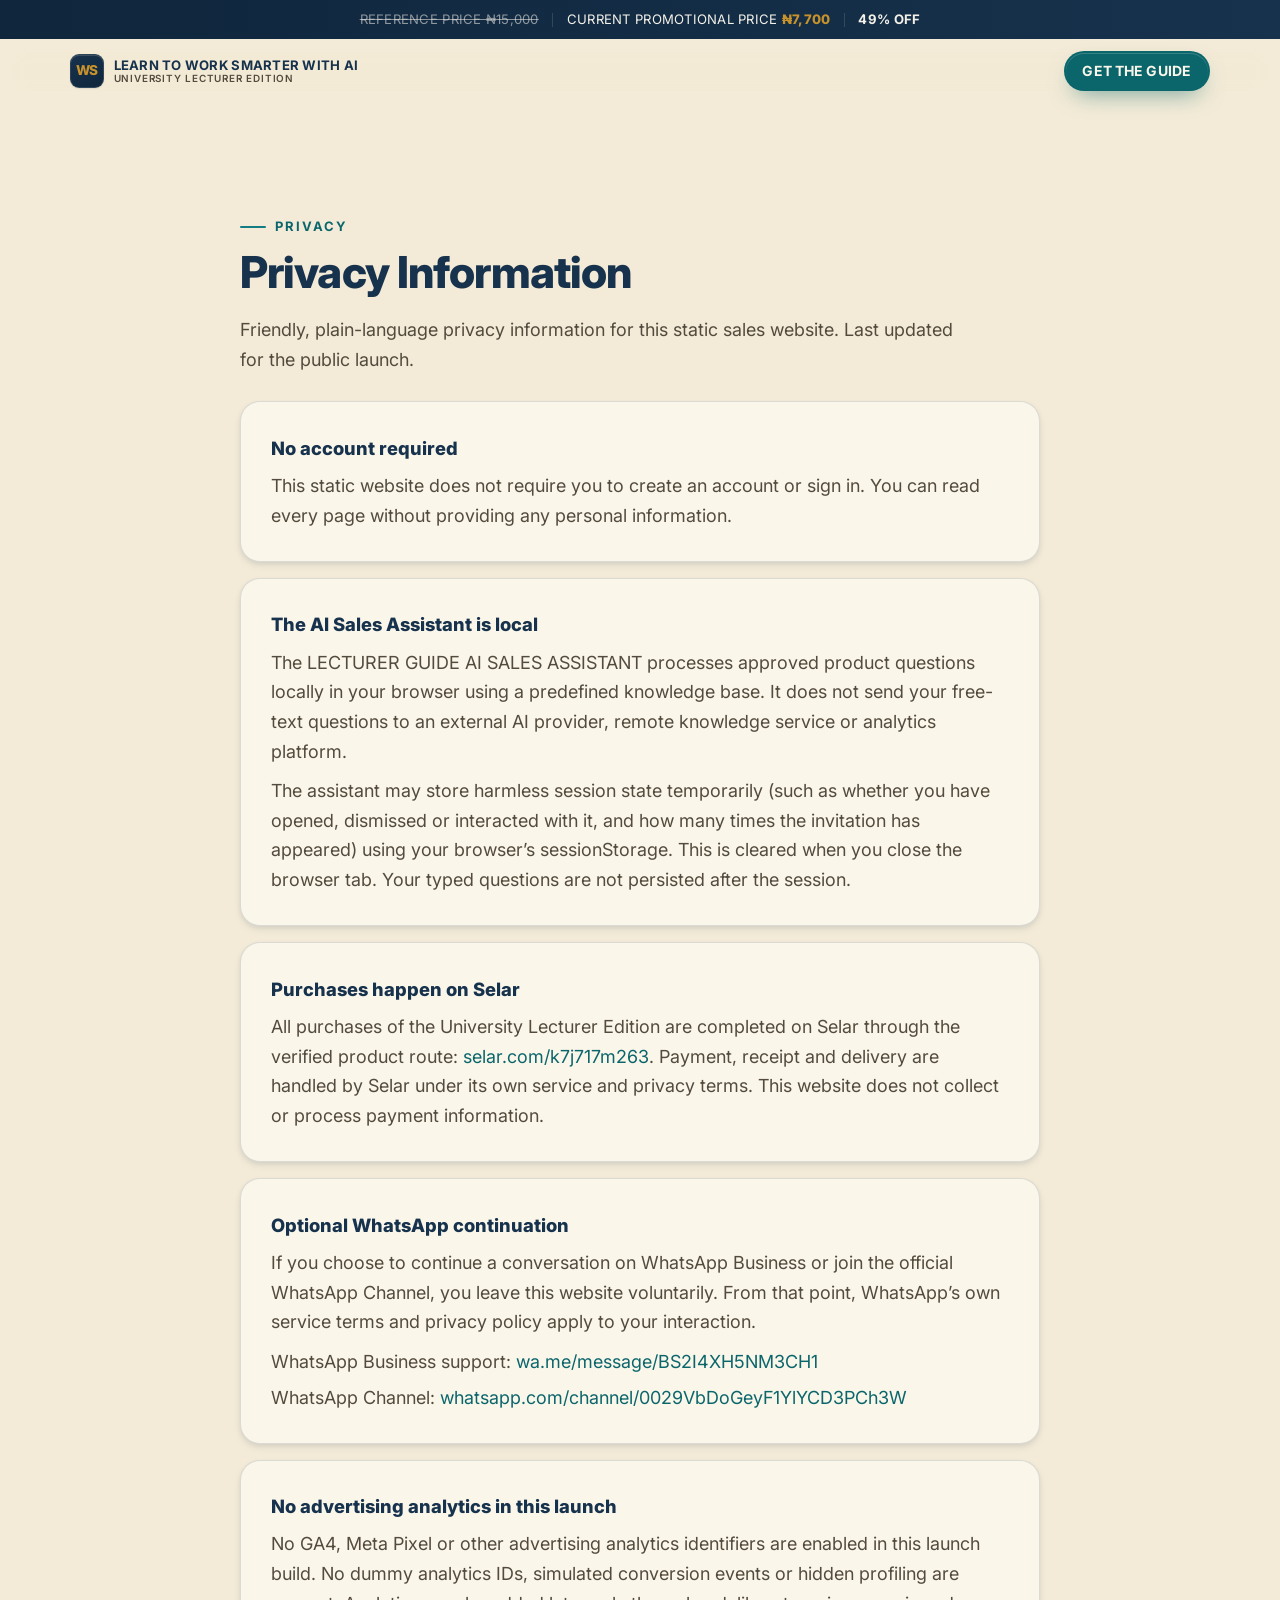
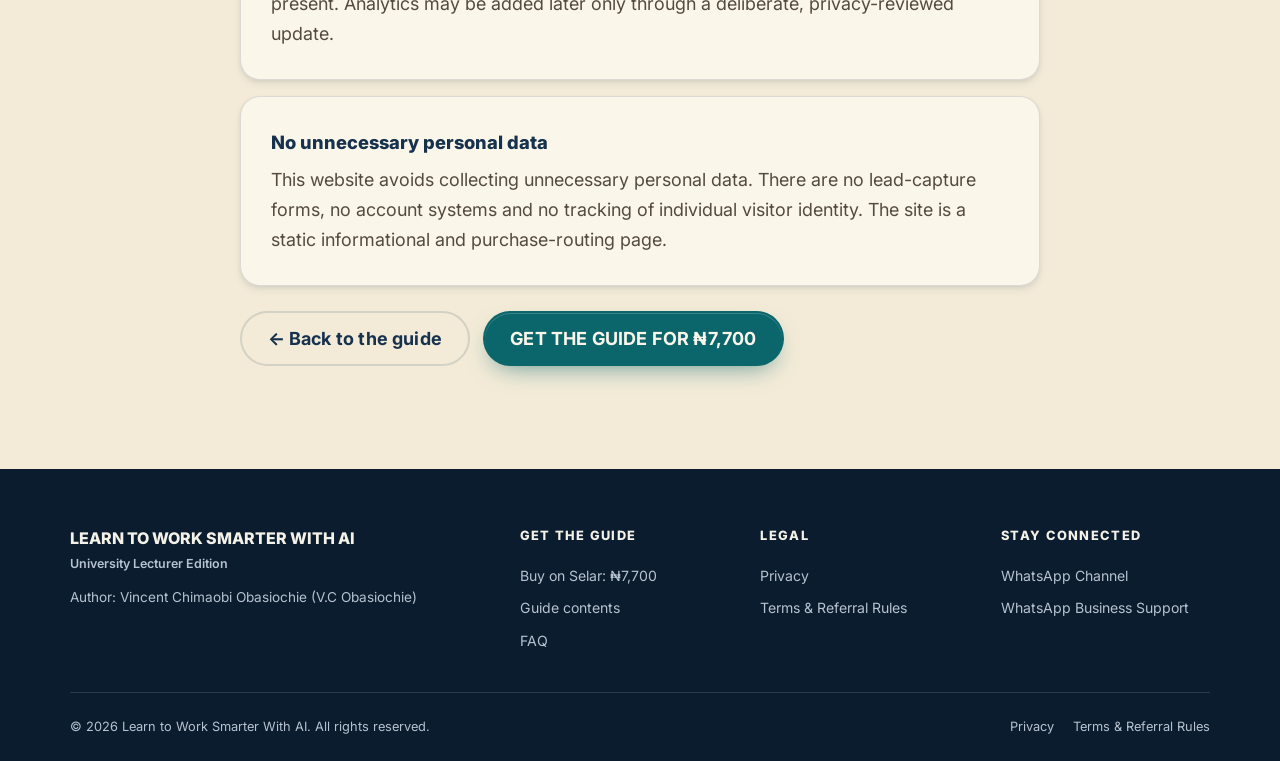
<file: privacy.html>
<!DOCTYPE html>
<html lang="en">
<head>
  <meta charset="UTF-8" />
  <meta name="viewport" content="width=device-width, initial-scale=1.0" />
  <title>Privacy | Learn to Work Smarter With AI: University Lecturer Edition</title>
  <meta name="description" content="Privacy information for the Learn to Work Smarter With AI University Lecturer Edition static sales website. No account, no advertising analytics, predefined local assistant answers." />
  <link rel="canonical" href="https://worksmarterai.github.io/privacy.html" />
  <link rel="icon" type="image/png" sizes="32x32" href="./favicon-32x32.png" />
  <link rel="apple-touch-icon" sizes="180x180" href="./apple-touch-icon.png" />
  <link rel="manifest" href="./site.webmanifest" />
  <meta name="theme-color" content="#17324D" />
  <link rel="preconnect" href="https://fonts.googleapis.com" />
  <link rel="preconnect" href="https://fonts.gstatic.com" crossorigin />
  <link href="https://fonts.googleapis.com/css2?family=Inter:wght@400;500;600;700;800;900&display=swap" rel="stylesheet" />
  <link rel="stylesheet" href="./css/styles.css" />
</head>
<body>
  <a href="#main" class="sr-only">Skip to main content</a>

  <div class="promo-bar">
    <div class="promo-bar__inner">
      <span class="promo-bar__ref">REFERENCE PRICE ₦15,000</span>
      <span class="promo-bar__sep" aria-hidden="true"></span>
      <span>CURRENT PROMOTIONAL PRICE <span class="promo-bar__now">₦7,700</span></span>
      <span class="promo-bar__sep" aria-hidden="true"></span>
      <span class="promo-bar__off">49% OFF</span>
    </div>
  </div>

  <header class="site-header" id="header">
    <div class="wrap site-header__inner">
      <a href="./index.html" class="brand" aria-label="Learn to Work Smarter With AI, home">
        <span class="brand__mark" aria-hidden="true"><span>WS</span></span>
        <span class="brand__txt"><b>LEARN TO WORK SMARTER WITH AI</b><small>University Lecturer Edition</small></span>
      </a>
      <div class="header-cta">
        <a href="https://selar.com/k7j717m263" class="btn btn--primary btn--sm" rel="noopener" target="_blank">GET THE GUIDE</a>
      </div>
    </div>
  </header>

  <main id="main" class="section">
    <div class="wrap wrap--narrow">
      <span class="eyebrow">PRIVACY</span>
      <h1 class="section-h2" style="margin-top:.6rem">Privacy Information</h1>
      <p class="section-lead">Friendly, plain-language privacy information for this static sales website. Last updated for the public launch.</p>

      <div class="frame frame--light card" style="margin-top:1.6rem">
        <h2 style="font-size:1.15rem;color:var(--c-navy);font-weight:800;margin-bottom:.5rem">No account required</h2>
        <p style="color:var(--c-muted)">This static website does not require you to create an account or sign in. You can read every page without providing any personal information.</p>
      </div>

      <div class="frame frame--light card" style="margin-top:1rem">
        <h2 style="font-size:1.15rem;color:var(--c-navy);font-weight:800;margin-bottom:.5rem">The AI Sales Assistant is local</h2>
        <p style="color:var(--c-muted)">The LECTURER GUIDE AI SALES ASSISTANT processes approved product questions locally in your browser using a predefined knowledge base. It does not send your free-text questions to an external AI provider, remote knowledge service or analytics platform.</p>
        <p style="color:var(--c-muted);margin-top:.6rem">The assistant may store harmless session state temporarily (such as whether you have opened, dismissed or interacted with it, and how many times the invitation has appeared) using your browser&rsquo;s sessionStorage. This is cleared when you close the browser tab. Your typed questions are not persisted after the session.</p>
      </div>

      <div class="frame frame--light card" style="margin-top:1rem">
        <h2 style="font-size:1.15rem;color:var(--c-navy);font-weight:800;margin-bottom:.5rem">Purchases happen on Selar</h2>
        <p style="color:var(--c-muted)">All purchases of the University Lecturer Edition are completed on Selar through the verified product route: <a href="https://selar.com/k7j717m263" target="_blank" rel="noopener">selar.com/k7j717m263</a>. Payment, receipt and delivery are handled by Selar under its own service and privacy terms. This website does not collect or process payment information.</p>
      </div>

      <div class="frame frame--light card" style="margin-top:1rem">
        <h2 style="font-size:1.15rem;color:var(--c-navy);font-weight:800;margin-bottom:.5rem">Optional WhatsApp continuation</h2>
        <p style="color:var(--c-muted)">If you choose to continue a conversation on WhatsApp Business or join the official WhatsApp Channel, you leave this website voluntarily. From that point, WhatsApp&rsquo;s own service terms and privacy policy apply to your interaction.</p>
        <ul style="margin-top:.6rem;display:grid;gap:.4rem;color:var(--c-muted)">
          <li>WhatsApp Business support: <a href="https://wa.me/message/BS2I4XH5NM3CH1" target="_blank" rel="noopener">wa.me/message/BS2I4XH5NM3CH1</a></li>
          <li>WhatsApp Channel: <a href="https://whatsapp.com/channel/0029VbDoGeyF1YlYCD3PCh3W" target="_blank" rel="noopener">whatsapp.com/channel/0029VbDoGeyF1YlYCD3PCh3W</a></li>
        </ul>
      </div>

      <div class="frame frame--light card" style="margin-top:1rem">
        <h2 style="font-size:1.15rem;color:var(--c-navy);font-weight:800;margin-bottom:.5rem">No advertising analytics in this launch</h2>
        <p style="color:var(--c-muted)">No GA4, Meta Pixel or other advertising analytics identifiers are enabled in this launch build. No dummy analytics IDs, simulated conversion events or hidden profiling are present. Analytics may be added later only through a deliberate, privacy-reviewed update.</p>
      </div>

      <div class="frame frame--light card" style="margin-top:1rem">
        <h2 style="font-size:1.15rem;color:var(--c-navy);font-weight:800;margin-bottom:.5rem">No unnecessary personal data</h2>
        <p style="color:var(--c-muted)">This website avoids collecting unnecessary personal data. There are no lead-capture forms, no account systems and no tracking of individual visitor identity. The site is a static informational and purchase-routing page.</p>
      </div>

      <div style="margin-top:1.6rem">
        <a href="./index.html" class="btn btn--ghost-light">← Back to the guide</a>
        <a href="https://selar.com/k7j717m263" class="btn btn--primary" rel="noopener" target="_blank" style="margin-left:.5rem">GET THE GUIDE FOR ₦7,700</a>
      </div>
    </div>
  </main>

  <footer class="site-footer">
    <div class="wrap">
      <div class="site-footer__grid">
        <div class="footer-col">
          <div class="footer-brand">LEARN TO WORK SMARTER WITH AI<small>University Lecturer Edition</small></div>
          <p style="margin-top:.7rem;font-size:0.85rem">Author: Vincent Chimaobi Obasiochie (V.C Obasiochie)</p>
        </div>
        <div class="footer-col">
          <h4>Get the Guide</h4>
          <a href="https://selar.com/k7j717m263" target="_blank" rel="noopener">Buy on Selar: ₦7,700</a>
          <a href="./index.html#contents">Guide contents</a>
          <a href="./index.html#faq">FAQ</a>
        </div>
        <div class="footer-col">
          <h4>Legal</h4>
          <a href="./privacy.html">Privacy</a>
          <a href="./terms.html">Terms &amp; Referral Rules</a>
        </div>
        <div class="footer-col">
          <h4>Stay Connected</h4>
          <a href="https://whatsapp.com/channel/0029VbDoGeyF1YlYCD3PCh3W" target="_blank" rel="noopener">WhatsApp Channel</a>
          <a href="https://wa.me/message/BS2I4XH5NM3CH1" target="_blank" rel="noopener">WhatsApp Business Support</a>
        </div>
      </div>
      <div class="footer-bottom">
        <span>© <span id="year">2026</span> Learn to Work Smarter With AI. All rights reserved.</span>
        <div class="footer-bottom__links">
          <a href="./privacy.html">Privacy</a>
          <a href="./terms.html">Terms &amp; Referral Rules</a>
        </div>
      </div>
    </div>
  </footer>
  <script>
    document.getElementById('year').textContent = new Date().getFullYear();
  </script>
</body>
</html>
</file>
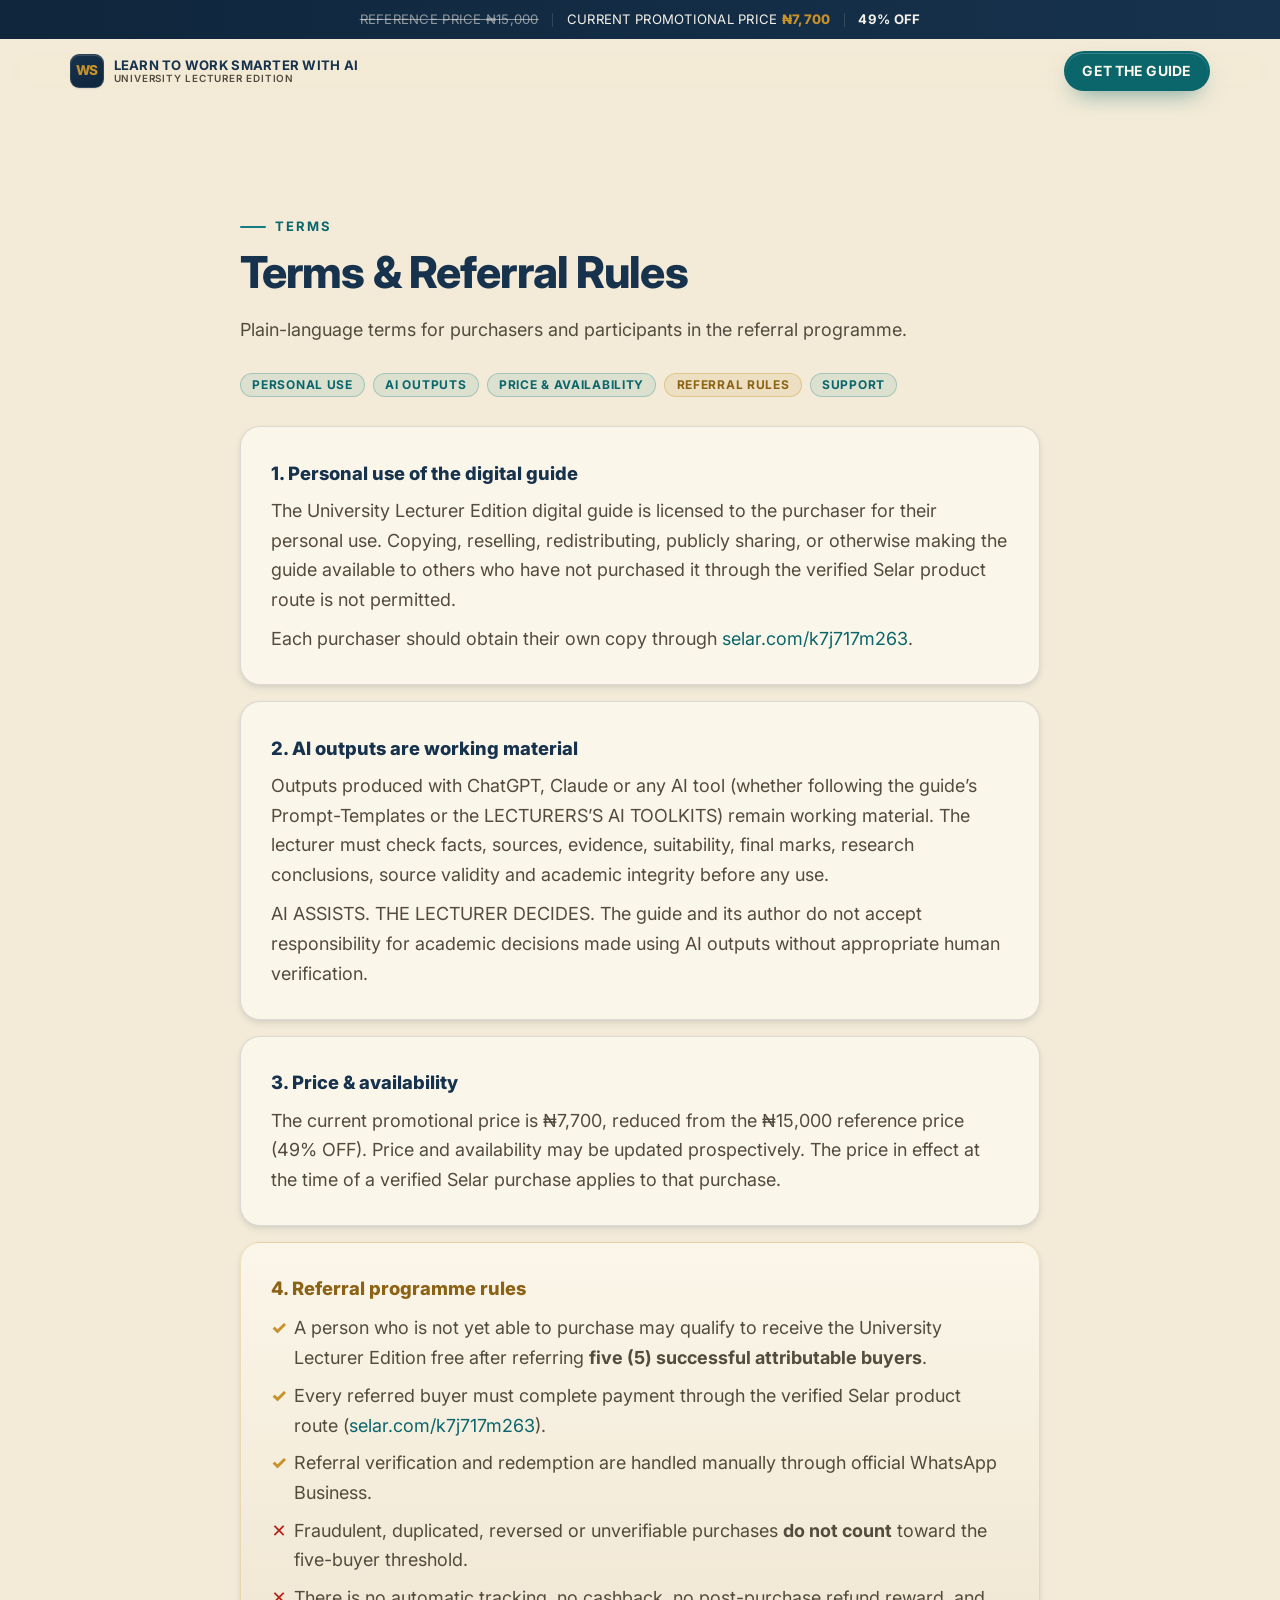
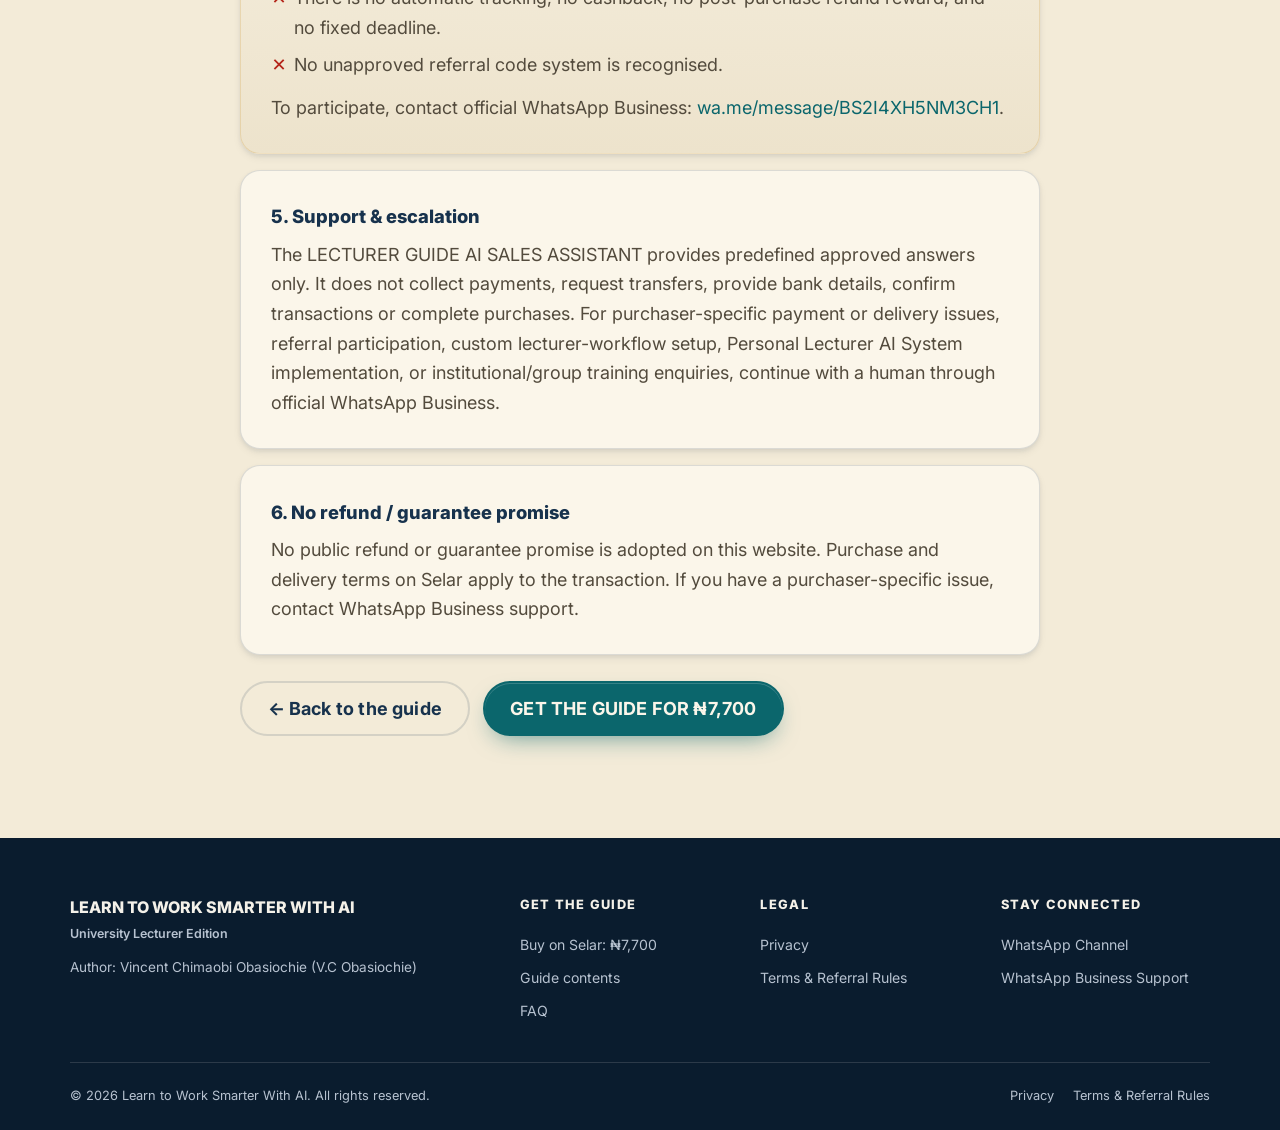
<file: terms.html>
<!DOCTYPE html>
<html lang="en">
<head>
  <meta charset="UTF-8" />
  <meta name="viewport" content="width=device-width, initial-scale=1.0" />
  <title>Terms &amp; Referral Rules | Learn to Work Smarter With AI: University Lecturer Edition</title>
  <meta name="description" content="Terms of personal use and the referral programme rules for the Learn to Work Smarter With AI University Lecturer Edition." />
  <link rel="canonical" href="https://worksmarterai.github.io/terms.html" />
  <link rel="icon" type="image/png" sizes="32x32" href="./favicon-32x32.png" />
  <link rel="apple-touch-icon" sizes="180x180" href="./apple-touch-icon.png" />
  <link rel="manifest" href="./site.webmanifest" />
  <meta name="theme-color" content="#17324D" />
  <link rel="preconnect" href="https://fonts.googleapis.com" />
  <link rel="preconnect" href="https://fonts.gstatic.com" crossorigin />
  <link href="https://fonts.googleapis.com/css2?family=Inter:wght@400;500;600;700;800;900&display=swap" rel="stylesheet" />
  <link rel="stylesheet" href="./css/styles.css" />
</head>
<body>
  <a href="#main" class="sr-only">Skip to main content</a>

  <div class="promo-bar">
    <div class="promo-bar__inner">
      <span class="promo-bar__ref">REFERENCE PRICE ₦15,000</span>
      <span class="promo-bar__sep" aria-hidden="true"></span>
      <span>CURRENT PROMOTIONAL PRICE <span class="promo-bar__now">₦7,700</span></span>
      <span class="promo-bar__sep" aria-hidden="true"></span>
      <span class="promo-bar__off">49% OFF</span>
    </div>
  </div>

  <header class="site-header" id="header">
    <div class="wrap site-header__inner">
      <a href="./index.html" class="brand" aria-label="Learn to Work Smarter With AI, home">
        <span class="brand__mark" aria-hidden="true"><span>WS</span></span>
        <span class="brand__txt"><b>LEARN TO WORK SMARTER WITH AI</b><small>University Lecturer Edition</small></span>
      </a>
      <div class="header-cta">
        <a href="https://selar.com/k7j717m263" class="btn btn--primary btn--sm" rel="noopener" target="_blank">GET THE GUIDE</a>
      </div>
    </div>
  </header>

  <main id="main" class="section">
    <div class="wrap wrap--narrow">
      <span class="eyebrow">TERMS</span>
      <h1 class="section-h2" style="margin-top:.6rem">Terms &amp; Referral Rules</h1>
      <p class="section-lead">Plain-language terms for purchasers and participants in the referral programme.</p>

      <nav style="margin-top:1.4rem" aria-label="On this page">
        <ul style="display:flex;flex-wrap:wrap;gap:.5rem">
          <li><a href="#personal-use" class="badge badge--teal badge--hover">Personal Use</a></li>
          <li><a href="#ai-outputs" class="badge badge--teal badge--hover">AI Outputs</a></li>
          <li><a href="#price" class="badge badge--teal badge--hover">Price &amp; Availability</a></li>
          <li><a href="#referral-rules" class="badge badge--gold badge--hover">Referral Rules</a></li>
          <li><a href="#support" class="badge badge--teal badge--hover">Support</a></li>
        </ul>
      </nav>

      <div class="frame frame--light card" id="personal-use" style="margin-top:1.8rem">
        <h2 style="font-size:1.15rem;color:var(--c-navy);font-weight:800;margin-bottom:.5rem">1. Personal use of the digital guide</h2>
        <p style="color:var(--c-muted)">The University Lecturer Edition digital guide is licensed to the purchaser for their personal use. Copying, reselling, redistributing, publicly sharing, or otherwise making the guide available to others who have not purchased it through the verified Selar product route is not permitted.</p>
        <p style="color:var(--c-muted);margin-top:.6rem">Each purchaser should obtain their own copy through <a href="https://selar.com/k7j717m263" target="_blank" rel="noopener">selar.com/k7j717m263</a>.</p>
      </div>

      <div class="frame frame--light card" id="ai-outputs" style="margin-top:1rem">
        <h2 style="font-size:1.15rem;color:var(--c-navy);font-weight:800;margin-bottom:.5rem">2. AI outputs are working material</h2>
        <p style="color:var(--c-muted)">Outputs produced with ChatGPT, Claude or any AI tool (whether following the guide&rsquo;s Prompt-Templates or the LECTURERS&rsquo;S AI TOOLKITS) remain working material. The lecturer must check facts, sources, evidence, suitability, final marks, research conclusions, source validity and academic integrity before any use.</p>
        <p style="color:var(--c-muted);margin-top:.6rem">AI ASSISTS. THE LECTURER DECIDES. The guide and its author do not accept responsibility for academic decisions made using AI outputs without appropriate human verification.</p>
      </div>

      <div class="frame frame--light card" id="price" style="margin-top:1rem">
        <h2 style="font-size:1.15rem;color:var(--c-navy);font-weight:800;margin-bottom:.5rem">3. Price &amp; availability</h2>
        <p style="color:var(--c-muted)">The current promotional price is ₦7,700, reduced from the ₦15,000 reference price (49% OFF). Price and availability may be updated prospectively. The price in effect at the time of a verified Selar purchase applies to that purchase.</p>
      </div>

      <div class="frame frame--value card" id="referral-rules" style="margin-top:1rem">
        <h2 style="font-size:1.15rem;color:#8C6315;font-weight:800;margin-bottom:.5rem">4. Referral programme rules</h2>
        <ul style="color:var(--c-muted);display:grid;gap:.5rem;margin-top:.6rem">
          <li style="position:relative;padding-left:1.4rem"><span style="position:absolute;left:0;color:var(--c-gold);font-weight:800">✓</span> A person who is not yet able to purchase may qualify to receive the University Lecturer Edition free after referring <strong>five (5) successful attributable buyers</strong>.</li>
          <li style="position:relative;padding-left:1.4rem"><span style="position:absolute;left:0;color:var(--c-gold);font-weight:800">✓</span> Every referred buyer must complete payment through the verified Selar product route (<a href="https://selar.com/k7j717m263" target="_blank" rel="noopener">selar.com/k7j717m263</a>).</li>
          <li style="position:relative;padding-left:1.4rem"><span style="position:absolute;left:0;color:var(--c-gold);font-weight:800">✓</span> Referral verification and redemption are handled manually through official WhatsApp Business.</li>
          <li style="position:relative;padding-left:1.4rem"><span style="position:absolute;left:0;color:var(--c-red);font-weight:800">✕</span> Fraudulent, duplicated, reversed or unverifiable purchases <strong>do not count</strong> toward the five-buyer threshold.</li>
          <li style="position:relative;padding-left:1.4rem"><span style="position:absolute;left:0;color:var(--c-red);font-weight:800">✕</span> There is no automatic tracking, no cashback, no post-purchase refund reward, and no fixed deadline.</li>
          <li style="position:relative;padding-left:1.4rem"><span style="position:absolute;left:0;color:var(--c-red);font-weight:800">✕</span> No unapproved referral code system is recognised.</li>
        </ul>
        <p style="color:var(--c-muted);margin-top:.8rem">To participate, contact official WhatsApp Business: <a href="https://wa.me/message/BS2I4XH5NM3CH1" target="_blank" rel="noopener">wa.me/message/BS2I4XH5NM3CH1</a>.</p>
      </div>

      <div class="frame frame--light card" id="support" style="margin-top:1rem">
        <h2 style="font-size:1.15rem;color:var(--c-navy);font-weight:800;margin-bottom:.5rem">5. Support &amp; escalation</h2>
        <p style="color:var(--c-muted)">The LECTURER GUIDE AI SALES ASSISTANT provides predefined approved answers only. It does not collect payments, request transfers, provide bank details, confirm transactions or complete purchases. For purchaser-specific payment or delivery issues, referral participation, custom lecturer-workflow setup, Personal Lecturer AI System implementation, or institutional/group training enquiries, continue with a human through official WhatsApp Business.</p>
      </div>

      <div class="frame frame--light card" style="margin-top:1rem">
        <h2 style="font-size:1.15rem;color:var(--c-navy);font-weight:800;margin-bottom:.5rem">6. No refund / guarantee promise</h2>
        <p style="color:var(--c-muted)">No public refund or guarantee promise is adopted on this website. Purchase and delivery terms on Selar apply to the transaction. If you have a purchaser-specific issue, contact WhatsApp Business support.</p>
      </div>

      <div style="margin-top:1.6rem">
        <a href="./index.html" class="btn btn--ghost-light">← Back to the guide</a>
        <a href="https://selar.com/k7j717m263" class="btn btn--primary" rel="noopener" target="_blank" style="margin-left:.5rem">GET THE GUIDE FOR ₦7,700</a>
      </div>
    </div>
  </main>

  <footer class="site-footer">
    <div class="wrap">
      <div class="site-footer__grid">
        <div class="footer-col">
          <div class="footer-brand">LEARN TO WORK SMARTER WITH AI<small>University Lecturer Edition</small></div>
          <p style="margin-top:.7rem;font-size:0.85rem">Author: Vincent Chimaobi Obasiochie (V.C Obasiochie)</p>
        </div>
        <div class="footer-col">
          <h4>Get the Guide</h4>
          <a href="https://selar.com/k7j717m263" target="_blank" rel="noopener">Buy on Selar: ₦7,700</a>
          <a href="./index.html#contents">Guide contents</a>
          <a href="./index.html#faq">FAQ</a>
        </div>
        <div class="footer-col">
          <h4>Legal</h4>
          <a href="./privacy.html">Privacy</a>
          <a href="./terms.html">Terms &amp; Referral Rules</a>
        </div>
        <div class="footer-col">
          <h4>Stay Connected</h4>
          <a href="https://whatsapp.com/channel/0029VbDoGeyF1YlYCD3PCh3W" target="_blank" rel="noopener">WhatsApp Channel</a>
          <a href="https://wa.me/message/BS2I4XH5NM3CH1" target="_blank" rel="noopener">WhatsApp Business Support</a>
        </div>
      </div>
      <div class="footer-bottom">
        <span>© <span id="year">2026</span> Learn to Work Smarter With AI. All rights reserved.</span>
        <div class="footer-bottom__links">
          <a href="./privacy.html">Privacy</a>
          <a href="./terms.html">Terms &amp; Referral Rules</a>
        </div>
      </div>
    </div>
  </footer>
  <script>
    document.getElementById('year').textContent = new Date().getFullYear();
  </script>
</body>
</html>
</file>
<file: css/styles.css>
/* ==========================================================================
   LEARN TO WORK SMARTER WITH AI — University Lecturer Edition
   Advanced Styling System (locked per DOCX Sections 3-10, 36-42, 47)
   Stack: pure static CSS. No frameworks. GitHub Pages compatible.
   ========================================================================== */

/* ---------- 0. Design Tokens (locked colour + type system) ---------- */
:root{
  /* Locked colour system */
  --c-navy:        #17324D;   /* primary authority */
  --c-navy-dark:   #0F263C;   /* secondary authority */
  --c-navy-deeper: #0A1C2E;   /* deepest band */
  --c-teal:        #147D84;   /* action / accent */
  --c-teal-dark:   #0B666C;   /* primary CTA */
  --c-gold:        #C7922B;   /* value accent (restrained) */
  --c-green:       #0B7A53;   /* price / success */
  --c-warm-white:  #FCFBF7;   /* page background */
  --c-charcoal:    #1F2933;   /* body text */
  --c-red:         #B42318;   /* warning only */

  /* Warm cream tonal family — publication-aligned, milky-brown */
  --c-cream:     #F3EBD8;   /* warm milky cream — section / page background */
  --c-cream-2:   #EDE3CC;   /* deeper warm cream — warm-tint sections (rhythm) */
  --c-warm-white:#FBF6EA;   /* lighter cream — cards / inner surfaces (hierarchy) */
  --c-warm-50:   #F8F2E4;   /* lightest cream — worksheet / inset surfaces */
  --c-warm-100:  #EDE3CC;   /* alias of cream-2 for warm-tint sections */
  --c-warm-200:  #E5D9BE;   /* deeper cream — borders / placeholders */
  --c-warm-300:  #D9CDB0;
  --c-line:      rgba(23,50,77,0.14);
  --c-line-soft: rgba(23,50,77,0.08);
  --c-muted:     #534B3D;    /* warm-tinted muted text — AA on cream */
  --c-muted-2:   #6B6354;

  /* On-dark tokens */
  --c-on-dark:        #F4F1E9;
  --c-on-dark-muted:  #B7C2D0;
  --c-on-dark-faint:  rgba(244,241,233,0.55);
  --c-dark-line:      rgba(244,241,233,0.14);
  --c-dark-line-soft: rgba(244,241,233,0.07);

  /* Accent tokens */
  --c-teal-soft:  rgba(20,125,132,0.10);
  --c-teal-glow:  rgba(20,125,132,0.32);
  --c-gold-soft:  rgba(199,146,43,0.12);
  --c-gold-glow:  rgba(199,146,43,0.34);
  --c-green-soft: rgba(11,122,83,0.12);

  /* Typography */
  --font-sans: "Inter", "Segoe UI", system-ui, -apple-system, "Helvetica Neue", Arial, sans-serif;
  --font-serif: "Georgia", "Times New Roman", "Source Serif Pro", serif;

  /* Type scale */
  --fs-hero-h1: clamp(2.25rem, 5.4vw, 4rem);          /* 36-64px */
  --fs-section-h2: clamp(1.75rem, 3.5vw, 2.75rem);    /* 28-44px */
  --fs-h3: clamp(1.25rem, 2vw, 1.5rem);
  --fs-body: 1.0625rem;                                /* 17px mobile, 18 desktop handled per-breakpoint */
  --fs-eyebrow: 0.8125rem;
  --fs-micro: 0.75rem;

  /* Layout */
  --maxw: 1220px;
  --measure: 720px;
  --radius-sm: 8px;
  --radius: 14px;
  --radius-lg: 20px;
  --radius-xl: 28px;

  /* Shadows — layered, tinted */
  --sh-1: 0 1px 2px rgba(15,38,60,0.06), 0 1px 1px rgba(15,38,60,0.04);
  --sh-2: 0 4px 10px -2px rgba(15,38,60,0.10), 0 2px 4px rgba(15,38,60,0.06);
  --sh-3: 0 14px 36px -10px rgba(15,38,60,0.20), 0 6px 12px -6px rgba(15,38,60,0.12);
  --sh-4: 0 30px 70px -22px rgba(15,38,60,0.34), 0 12px 24px -10px rgba(15,38,60,0.16);
  --sh-product: 0 40px 80px -30px rgba(10,28,46,0.55), 0 18px 40px -18px rgba(10,28,46,0.40);

  /* Motion */
  --ease: cubic-bezier(0.22, 0.61, 0.36, 1);
  --ease-soft: cubic-bezier(0.4, 0, 0.2, 1);
  --dur: 0.34s;

  /* Z-layers */
  --z-header: 100;
  --z-mobilebar: 90;
  --z-assistant: 95;
  --z-invite: 96;
}

/* ---------- 1. Reset & base ---------- */
*,*::before,*::after{box-sizing:border-box;margin:0;padding:0}
html{scroll-behavior:smooth;-webkit-text-size-adjust:100%}
@media (prefers-reduced-motion: reduce){
  html{scroll-behavior:auto}
  *,*::before,*::after{animation-duration:0.001ms !important;animation-iteration-count:1 !important;transition-duration:0.001ms !important;scroll-behavior:auto !important}
}
body{
  font-family:var(--font-sans);
  background:var(--c-cream);
  color:var(--c-charcoal);
  font-size:var(--fs-body);
  line-height:1.65;
  -webkit-font-smoothing:antialiased;
  -moz-osx-font-smoothing:grayscale;
  text-rendering:optimizeLegibility;
  overflow-x:hidden;
  min-height:100vh;
  display:flex;
  flex-direction:column;
}
main{flex:1 0 auto}
img,video{max-width:100%;display:block;height:auto}
a{color:var(--c-teal-dark);text-decoration:none}
a:hover{text-decoration:underline}
button{font:inherit;cursor:pointer;color:inherit;background:none;border:none}
ul,ol{list-style:none}
:focus-visible{outline:3px solid var(--c-teal);outline-offset:3px;border-radius:4px}

/* ---------- 2. Layout primitives ---------- */
.wrap{width:100%;max-width:var(--maxw);margin-inline:auto;padding-inline:clamp(1.25rem,4vw,2.5rem)}
.wrap--narrow{max-width:880px}
.measure{max-width:var(--measure)}
.section{padding-block:clamp(3.5rem,8vw,6.5rem)}
.section--tight{padding-block:clamp(2.5rem,5vw,4rem)}
.section--dark{background:var(--c-navy);color:var(--c-on-dark)}
.section--dark-deep{background:var(--c-navy-dark);color:var(--c-on-dark)}
.section--deeper{background:linear-gradient(180deg,var(--c-navy-dark),var(--c-navy-deeper));color:var(--c-on-dark)}
.section--warm-tint{background:var(--c-cream-2)}
.section--cream{background:var(--c-warm-50)}

/* Section eyebrow + heading rhythm */
.eyebrow{
  display:inline-flex;align-items:center;gap:0.55rem;
  font-size:var(--fs-eyebrow);font-weight:700;letter-spacing:0.16em;
  text-transform:uppercase;color:var(--c-teal-dark);
}
.eyebrow::before{content:"";width:26px;height:2px;background:var(--c-teal);display:inline-block;border-radius:2px}
.section--dark .eyebrow,.section--dark-deep .eyebrow,.section--deeper .eyebrow{color:var(--c-gold)}
.section--dark .eyebrow::before,.section--dark-deep .eyebrow::before,.section--deeper .eyebrow::before{background:var(--c-gold)}
.section-h2{font-size:var(--fs-section-h2);line-height:1.14;font-weight:800;letter-spacing:-0.02em;color:var(--c-navy);margin-top:0.85rem}
.section--dark .section-h2,.section--dark-deep .section-h2,.section--deeper .section-h2{color:var(--c-on-dark)}
.section-lead{font-size:1.125rem;line-height:1.7;color:var(--c-muted);margin-top:1.1rem;max-width:var(--measure)}
.section--dark .section-lead,.section--dark-deep .section-lead,.section--deeper .section-lead{color:var(--c-on-dark-muted)}
.section-head{margin-bottom:clamp(2rem,4vw,3.25rem)}
.section-head--center{text-align:center;margin-inline:auto;max-width:760px}
.section-head--center .eyebrow::before{display:none}
.section-head--center .eyebrow{justify-content:center}

/* ---------- 3. Badge system (Section 7) ---------- */
.badge{
  display:inline-flex;align-items:center;gap:0.4rem;
  padding:0.32rem 0.7rem;border-radius:999px;
  font-size:var(--fs-micro);font-weight:700;letter-spacing:0.06em;text-transform:uppercase;
  border:1px solid transparent;line-height:1;white-space:nowrap;
}
.badge--authority{background:var(--c-navy);color:var(--c-on-dark);border-color:rgba(244,241,233,0.18)}
.badge--teal{background:var(--c-teal-soft);color:var(--c-teal-dark);border-color:rgba(20,125,132,0.28)}
.badge--gold{background:var(--c-gold-soft);color:#8C6315;border-color:rgba(199,146,43,0.36)}
.badge--success{background:var(--c-green-soft);color:var(--c-green);border-color:rgba(11,122,83,0.32)}
.badge--neutral{background:var(--c-warm-100);color:var(--c-navy);border-color:var(--c-line)}
.badge--ghost-dark{background:transparent;color:var(--c-on-dark);border-color:var(--c-dark-line)}
/* Subtle backlight hover for interactive badges */
.badge--hover{transition:transform var(--dur) var(--ease),box-shadow var(--dur) var(--ease),border-color var(--dur) var(--ease)}
.badge--hover:hover{transform:translateY(-1px);box-shadow:0 0 0 3px var(--c-teal-soft),0 6px 16px -6px var(--c-teal-glow)}

/* ---------- 4. Frame & card system (Section 8) ---------- */
.frame{border-radius:var(--radius-lg);position:relative;background:var(--c-warm-white)}
/* A. Premium light frame */
.frame--light{border:1px solid var(--c-line);box-shadow:var(--sh-2);background:var(--c-warm-white)}
/* B. Dark authority frame */
.frame--dark{background:linear-gradient(160deg,var(--c-navy),var(--c-navy-dark));color:var(--c-on-dark);border:1px solid rgba(244,241,233,0.10);box-shadow:var(--sh-3)}
.frame--dark .eyebrow{color:var(--c-gold)}
.frame--dark .eyebrow::before{background:var(--c-gold)}
/* C. Workflow frame */
.frame--workflow{background:var(--c-warm-50);border:1px solid var(--c-line);box-shadow:var(--sh-1)}
/* D. Value frame */
.frame--value{background:linear-gradient(180deg,var(--c-warm-white),var(--c-warm-100));border:1px solid rgba(199,146,43,0.22);box-shadow:var(--sh-2)}
/* E. Success / price frame */
.frame--price{background:var(--c-warm-white);border:1px solid var(--c-line);box-shadow:var(--sh-3)}

.card{padding:clamp(1.4rem,2.4vw,1.9rem);border-radius:var(--radius-lg);height:100%}
.card--tight{padding:1.2rem}

/* Frame backlight hover (premium, hierarchical — not applied to every card) */
.frame--hover{transition:transform var(--dur) var(--ease),box-shadow var(--dur) var(--ease),border-color var(--dur) var(--ease)}
.frame--hover::before{
  content:"";position:absolute;inset:-1px;border-radius:inherit;
  background:radial-gradient(420px circle at var(--mx,50%) var(--my,0%),var(--c-teal-glow),transparent 60%);
  opacity:0;transition:opacity var(--dur) var(--ease);pointer-events:none;z-index:0;
}
.frame--hover:hover{transform:translateY(-3px);box-shadow:var(--sh-4);border-color:rgba(20,125,132,0.34)}
.frame--hover:hover::before{opacity:0.5}
.frame--hover > *{position:relative;z-index:1}
.frame--hover.frame--value::before{background:radial-gradient(420px circle at var(--mx,50%) var(--my,0%),var(--c-gold-glow),transparent 60%)}
.frame--hover.frame--value:hover{border-color:rgba(199,146,43,0.42)}

/* ---------- 5. CTA / button system (Section 36) ---------- */
.btn{
  display:inline-flex;align-items:center;justify-content:center;gap:0.55rem;
  font-weight:700;letter-spacing:0.01em;text-align:center;
  padding:0.92rem 1.6rem;border-radius:999px;
  border:2px solid transparent;cursor:pointer;
  transition:transform var(--dur) var(--ease),box-shadow var(--dur) var(--ease),background var(--dur) var(--ease),border-color var(--dur) var(--ease),color var(--dur) var(--ease);
  min-height:48px;line-height:1.2;text-decoration:none;
}
.btn:active{transform:translateY(1px)}
.btn--primary{background:var(--c-teal-dark);color:var(--c-warm-white);box-shadow:0 10px 24px -10px rgba(11,102,108,0.65),inset 0 1px 0 rgba(255,255,255,0.18)}
.btn--primary:hover{background:#0a5760;transform:translateY(-2px);box-shadow:0 16px 34px -12px rgba(11,102,108,0.72),0 0 0 4px var(--c-teal-soft);text-decoration:none}
.btn--primary:focus-visible{outline:3px solid var(--c-gold);outline-offset:3px}
.btn--gold{background:var(--c-gold);color:#2a1e05;box-shadow:0 10px 24px -10px rgba(199,146,43,0.55)}
.btn--gold:hover{background:#b5821d;transform:translateY(-2px);box-shadow:0 16px 34px -12px rgba(199,146,43,0.6);text-decoration:none}
.btn--ghost-light{background:transparent;color:var(--c-navy);border-color:var(--c-line)}
.btn--ghost-light:hover{border-color:var(--c-teal);color:var(--c-teal-dark);background:var(--c-teal-soft);text-decoration:none}
.btn--ghost-dark{background:rgba(244,241,233,0.06);color:var(--c-on-dark);border-color:var(--c-dark-line)}
.btn--ghost-dark:hover{background:rgba(244,241,233,0.12);border-color:var(--c-gold);color:var(--c-gold);text-decoration:none}
.btn--whatsapp{background:#0B7A53;color:#fff}
.btn--whatsapp:hover{background:#0a6646;transform:translateY(-2px);box-shadow:0 16px 34px -12px rgba(11,122,83,0.55);text-decoration:none}
.btn--block{display:flex;width:100%}
.btn--lg{padding:1.05rem 1.9rem;min-height:54px;font-size:1.0625rem}
.btn--sm{padding:0.6rem 1.05rem;min-height:40px;font-size:0.875rem}
.btn:disabled,.btn--disabled{opacity:0.55;cursor:not-allowed;pointer-events:none}
.btn .icon{width:18px;height:18px;flex:none}

/* Text link */
.tlink{color:var(--c-teal-dark);font-weight:600;border-bottom:1px solid rgba(11,102,108,0.32);padding-bottom:1px;transition:border-color var(--dur) var(--ease),color var(--dur) var(--ease)}
.tlink:hover{color:var(--c-navy);border-color:var(--c-teal);text-decoration:none}

/* ---------- 6. Hanging retail sale tag (Section 7 / 12 / 29 — 49% OFF ONLY) ---------- */
.sale-tag{
  position:relative;display:inline-flex;flex-direction:column;align-items:center;justify-content:center;
  width:84px;height:96px;
  background:linear-gradient(160deg,#cf2b2b,#B42318);
  color:#fff;font-weight:800;
  clip-path:polygon(50% 0,100% 0,100% 100%,50% 88%,0 100%,0 0);
  box-shadow:0 14px 30px -12px rgba(180,35,24,0.6),inset 0 1px 0 rgba(255,255,255,0.22);
  text-align:center;
}
.sale-tag::before{
  content:"";position:absolute;top:9px;left:50%;transform:translateX(-50%);
  width:11px;height:11px;border-radius:50%;background:var(--c-warm-white);
  box-shadow:inset 0 0 0 2px rgba(180,35,24,0.55);
}
.sale-tag__small{font-size:0.62rem;letter-spacing:0.14em;text-transform:uppercase;opacity:0.92;margin-top:0.7rem}
.sale-tag__big{font-size:1.55rem;line-height:1;letter-spacing:-0.02em;margin-top:1px}
.sale-tag--lg{width:104px;height:118px}
.sale-tag--lg .sale-tag__big{font-size:1.95rem}
.sale-tag--lg .sale-tag__small{font-size:0.7rem}

/* ---------- 7. Price treatment ---------- */
.price{display:flex;align-items:baseline;gap:0.6rem;flex-wrap:wrap}
.price__ref{color:var(--c-muted-2);text-decoration:line-through;text-decoration-thickness:2px;font-size:1.05rem;font-weight:600}
.price__now{font-size:clamp(2rem,4.2vw,2.75rem);font-weight:800;color:var(--c-navy);letter-spacing:-0.02em;line-height:1}
.price__now--green{color:var(--c-green)}
.price__note{font-size:0.85rem;color:var(--c-muted)}

/* ---------- 8. Header / sticky nav (Section 13) ---------- */
.site-header{
  position:sticky;top:0;z-index:var(--z-header);
  background:rgba(243,235,216,0.86);
  backdrop-filter:saturate(150%) blur(12px);
  -webkit-backdrop-filter:saturate(150%) blur(12px);
  border-bottom:1px solid transparent;
  transition:border-color var(--dur) var(--ease),background var(--dur) var(--ease),box-shadow var(--dur) var(--ease);
}
.site-header.is-scrolled{border-color:var(--c-line);box-shadow:0 6px 24px -16px rgba(15,38,60,0.4)}
.site-header__inner{display:flex;align-items:center;justify-content:space-between;gap:1rem;height:64px}
.brand{display:flex;align-items:center;gap:0.6rem;font-weight:800;letter-spacing:-0.01em;color:var(--c-navy);font-size:0.98rem;line-height:1.15}
.brand:hover{text-decoration:none}
.brand__mark{
  width:34px;height:34px;border-radius:9px;flex:none;overflow:hidden;
  background:linear-gradient(150deg,var(--c-navy),var(--c-navy-dark));
  display:grid;place-items:center;color:var(--c-gold);font-weight:800;font-size:0.85rem;
  box-shadow:inset 0 1px 0 rgba(244,241,233,0.16),var(--sh-1);
  border:1px solid rgba(244,241,233,0.12);
}
.brand__mark img{width:100%;height:100%;object-fit:cover;object-position:center 30%;display:block}
.brand__mark span{display:block}
.brand__txt{display:flex;flex-direction:column}
.brand__txt b{font-size:0.82rem;letter-spacing:0.02em}
.brand__txt small{font-size:0.62rem;color:var(--c-muted);font-weight:600;letter-spacing:0.08em;text-transform:uppercase}
.nav{display:none;align-items:center;gap:0.35rem}
.nav a{padding:0.5rem 0.7rem;border-radius:8px;font-size:0.9rem;font-weight:600;color:var(--c-navy);transition:background var(--dur) var(--ease),color var(--dur) var(--ease)}
.nav a:hover{background:var(--c-teal-soft);color:var(--c-teal-dark);text-decoration:none}
.header-cta{display:flex;align-items:center;gap:0.5rem}
.menu-btn{display:inline-flex;align-items:center;justify-content:center;width:42px;height:42px;border-radius:10px;border:1px solid var(--c-line);background:var(--c-warm-white);color:var(--c-navy)}
.menu-btn:hover{border-color:var(--c-teal);color:var(--c-teal-dark)}
.menu-btn[aria-expanded="true"]{background:var(--c-navy);color:var(--c-warm-white);border-color:var(--c-navy)}

/* Mobile drawer */
.mobile-nav{position:fixed;inset:0;z-index:120;display:none}
.mobile-nav[data-open="true"]{display:block}
.mobile-nav__backdrop{position:absolute;inset:0;background:rgba(10,28,46,0.55);backdrop-filter:blur(2px);animation:fade 0.25s var(--ease)}
.mobile-nav__panel{position:absolute;top:0;right:0;bottom:0;width:min(82vw,360px);background:var(--c-warm-white);box-shadow:var(--sh-4);padding:1.25rem;display:flex;flex-direction:column;gap:0.4rem;animation:slideIn 0.3s var(--ease);overflow-y:auto}
.mobile-nav__head{display:flex;align-items:center;justify-content:space-between;margin-bottom:0.6rem}
.mobile-nav a{padding:0.85rem 0.8rem;border-radius:10px;font-weight:600;color:var(--c-navy);border-bottom:1px solid var(--c-line-soft)}
.mobile-nav a:hover{background:var(--c-teal-soft);color:var(--c-teal-dark);text-decoration:none}
.mobile-nav .btn{margin-top:0.8rem}
@keyframes fade{from{opacity:0}to{opacity:1}}
@keyframes slideIn{from{transform:translateX(20px);opacity:0}to{transform:translateX(0);opacity:1}}

/* ---------- 9. Promotional utility bar (Section 12) ---------- */
.promo-bar{background:linear-gradient(90deg,var(--c-navy-dark),var(--c-navy));color:var(--c-on-dark)}
.promo-bar__inner{display:flex;align-items:center;justify-content:center;gap:0.85rem;flex-wrap:wrap;padding:0.55rem 1rem;font-size:0.82rem;letter-spacing:0.02em}
.promo-bar__ref{color:var(--c-on-dark-faint);text-decoration:line-through}
.promo-bar__now{color:var(--c-gold);font-weight:800}
.promo-bar__sep{width:1px;height:14px;background:var(--c-dark-line)}
.promo-bar__off{color:var(--c-on-dark);font-weight:700}

/* ---------- 10. Hero (Section 11) ---------- */
.hero{position:relative;overflow:hidden;background:var(--c-warm-white)}
.hero::before{
  content:"";position:absolute;inset:0;z-index:0;
  background:
    radial-gradient(680px 420px at 78% 8%,rgba(20,125,132,0.12),transparent 70%),
    radial-gradient(560px 380px at 8% 24%,rgba(199,146,43,0.08),transparent 70%);
}
.hero__grid{position:relative;z-index:1;display:grid;grid-template-columns:1fr;gap:clamp(2rem,4vw,3rem);align-items:center;padding-block:clamp(2.5rem,5vw,4.5rem)}
.hero__copy .eyebrow{color:var(--c-teal-dark)}
.hero__h1{font-size:var(--fs-hero-h1);line-height:1.06;font-weight:800;letter-spacing:-0.025em;color:var(--c-navy);margin-top:0.9rem}
.hero__commercial{font-size:clamp(1.15rem,2.2vw,1.55rem);line-height:1.35;font-weight:700;color:var(--c-teal-dark);margin-top:1rem;letter-spacing:-0.01em;max-width:34ch}
.hero__body{margin-top:1.15rem;font-size:1.0625rem;line-height:1.7;color:var(--c-muted);max-width:60ch}
.hero__control{margin-top:1.1rem;display:inline-flex;align-items:center;gap:0.5rem;padding:0.5rem 0.95rem;border:1px solid var(--c-line);background:var(--c-warm-50);border-radius:999px;font-size:0.85rem;font-weight:700;letter-spacing:0.06em;text-transform:uppercase;color:var(--c-navy)}
.hero__control .dot{width:8px;height:8px;border-radius:50%;background:var(--c-teal);box-shadow:0 0 0 3px var(--c-teal-soft)}
.hero__cta-row{display:flex;flex-wrap:wrap;gap:0.75rem;margin-top:1.5rem}
.hero__microcopy{margin-top:1rem;font-size:0.86rem;color:var(--c-muted-2);max-width:50ch;line-height:1.55}
.hero__proof{margin-top:1.6rem;display:flex;flex-wrap:wrap;gap:0.4rem 0.5rem;align-items:center}
.proof-chip{
  display:inline-flex;align-items:center;gap:0.4rem;padding:0.4rem 0.7rem;border-radius:8px;
  background:var(--c-warm-100);border:1px solid var(--c-line);font-size:0.78rem;font-weight:700;color:var(--c-navy);letter-spacing:0.01em
}
.proof-chip b{color:var(--c-teal-dark)}
/* Interactive proof-chip badge — reuses existing chip look, adds affordances */
.proof-chip--btn{cursor:pointer;font:inherit;text-align:left;transition:transform var(--dur) var(--ease),box-shadow var(--dur) var(--ease),border-color var(--dur) var(--ease),background var(--dur) var(--ease)}
.proof-chip--btn:hover{transform:translateY(-1px);border-color:rgba(20,125,132,0.42);box-shadow:0 6px 14px -6px var(--c-teal-glow)}
.proof-chip--btn:active{transform:translateY(0)}
.proof-chip--btn:focus-visible{outline:3px solid var(--c-teal);outline-offset:2px}
.hero__price-row{margin-top:1.7rem;display:flex;align-items:center;gap:1rem;flex-wrap:wrap}
.hero__channel{margin-top:1.2rem;display:inline-flex;align-items:center;gap:0.5rem;font-size:0.92rem;font-weight:600;color:var(--c-green)}
.hero__channel a{color:var(--c-green);border-bottom:1px solid rgba(11,122,83,0.3)}
.hero__channel a:hover{color:#0a6646;text-decoration:none}

/* Hero visual / product mockup frame */
.hero__visual{position:relative;display:grid;place-items:center}
.product-stage{position:relative;width:100%;max-width:460px;margin-inline:auto}
.product-stage__glow{position:absolute;inset:-8% -4%;background:radial-gradient(closest-side,rgba(20,125,132,0.22),transparent 72%);filter:blur(6px);z-index:0}
.product-stage__frame{position:relative;z-index:1;border-radius:var(--radius-xl);overflow:hidden;background:linear-gradient(160deg,var(--c-navy),var(--c-navy-dark));padding:14px;box-shadow:var(--sh-product);border:1px solid rgba(244,241,233,0.10)}
.product-stage__frame img{width:100%;border-radius:var(--radius-lg);display:block}
.product-stage__tag{position:absolute;top:-14px;right:-10px;z-index:3;transform:rotate(8deg)}
.product-stage__badge{position:absolute;left:-12px;bottom:18px;z-index:3}

/* ---------- 11. Recognition / workload (Section 14) ---------- */
.recog-list{display:grid;grid-template-columns:1fr;gap:0.9rem;margin-top:1.5rem}
.recog-item{display:grid;grid-template-columns:auto 1fr;gap:0.9rem;align-items:start;padding:1.1rem 1.15rem;border-radius:var(--radius);background:var(--c-warm-white);border:1px solid var(--c-line);box-shadow:var(--sh-1)}
.recog-item__icon{width:38px;height:38px;border-radius:10px;background:var(--c-teal-soft);color:var(--c-teal-dark);display:grid;place-items:center;flex:none;border:1px solid rgba(20,125,132,0.22)}
.recog-item__icon svg{width:20px;height:20px}
.recog-item h3{font-size:1rem;font-weight:700;color:var(--c-navy)}
.recog-item p{font-size:0.9rem;color:var(--c-muted);margin-top:0.2rem;line-height:1.55}
.recog-item__arrow{font-size:0.82rem;font-weight:700;color:var(--c-teal-dark);margin-top:0.4rem}
.recog-cta{margin-top:1.6rem;padding:1.3rem 1.4rem;border-radius:var(--radius-lg);background:linear-gradient(120deg,var(--c-teal-soft),transparent);border:1px solid rgba(20,125,132,0.24);font-weight:700;color:var(--c-navy);font-size:1.05rem}

/* ---------- 12. Working method / 7-step (Section 17) ---------- */
.method-rail{display:grid;grid-template-columns:1fr;gap:0.8rem;margin-top:1.6rem;counter-reset:step}
.method-step{position:relative;padding:1.15rem 1.2rem 1.15rem 3.4rem;border-radius:var(--radius);background:var(--c-warm-white);border:1px solid var(--c-line);box-shadow:var(--sh-1)}
.method-step::before{counter-increment:step;content:counter(step,decimal-leading-zero);position:absolute;left:1rem;top:1.05rem;font-size:0.82rem;font-weight:800;color:var(--c-teal-dark);letter-spacing:0.04em}
.method-step h3{font-size:0.98rem;font-weight:800;color:var(--c-navy);text-transform:uppercase;letter-spacing:0.04em}
.method-step p{font-size:0.9rem;color:var(--c-muted);margin-top:0.25rem;line-height:1.55}
.method-step--human{border-color:rgba(11,122,83,0.34);background:linear-gradient(160deg,#f4fbf7,var(--c-warm-white))}
.method-step--human::before{color:var(--c-green)}
.method-step--save{border-color:rgba(199,146,43,0.32);background:linear-gradient(160deg,var(--c-gold-soft),var(--c-warm-white))}
.method-step--save::before{color:#8C6315}
.method-step__shield{position:absolute;right:1rem;top:1rem;color:var(--c-green)}

/* ---------- 13. Weak vs structured (Section 15) ---------- */
.compare{display:grid;grid-template-columns:1fr;gap:1rem;margin-top:1.6rem}
.compare__col{padding:1.5rem;border-radius:var(--radius-lg);border:1px solid var(--c-line)}
.compare__weak{background:#F2F1EC;border-color:#DCDAD2;color:var(--c-muted)}
.compare__weak h3{color:#6b7280;font-size:1.02rem;font-weight:700;text-transform:uppercase;letter-spacing:0.05em}
.compare__weak li{position:relative;padding:0.55rem 0 0.55rem 1.6rem;border-bottom:1px dashed rgba(0,0,0,0.08);font-size:0.92rem}
.compare__weak li::before{content:"✕";position:absolute;left:0;top:0.55rem;color:#9aa1ab;font-weight:700}
.compare__strong{background:linear-gradient(160deg,var(--c-navy),var(--c-navy-dark));color:var(--c-on-dark);border-color:rgba(20,125,132,0.4);box-shadow:var(--sh-3)}
.compare__strong h3{color:var(--c-gold);font-size:1.02rem;font-weight:700;text-transform:uppercase;letter-spacing:0.05em}
.compare__strong li{position:relative;padding:0.55rem 0 0.55rem 1.8rem;border-bottom:1px solid var(--c-dark-line-soft);font-size:0.92rem}
.compare__strong li::before{content:"";position:absolute;left:0;top:0.6rem;width:16px;height:16px;border-radius:50%;background:var(--c-teal);box-shadow:0 0 0 3px var(--c-teal-soft)}
.compare__strong li:last-child,.compare__weak li:last-child{border-bottom:none}

/* ---------- 14. Task builder 5-part (Section 16) ---------- */
.builder{display:grid;grid-template-columns:1fr;gap:0.9rem;margin-top:1.5rem}
.builder__step{display:grid;grid-template-columns:42px 1fr;gap:1rem;align-items:start;padding:1.1rem;border-radius:var(--radius);background:var(--c-warm-50);border:1px solid var(--c-line)}
.builder__num{width:42px;height:42px;border-radius:12px;background:var(--c-navy);color:var(--c-gold);display:grid;place-items:center;font-weight:800;font-size:1.1rem;flex:none}
.builder__step h3{font-size:0.95rem;font-weight:800;color:var(--c-navy);text-transform:uppercase;letter-spacing:0.03em}
.builder__step p{font-size:0.88rem;color:var(--c-muted);margin-top:0.2rem}
.builder__example{margin-top:0.55rem;font-family:var(--font-serif);font-size:0.86rem;color:var(--c-navy);background:var(--c-warm-white);border:1px dashed var(--c-line);padding:0.55rem 0.7rem;border-radius:8px;line-height:1.5}

/* ---------- 15. Product reveal + video (Section 18) ---------- */
.reveal{display:grid;grid-template-columns:1fr;gap:2rem;align-items:center;margin-top:1.6rem}
.reveal__visual{position:relative}
.reveal__covers{display:grid;grid-template-columns:1fr 1fr;gap:0.9rem;align-items:end}
.reveal__cover{border-radius:var(--radius);overflow:hidden;box-shadow:var(--sh-3);border:1px solid var(--c-line);background:var(--c-warm-white)}
.reveal__cover img{width:100%}
.reveal__cover--back{transform:translateY(18px)}
.reveal__points{display:grid;gap:0.7rem;margin-top:1.4rem}
.reveal__point{display:flex;gap:0.7rem;align-items:flex-start;font-size:0.95rem}
.reveal__point .tick{width:22px;height:22px;border-radius:50%;background:var(--c-green-soft);color:var(--c-green);display:grid;place-items:center;flex:none;font-size:0.75rem;font-weight:800;flex-shrink:0}

/* Video proof block */
.video-block{margin-top:1.6rem;border-radius:var(--radius-lg);overflow:hidden;background:linear-gradient(160deg,var(--c-navy),var(--c-navy-dark));border:1px solid rgba(244,241,233,0.10);box-shadow:var(--sh-3)}
.video-block__head{padding:1.2rem 1.4rem 0.6rem;display:flex;align-items:center;justify-content:space-between;gap:1rem;flex-wrap:wrap}
.video-block__title{color:var(--c-on-dark);font-weight:800;font-size:1.1rem;letter-spacing:-0.01em}
.video-block__media{padding:0.9rem 1.4rem 1.4rem;display:grid;place-items:center}
.video-shell{position:relative;max-width:300px;width:100%;border-radius:var(--radius);overflow:hidden;background:#000;box-shadow:0 30px 60px -25px rgba(0,0,0,0.7);border:1px solid rgba(244,241,233,0.12)}
.video-shell video{width:100%;display:block}
.video-caption{color:var(--c-on-dark-muted);font-size:0.85rem;text-align:center;margin-top:0.9rem;max-width:50ch}

/* ---------- 16. Navigation value (Section 1G) ---------- */
.nav-layers{display:grid;grid-template-columns:1fr;gap:1rem;margin-top:1.5rem}
.nav-layer{padding:1.4rem;border-radius:var(--radius-lg);background:var(--c-warm-white);border:1px solid var(--c-line);box-shadow:var(--sh-2)}
.nav-layer__num{font-size:0.78rem;font-weight:800;color:var(--c-gold);letter-spacing:0.1em;text-transform:uppercase}
.nav-layer h3{font-size:1.05rem;font-weight:800;color:var(--c-navy);margin-top:0.4rem}
.nav-layer p{font-size:0.92rem;color:var(--c-muted);margin-top:0.35rem;line-height:1.55}

/* ---------- 17. Capacity / pillars (Section 1E, 20) ---------- */
.pillars{display:grid;grid-template-columns:1fr;gap:1rem;margin-top:1.5rem}
.pillar{padding:1.5rem;border-radius:var(--radius-lg);border:1px solid var(--c-line);background:var(--c-warm-white);box-shadow:var(--sh-2);height:100%}
.pillar--time{border-top:4px solid var(--c-teal)}
.pillar--prod{border-top:4px solid var(--c-navy)}
.pillar--career{border-top:4px solid var(--c-gold)}
.pillar--more{border-top:4px solid var(--c-green)}
.pillar h3{font-size:0.82rem;font-weight:800;letter-spacing:0.1em;text-transform:uppercase;color:var(--c-teal-dark)}
.pillar--prod h3{color:var(--c-navy)}
.pillar--career h3{color:#8C6315}
.pillar--more h3{color:var(--c-green)}
.pillar__title{font-size:1.1rem;font-weight:800;color:var(--c-navy);margin-top:0.4rem}
.pillar ul{margin-top:0.7rem;display:grid;gap:0.5rem}
.pillar li{position:relative;padding-left:1.3rem;font-size:0.9rem;color:var(--c-muted);line-height:1.5}
.pillar li::before{content:"";position:absolute;left:0;top:0.5rem;width:7px;height:7px;border-radius:50%;background:var(--c-teal)}

/* ---------- 18. Outcomes grid (Section 20) ---------- */
.outcomes{display:grid;grid-template-columns:1fr;gap:0.9rem;margin-top:1.5rem}
.outcome{padding:1.2rem 1.25rem;border-radius:var(--radius);background:var(--c-warm-50);border:1px solid var(--c-line)}
.outcome h3{font-size:0.98rem;font-weight:700;color:var(--c-navy)}
.outcome p{font-size:0.88rem;color:var(--c-muted);margin-top:0.25rem;line-height:1.55}

/* ---------- 19. Toolkit (Section 21, 22) ---------- */
.toolkit-hero{display:grid;grid-template-columns:1fr;gap:1.5rem;margin-top:1.6rem;align-items:start}
.toolkit-stats{display:grid;grid-template-columns:repeat(2,1fr);gap:0.8rem}
.toolkit-stat{padding:1.1rem;border-radius:var(--radius);background:var(--c-warm-white);border:1px solid var(--c-line);text-align:center}
.toolkit-stat b{display:block;font-size:1.7rem;font-weight:800;color:var(--c-teal-dark);line-height:1}
.toolkit-stat span{font-size:0.78rem;color:var(--c-muted);margin-top:0.3rem;display:block}
.toolkit-stat--btn{width:100%;text-align:center;cursor:pointer;font:inherit;color:inherit;position:relative;transition:transform var(--dur) var(--ease),box-shadow var(--dur) var(--ease),border-color var(--dur) var(--ease)}
.toolkit-stat--btn:hover{transform:translateY(-2px);box-shadow:var(--sh-2);border-color:rgba(20,125,132,0.34)}
.toolkit-stat--btn:focus-visible{outline:3px solid var(--c-teal);outline-offset:3px}
.toolkit-stat--btn .hint{display:block;font-size:0.62rem;color:var(--c-teal-dark);font-weight:700;letter-spacing:0.06em;text-transform:uppercase;margin-top:0.45rem;opacity:0.85}
.toolkit-stat--btn::after{content:"";display:inline-block;width:14px;height:14px;margin-left:0.3rem;vertical-align:-2px;background:linear-gradient(45deg,transparent 45%,currentColor 45% 55%,transparent 55%);opacity:0.5}
.quick-use{display:flex;flex-wrap:wrap;gap:0.4rem;align-items:center;margin-top:1.2rem;font-size:0.82rem;font-weight:700;letter-spacing:0.04em}
.quick-use span{padding:0.35rem 0.6rem;border-radius:8px;background:var(--c-teal-soft);color:var(--c-teal-dark);border:1px solid rgba(20,125,132,0.22)}
.quick-use em{color:var(--c-muted-2);font-style:normal;font-weight:600}

.prompt-preview{background:linear-gradient(160deg,var(--c-navy),var(--c-navy-dark));border:1px solid rgba(244,241,233,0.12);border-radius:var(--radius-lg);padding:1.3rem;box-shadow:var(--sh-3);color:var(--c-on-dark)}
.prompt-preview__bar{display:flex;align-items:center;gap:0.5rem;margin-bottom:1rem}
.prompt-preview__bar i{width:11px;height:11px;border-radius:50%;display:inline-block}
.prompt-preview__bar i:nth-child(1){background:#e06c5b}
.prompt-preview__bar i:nth-child(2){background:#e3b441}
.prompt-preview__bar i:nth-child(3){background:#56b87a}
.prompt-preview__bar b{margin-left:0.5rem;font-size:0.78rem;color:var(--c-on-dark-muted);font-weight:600}
.prompt-preview__title{font-size:0.78rem;color:var(--c-gold);letter-spacing:0.1em;text-transform:uppercase;font-weight:700}
.prompt-preview__h{font-size:1.05rem;font-weight:800;margin-top:0.3rem;color:var(--c-on-dark)}
.prompt-preview__field{margin-top:0.9rem}
.prompt-preview__field label{font-size:0.72rem;color:var(--c-on-dark-muted);letter-spacing:0.08em;text-transform:uppercase;font-weight:700}
.prompt-preview__field p{font-family:var(--font-serif);font-size:0.9rem;color:var(--c-on-dark);background:rgba(244,241,233,0.06);border:1px solid var(--c-dark-line-soft);padding:0.6rem 0.75rem;border-radius:8px;margin-top:0.3rem;line-height:1.5}
.prompt-preview__field .replace{color:var(--c-gold);font-weight:600;font-style:italic}
.prompt-preview__foot{margin-top:1rem;padding-top:0.8rem;border-top:1px solid var(--c-dark-line-soft);font-size:0.78rem;color:var(--c-on-dark-muted);display:flex;align-items:center;gap:0.5rem}
.prompt-preview__foot svg{width:15px;height:15px;color:var(--c-teal)}

.categories{display:grid;grid-template-columns:1fr;gap:0.8rem;margin-top:1.6rem}
.cat-card{padding:1.1rem 1.15rem;border-radius:var(--radius);background:var(--c-warm-white);border:1px solid var(--c-line);box-shadow:var(--sh-1);display:grid;grid-template-columns:36px 1fr;gap:0.85rem;align-items:start}
.cat-card__num{width:36px;height:36px;border-radius:10px;background:var(--c-teal-soft);color:var(--c-teal-dark);display:grid;place-items:center;font-weight:800;font-size:0.85rem;border:1px solid rgba(20,125,132,0.24)}
.cat-card h3{font-size:0.92rem;font-weight:700;color:var(--c-navy);line-height:1.3}
.cat-card p{font-size:0.8rem;color:var(--c-muted);margin-top:0.15rem;line-height:1.45}

/* ---------- 20. Demonstrations (Section 23) ---------- */
.demos{display:grid;grid-template-columns:1fr;gap:1rem;margin-top:1.6rem}
.demo{padding:1.4rem;border-radius:var(--radius-lg);background:var(--c-warm-white);border:1px solid var(--c-line);box-shadow:var(--sh-2)}
.demo__tag{display:inline-flex;align-items:center;gap:0.4rem;font-size:0.72rem;font-weight:800;letter-spacing:0.1em;text-transform:uppercase;color:var(--c-teal-dark)}
.demo h3{font-size:1.1rem;font-weight:800;color:var(--c-navy);margin-top:0.35rem}
.demo__flow{margin-top:0.9rem;display:grid;gap:0.4rem}
.demo__step{display:flex;align-items:center;gap:0.6rem;font-size:0.85rem;padding:0.45rem 0;border-bottom:1px solid var(--c-line-soft)}
.demo__step:last-child{border-bottom:none}
.demo__step b{font-size:0.7rem;font-weight:800;color:var(--c-teal-dark);letter-spacing:0.06em;text-transform:uppercase;min-width:88px}
.demo__step span{color:var(--c-charcoal)}
.demo__step--check b{color:var(--c-green)}
.demo__note{margin-top:0.8rem;font-size:0.76rem;color:var(--c-muted-2);font-style:italic}

/* ---------- 21. Guide contents / 7 Parts (Section 24) ---------- */
.parts{display:grid;grid-template-columns:1fr;gap:1rem;margin-top:1.6rem;position:relative}
.part{padding:1.3rem;border-radius:var(--radius-lg);background:var(--c-warm-white);border:1px solid var(--c-line);box-shadow:var(--sh-2);border-left:4px solid var(--c-teal)}
.part__label{font-size:0.72rem;font-weight:800;color:var(--c-gold);letter-spacing:0.12em;text-transform:uppercase}
.part h3{font-size:1.02rem;font-weight:800;color:var(--c-navy);margin-top:0.3rem}
.part__ch{margin-top:0.7rem;display:grid;gap:0.5rem}
.part__ch li{display:grid;grid-template-columns:auto 1fr;gap:0.7rem;font-size:0.88rem;color:var(--c-charcoal);line-height:1.5}
.part__ch li b{color:var(--c-teal-dark);font-size:0.78rem;font-weight:800;letter-spacing:0.04em;min-width:74px}
.part--toolkit{border-left-color:var(--c-gold);background:linear-gradient(160deg,var(--c-gold-soft),var(--c-warm-white))}
.part--toolkit .part__label{color:#8C6315}

/* ---------- 22. Resources (Section 25) ---------- */
.resources{display:grid;grid-template-columns:1fr;gap:0.8rem;margin-top:1.5rem}
.resource{padding:1.1rem 1.15rem;border-radius:var(--radius);background:var(--c-warm-50);border:1px solid var(--c-line);display:grid;grid-template-columns:34px 1fr;gap:0.8rem;align-items:start}
.resource__ic{width:34px;height:34px;border-radius:9px;background:var(--c-navy);color:var(--c-gold);display:grid;place-items:center;flex:none}
.resource__ic svg{width:18px;height:18px}
.resource h3{font-size:0.92rem;font-weight:700;color:var(--c-navy)}
.resource p{font-size:0.83rem;color:var(--c-muted);margin-top:0.15rem;line-height:1.5}

/* ---------- 23. Nigerian relevance (Section 26) ---------- */
.relev{display:grid;grid-template-columns:1fr;gap:0.8rem;margin-top:1.5rem}
.relev-row{display:grid;grid-template-columns:1fr;gap:0.4rem;padding:1rem;border-radius:var(--radius);background:var(--c-warm-white);border:1px solid var(--c-line);box-shadow:var(--sh-1)}
.relev-row__prob{font-size:0.9rem;font-weight:700;color:var(--c-navy)}
.relev-row__flow{font-size:0.8rem;color:var(--c-muted);display:flex;flex-wrap:wrap;gap:0.35rem;align-items:center}
.relev-row__flow b{color:var(--c-teal-dark)}
.relev-row__flow .arr{color:var(--c-muted-2)}

/* ---------- 24. Difference comparison (Section 27) ---------- */
.diff{display:grid;grid-template-columns:1fr;gap:1rem;margin-top:1.6rem}
.diff__col{padding:1.5rem;border-radius:var(--radius-lg)}
.diff__disconnected{background:#F2F1EC;border:1px solid #DCDAD2}
.diff__disconnected h3{color:#6b7280;font-size:1rem;font-weight:700;text-transform:uppercase;letter-spacing:0.05em}
.diff__disconnected li{position:relative;padding:0.5rem 0 0.5rem 1.5rem;font-size:0.9rem;color:var(--c-muted);border-bottom:1px dashed rgba(0,0,0,0.08)}
.diff__disconnected li::before{content:"–";position:absolute;left:0;color:#9aa1ab;font-weight:700}
.diff__system{background:linear-gradient(160deg,var(--c-navy),var(--c-navy-dark));color:var(--c-on-dark);border:1px solid rgba(20,125,132,0.4);box-shadow:var(--sh-3)}
.diff__system h3{color:var(--c-gold);font-size:1rem;font-weight:700;text-transform:uppercase;letter-spacing:0.05em}
.diff__system li{position:relative;padding:0.5rem 0 0.5rem 1.7rem;font-size:0.9rem;border-bottom:1px solid var(--c-dark-line-soft)}
.diff__system li::before{content:"";position:absolute;left:0;top:0.6rem;width:14px;height:14px;border-radius:50%;background:var(--c-teal)}

/* ---------- 25. Who it's for (Section 28) ---------- */
.whofor{display:grid;grid-template-columns:1fr;gap:1rem;margin-top:1.6rem}
.whofor__pos{padding:1.5rem;border-radius:var(--radius-lg);background:linear-gradient(160deg,#f4fbf7,var(--c-warm-white));border:1px solid rgba(11,122,83,0.28);box-shadow:var(--sh-2)}
.whofor__pos h3{color:var(--c-green);font-size:1rem;font-weight:800;text-transform:uppercase;letter-spacing:0.05em}
.whofor__pos li{position:relative;padding:0.45rem 0 0.45rem 1.6rem;font-size:0.9rem;color:var(--c-charcoal);border-bottom:1px solid var(--c-line-soft)}
.whofor__pos li::before{content:"✓";position:absolute;left:0;color:var(--c-green);font-weight:800}
.whofor__neg{padding:1.4rem;border-radius:var(--radius-lg);background:var(--c-warm-50);border:1px solid var(--c-line)}
.whofor__neg h3{color:var(--c-muted);font-size:0.95rem;font-weight:700;text-transform:uppercase;letter-spacing:0.05em}
.whofor__neg li{position:relative;padding:0.4rem 0 0.4rem 1.4rem;font-size:0.86rem;color:var(--c-muted)}
.whofor__neg li::before{content:"";position:absolute;left:0;top:0.65rem;width:6px;height:6px;border-radius:50%;background:var(--c-muted-2)}

/* ---------- 26. Beginner-to-confident (Section 19) ---------- */
.progression-rail{display:flex;flex-wrap:wrap;gap:0.5rem;margin-top:1.4rem}
.prog-step{padding:0.5rem 0.85rem;border-radius:999px;background:var(--c-teal-soft);color:var(--c-teal-dark);font-size:0.8rem;font-weight:800;letter-spacing:0.05em;border:1px solid rgba(20,125,132,0.24)}
.prog-step:nth-child(even){background:var(--c-warm-100);color:var(--c-navy);border-color:var(--c-line)}
.path-cards{display:grid;grid-template-columns:1fr;gap:1rem;margin-top:1.3rem}
.path-card{padding:1.4rem;border-radius:var(--radius-lg);background:var(--c-warm-white);border:1px solid var(--c-line);box-shadow:var(--sh-2)}
.path-card__lvl{font-size:0.74rem;font-weight:800;color:var(--c-gold);letter-spacing:0.1em;text-transform:uppercase}
.path-card h3{font-size:1.08rem;font-weight:800;color:var(--c-navy);margin-top:0.3rem}
.path-card p{font-size:0.9rem;color:var(--c-muted);margin-top:0.35rem;line-height:1.55}

/* ---------- 27. Offer / price (Section 29) ---------- */
.offer-card{padding:clamp(1.6rem,3vw,2.4rem);border-radius:var(--radius-xl);background:var(--c-warm-white);border:1px solid var(--c-line);box-shadow:var(--sh-3);position:relative;overflow:hidden}
.offer-card::before{content:"";position:absolute;top:0;left:0;right:0;height:4px;background:linear-gradient(90deg,var(--c-teal),var(--c-gold),var(--c-green))}
.offer-stack{margin-top:1.4rem;display:grid;gap:0.55rem}
.offer-stack li{position:relative;padding:0.5rem 0 0.5rem 1.7rem;font-size:0.92rem;color:var(--c-charcoal);border-bottom:1px solid var(--c-line-soft)}
.offer-stack li::before{content:"";position:absolute;left:0;top:0.55rem;width:18px;height:18px;border-radius:50%;background:var(--c-green-soft);box-shadow:inset 0 0 0 4px var(--c-green)}
.offer-stack li:last-child{border-bottom:none}
.offer__price-block{display:flex;align-items:center;gap:1.2rem;flex-wrap:wrap;margin-top:1.5rem;padding:1.2rem;border-radius:var(--radius);background:var(--c-warm-100);border:1px solid var(--c-line)}

/* ---------- 28. Referral (Section 30) ---------- */
.referral{padding:1.5rem;border-radius:var(--radius-lg);background:linear-gradient(160deg,var(--c-navy),var(--c-navy-dark));color:var(--c-on-dark);box-shadow:var(--sh-3);border:1px solid rgba(244,241,233,0.10)}
.referral__flow{margin-top:1.2rem;display:grid;gap:0.5rem}
.referral__flow li{display:flex;gap:0.6rem;align-items:center;font-size:0.88rem;padding:0.5rem 0;border-bottom:1px solid var(--c-dark-line-soft)}
.referral__flow li:last-child{border-bottom:none}
.referral__flow b{color:var(--c-gold);font-size:0.74rem;font-weight:800;letter-spacing:0.06em;text-transform:uppercase;min-width:30px}
.referral__count{display:inline-flex;align-items:center;gap:0.4rem;margin-top:1rem;font-weight:800;color:var(--c-gold)}
.referral__count b{font-size:1.6rem}

/* ---------- 29. Channel lead-magnet (Section 31) ---------- */
.channel-card{padding:1.6rem;border-radius:var(--radius-lg);background:linear-gradient(160deg,#f4fbf7,var(--c-warm-white));border:1px solid rgba(11,122,83,0.3);box-shadow:var(--sh-3)}
.channel-card h3{color:var(--c-green);font-size:1.15rem;font-weight:800}
.channel-list{margin-top:1rem;display:grid;gap:0.5rem}
.channel-list li{position:relative;padding-left:1.5rem;font-size:0.9rem;color:var(--c-charcoal)}
.channel-list li::before{content:"";position:absolute;left:0;top:0.55rem;width:9px;height:9px;border-radius:50%;background:var(--c-green)}

/* ---------- 30. FAQ (Section 32) ---------- */
.faq{display:grid;gap:0.7rem;margin-top:1.5rem}
.faq__item{border:1px solid var(--c-line);border-radius:var(--radius);background:var(--c-warm-white);box-shadow:var(--sh-1);overflow:hidden}
.faq__q{width:100%;display:flex;align-items:center;justify-content:space-between;gap:1rem;padding:1.1rem 1.2rem;text-align:left;font-weight:700;color:var(--c-navy);font-size:0.98rem}
.faq__q:hover{background:var(--c-warm-50)}
.faq__q .chev{width:20px;height:20px;flex:none;transition:transform var(--dur) var(--ease);color:var(--c-teal-dark)}
.faq__item[data-open="true"] .faq__q .chev{transform:rotate(180deg)}
.js .faq__a{max-height:0;overflow:hidden;transition:max-height var(--dur) var(--ease)}
.faq__a-inner{padding:0 1.2rem 1.2rem;font-size:0.92rem;color:var(--c-muted);line-height:1.65}
.faq__escalate{margin-top:1.6rem;text-align:center}

/* ---------- 31. Other editions (Section 1H, 32A) ---------- */
.editions{display:grid;grid-template-columns:1fr;gap:1rem;margin-top:1.6rem}
.edition{padding:1.5rem;border-radius:var(--radius-lg);background:var(--c-warm-white);border:1px dashed var(--c-line);position:relative;overflow:hidden;text-align:center}
.edition__placeholder{width:100%;aspect-ratio:3/4;max-width:180px;margin:0 auto 1rem;border-radius:var(--radius);background:repeating-linear-gradient(135deg,var(--c-warm-100),var(--c-warm-100) 12px,var(--c-warm-200) 12px,var(--c-warm-200) 24px);display:grid;place-items:center;color:var(--c-muted-2);border:1px solid var(--c-line)}
.edition__placeholder svg{width:38px;height:38px;opacity:0.5}
.edition h3{font-size:1rem;font-weight:800;color:var(--c-navy)}
.edition__status{display:inline-flex;align-items:center;gap:0.4rem;margin-top:0.6rem;padding:0.35rem 0.75rem;border-radius:999px;font-size:0.72rem;font-weight:800;letter-spacing:0.06em;text-transform:uppercase}
.edition__status--progress{background:var(--c-gold-soft);color:#8C6315;border:1px solid rgba(199,146,43,0.34)}
.edition__status--upcoming{background:var(--c-warm-100);color:var(--c-muted);border:1px solid var(--c-line)}
.edition__btn{margin-top:1rem;display:inline-flex;align-items:center;gap:0.4rem;padding:0.5rem 0.9rem;border-radius:8px;font-size:0.8rem;font-weight:700;color:var(--c-muted-2);background:var(--c-warm-100);border:1px dashed var(--c-line);cursor:not-allowed}

/* ---------- 32. Creator block (Section 33) ---------- */
.creator{display:grid;grid-template-columns:1fr;gap:1.5rem;align-items:center;padding:1.6rem;border-radius:var(--radius-lg);background:var(--c-warm-white);border:1px solid var(--c-line);box-shadow:var(--sh-2)}
.creator__avatar{width:84px;height:84px;border-radius:50%;overflow:hidden;background:linear-gradient(150deg,var(--c-navy),var(--c-navy-dark));display:grid;place-items:center;color:var(--c-gold);font-weight:800;font-size:1.5rem;border:3px solid var(--c-warm-100);box-shadow:var(--sh-2);flex:none}
.creator__avatar img{width:100%;height:100%;object-fit:cover;object-position:center 25%;display:block}
.creator h3{font-size:1.15rem;font-weight:800;color:var(--c-navy)}
.creator__role{font-size:0.82rem;color:var(--c-teal-dark);font-weight:700;letter-spacing:0.05em;text-transform:uppercase;margin-top:0.2rem}
.creator p{font-size:0.92rem;color:var(--c-muted);margin-top:0.6rem;line-height:1.6}

/* ---------- 33. Final close (Section 34) ---------- */
.final-close{position:relative;overflow:hidden;background:linear-gradient(180deg,var(--c-navy-dark),var(--c-navy-deeper));color:var(--c-on-dark)}
.final-close::before{content:"";position:absolute;inset:0;background:radial-gradient(600px 360px at 50% 0%,rgba(20,125,132,0.22),transparent 70%)}
.final-close__inner{position:relative;z-index:1;text-align:center;max-width:760px;margin-inline:auto}
.final-close__h{font-size:clamp(1.75rem,3.6vw,2.6rem);font-weight:800;letter-spacing:-0.02em;color:var(--c-on-dark);line-height:1.15}
.final-close__p{margin-top:1rem;color:var(--c-on-dark-muted);font-size:1.05rem;line-height:1.7}
.final-close__price{margin:1.6rem auto;display:inline-flex;align-items:center;gap:1.2rem;padding:1rem 1.6rem;border-radius:var(--radius);background:rgba(244,241,233,0.06);border:1px solid var(--c-dark-line)}

/* ---------- 34. Footer (Section 35) ---------- */
.site-footer{background:var(--c-navy-deeper);color:var(--c-on-dark-muted);padding-block:clamp(2.5rem,5vw,3.5rem) 1.5rem}
.site-footer__grid{display:grid;grid-template-columns:1fr;gap:2rem}
.footer-col h4{color:var(--c-on-dark);font-size:0.8rem;font-weight:800;letter-spacing:0.1em;text-transform:uppercase;margin-bottom:0.8rem}
.footer-col a{display:block;color:var(--c-on-dark-muted);font-size:0.88rem;padding:0.3rem 0;transition:color var(--dur) var(--ease)}
.footer-col a:hover{color:var(--c-gold);text-decoration:none}
.footer-brand{color:var(--c-on-dark);font-weight:800;font-size:1rem}
.footer-brand small{display:block;color:var(--c-on-dark-muted);font-weight:600;font-size:0.78rem;margin-top:0.2rem}
.footer-bottom{margin-top:2.2rem;padding-top:1.4rem;border-top:1px solid var(--c-dark-line);display:flex;flex-direction:column;gap:0.8rem;font-size:0.8rem}
.footer-bottom__links{display:flex;flex-wrap:wrap;gap:0.5rem 1.2rem}
.footer-bottom a{color:var(--c-on-dark-muted)}
.footer-bottom a:hover{color:var(--c-gold);text-decoration:none}
.footer-safety{padding:0.9rem 1rem;border-radius:var(--radius);background:rgba(180,35,24,0.12);border:1px solid rgba(180,35,24,0.34);color:#F4C9C4;font-size:0.8rem;line-height:1.5}

/* ---------- 35. Mobile sticky purchase bar (Section 37) ---------- */
.mobile-bar{position:fixed;left:0;right:0;bottom:0;z-index:var(--z-mobilebar);background:rgba(15,38,60,0.96);backdrop-filter:blur(10px);border-top:1px solid var(--c-dark-line);padding:0.6rem 0.8rem calc(0.6rem + env(safe-area-inset-bottom,0px));display:none;align-items:center;justify-content:space-between;gap:0.8rem;box-shadow:0 -10px 30px -16px rgba(0,0,0,0.5)}
.mobile-bar.is-visible{display:flex}
.mobile-bar__info{display:flex;flex-direction:column;line-height:1.1}
.mobile-bar__info b{color:var(--c-on-dark);font-size:1.05rem;font-weight:800}
.mobile-bar__info span{color:var(--c-on-dark-muted);font-size:0.72rem;text-decoration:line-through}
.mobile-bar .btn{flex:1;max-width:62%}

/* ---------- 36. AI Sales Assistant (Section 1K) ---------- */
.assistant-launcher{position:fixed;right:max(1rem,env(safe-area-inset-right,0px));bottom:max(1rem,calc(env(safe-area-inset-bottom,0px) + 70px));z-index:var(--z-assistant);display:flex;flex-direction:column;align-items:flex-end;gap:0.6rem}
.assistant-btn{width:58px;height:58px;border-radius:50%;background:linear-gradient(150deg,var(--c-teal-dark),var(--c-teal));color:var(--c-warm-white);display:grid;place-items:center;box-shadow:0 14px 30px -10px rgba(11,102,108,0.6),inset 0 1px 0 rgba(255,255,255,0.2);border:1px solid rgba(244,241,233,0.2);transition:transform var(--dur) var(--ease),box-shadow var(--dur) var(--ease)}
.assistant-btn:hover{transform:translateY(-2px) scale(1.03);box-shadow:0 18px 38px -12px rgba(11,102,108,0.7)}
.assistant-btn svg{width:26px;height:26px}
.assistant-btn__pulse{position:absolute;top:-2px;right:-2px;width:14px;height:14px;border-radius:50%;background:var(--c-gold);border:2px solid var(--c-warm-white)}

.assistant-invite{max-width:260px;background:var(--c-warm-white);border:1px solid var(--c-line);border-radius:14px;padding:0.8rem 0.9rem;box-shadow:var(--sh-3);font-size:0.85rem;color:var(--c-charcoal);display:none;align-items:flex-start;gap:0.6rem;animation:inviteIn 0.4s var(--ease)}
.assistant-invite[data-show="true"]{display:flex}
.assistant-invite__ic{width:28px;height:28px;border-radius:50%;background:var(--c-teal-soft);color:var(--c-teal-dark);display:grid;place-items:center;flex:none}
.assistant-invite__close{margin-left:auto;color:var(--c-muted-2);font-size:0.9rem;padding:2px;line-height:1}
@keyframes inviteIn{from{opacity:0;transform:translateY(8px) scale(0.97)}to{opacity:1;transform:translateY(0) scale(1)}}

.assistant-panel{position:fixed;right:max(1rem,env(safe-area-inset-right,0px));bottom:max(1rem,calc(env(safe-area-inset-bottom,0px) + 70px));width:min(380px,calc(100vw - 2rem));max-height:min(620px,calc(100vh - 140px));background:var(--c-warm-white);border:1px solid var(--c-line);border-radius:var(--radius-lg);box-shadow:var(--sh-4);z-index:var(--z-assistant);display:none;flex-direction:column;overflow:hidden;animation:panelIn 0.3s var(--ease)}
.assistant-panel[data-open="true"]{display:flex}
@keyframes panelIn{from{opacity:0;transform:translateY(12px) scale(0.97)}to{opacity:1;transform:translateY(0) scale(1)}}
.assistant-head{background:linear-gradient(120deg,var(--c-navy),var(--c-navy-dark));color:var(--c-on-dark);padding:1rem 1.1rem;display:flex;align-items:center;gap:0.7rem}
.assistant-head__ic{width:38px;height:38px;border-radius:50%;background:rgba(244,241,233,0.12);display:grid;place-items:center;color:var(--c-gold);flex:none}
.assistant-head__ic svg{width:20px;height:20px}
.assistant-head h3{font-size:0.92rem;font-weight:800;line-height:1.2}
.assistant-head small{font-size:0.7rem;color:var(--c-on-dark-muted);letter-spacing:0.04em}
.assistant-head__actions{margin-left:auto;display:flex;gap:0.3rem}
.assistant-head__actions button{width:32px;height:32px;border-radius:8px;color:var(--c-on-dark-muted);display:grid;place-items:center;transition:background var(--dur) var(--ease),color var(--dur) var(--ease)}
.assistant-head__actions button:hover{background:rgba(244,241,233,0.12);color:var(--c-on-dark)}
.assistant-head__actions svg{width:16px;height:16px}

.assistant-safety{background:rgba(180,35,24,0.08);border-bottom:1px solid rgba(180,35,24,0.28);color:#8a2018;font-size:0.72rem;padding:0.55rem 1.1rem;line-height:1.45;display:flex;gap:0.4rem;align-items:flex-start}
.assistant-safety svg{width:14px;height:14px;flex:none;margin-top:1px}

.assistant-body{flex:1;overflow-y:auto;padding:1rem 1.1rem;display:flex;flex-direction:column;gap:0.7rem}
.assistant-body::-webkit-scrollbar{width:6px}
.assistant-body::-webkit-scrollbar-thumb{background:var(--c-line);border-radius:3px}
.msg{max-width:88%;padding:0.7rem 0.85rem;border-radius:12px;font-size:0.86rem;line-height:1.55}
.msg--bot{background:var(--c-warm-100);border:1px solid var(--c-line);color:var(--c-charcoal);border-bottom-left-radius:4px;align-self:flex-start}
.msg--user{background:var(--c-teal-dark);color:var(--c-warm-white);border-bottom-right-radius:4px;align-self:flex-end}
.msg__cta{margin-top:0.55rem;display:flex;flex-direction:column;gap:0.4rem}
.msg__cta a{display:inline-flex;align-items:center;justify-content:center;gap:0.4rem;padding:0.55rem 0.85rem;border-radius:8px;font-size:0.82rem;font-weight:700;text-decoration:none}
.msg__cta a.btn-buy{background:var(--c-teal-dark);color:var(--c-warm-white)}
.msg__cta a.btn-buy:hover{background:#0a5760}
.msg__cta a.btn-wa{background:#0B7A53;color:#fff}
.msg__cta a.btn-wa:hover{background:#0a6646}
.msg__cta a.btn-channel{background:var(--c-gold);color:#2a1e05}
.msg__cta a.btn-channel:hover{background:#b5821d}

/* Inline quick-replies inside the conversation flow */
.quick-replies{display:flex;flex-wrap:wrap;gap:0.4rem;margin-top:0.55rem;align-self:flex-start;max-width:92%}
.quick-replies button{font-size:0.76rem;padding:0.4rem 0.7rem;border-radius:999px;background:var(--c-teal-soft);color:var(--c-teal-dark);border:1px solid rgba(20,125,132,0.26);font-weight:600;min-height:34px;transition:background var(--dur) var(--ease),color var(--dur) var(--ease),transform var(--dur) var(--ease)}
.quick-replies button:hover{background:var(--c-teal);color:var(--c-warm-white);transform:translateY(-1px)}
.quick-replies button:focus-visible{outline:3px solid var(--c-teal);outline-offset:2px}
.quick-replies--intro{margin-top:0.7rem}

.assistant-input{display:flex;gap:0.5rem;padding:0.7rem 1.1rem;border-top:1px solid var(--c-line);background:var(--c-warm-50)}
.assistant-input input{flex:1;padding:0.6rem 0.8rem;border:1px solid var(--c-line);border-radius:8px;font:inherit;font-size:0.86rem;background:var(--c-warm-white);color:var(--c-charcoal)}
.assistant-input input:focus{outline:none;border-color:var(--c-teal);box-shadow:0 0 0 3px var(--c-teal-soft)}
.assistant-input button{width:42px;height:42px;border-radius:8px;background:var(--c-teal-dark);color:var(--c-warm-white);display:grid;place-items:center;flex:none}
.assistant-input button:hover{background:#0a5760}
.assistant-input button:disabled{opacity:0.5;cursor:not-allowed}

.sr-only{position:absolute;width:1px;height:1px;padding:0;margin:-1px;overflow:hidden;clip:rect(0,0,0,0);white-space:nowrap;border:0}

/* ---------- 37. Utility bar / misc ---------- */
.split-2{display:grid;grid-template-columns:1fr;gap:1.4rem;align-items:start}
.tag-row{display:flex;flex-wrap:wrap;gap:0.5rem;margin-top:1rem}
.lead-quote{font-family:var(--font-serif);font-size:1.15rem;line-height:1.6;color:var(--c-navy);border-left:3px solid var(--c-gold);padding-left:1rem;margin-top:1rem}
.divider-soft{height:1px;background:linear-gradient(90deg,transparent,var(--c-line),transparent);margin-block:1.4rem}
.text-center{text-align:center}

/* ---------- 38. Reveal-on-scroll ---------- */
.reveal-on-scroll{opacity:0;transform:translateY(18px);transition:opacity 0.6s var(--ease),transform 0.6s var(--ease)}
.reveal-on-scroll.is-visible{opacity:1;transform:none}
@media (prefers-reduced-motion: reduce){.reveal-on-scroll{opacity:1;transform:none}}

/* ==========================================================================
   PROOF DETAIL MODAL — accessible interactive explanation panels
   ========================================================================== */
.proof-modal{position:fixed;inset:0;z-index:130;display:none;align-items:center;justify-content:center;padding:1rem}
.proof-modal[data-open="true"]{display:flex}
.proof-modal__backdrop{position:absolute;inset:0;background:rgba(10,28,46,0.62);backdrop-filter:blur(3px);animation:fade 0.25s var(--ease)}
.proof-modal__dialog{position:relative;z-index:1;width:min(560px,94vw);max-height:min(86vh,720px);display:flex;flex-direction:column;background:var(--c-warm-white);border:1px solid var(--c-line);border-radius:var(--radius-lg);box-shadow:var(--sh-4);overflow:hidden;animation:modalIn 0.3s var(--ease)}
@keyframes modalIn{from{opacity:0;transform:translateY(14px) scale(0.97)}to{opacity:1;transform:none}}
.proof-modal__head{background:linear-gradient(120deg,var(--c-navy),var(--c-navy-dark));color:var(--c-on-dark);padding:1.1rem 1.3rem;display:flex;align-items:center;gap:0.8rem}
.proof-modal__num{font-size:1.9rem;font-weight:800;color:var(--c-gold);line-height:1;min-width:48px}
.proof-modal__head h3{font-size:0.92rem;font-weight:800;color:var(--c-on-dark);line-height:1.25}
.proof-modal__head small{font-size:0.72rem;color:var(--c-on-dark-muted);letter-spacing:0.04em}
.proof-modal__close{margin-left:auto;width:36px;height:36px;border-radius:9px;color:var(--c-on-dark-muted);display:grid;place-items:center;transition:background var(--dur) var(--ease),color var(--dur) var(--ease)}
.proof-modal__close:hover{background:rgba(244,241,233,0.12);color:var(--c-on-dark)}
.proof-modal__close svg{width:18px;height:18px}
.proof-modal__body{padding:1.3rem;overflow-y:auto;overscroll-behavior:contain}
.proof-modal__body::-webkit-scrollbar{width:6px}
.proof-modal__body::-webkit-scrollbar-thumb{background:var(--c-line);border-radius:3px}
.proof-modal__block{margin-bottom:1rem}
.proof-modal__block:last-child{margin-bottom:0}
.proof-modal__label{font-size:0.7rem;font-weight:800;letter-spacing:0.1em;text-transform:uppercase;color:var(--c-teal-dark);margin-bottom:0.3rem}
.proof-modal__block p{font-size:0.9rem;color:var(--c-charcoal);line-height:1.6}
.proof-modal__block ul{margin-top:0.35rem;display:grid;gap:0.35rem}
.proof-modal__block li{position:relative;padding-left:1.2rem;font-size:0.86rem;color:var(--c-muted);line-height:1.5}
.proof-modal__block li::before{content:"";position:absolute;left:0;top:0.55rem;width:7px;height:7px;border-radius:50%;background:var(--c-teal)}
.proof-modal__flow{display:flex;flex-wrap:wrap;gap:0.35rem;align-items:center;margin-top:0.4rem;font-size:0.74rem;font-weight:700;letter-spacing:0.04em}
.proof-modal__flow span{padding:0.3rem 0.55rem;border-radius:7px;background:var(--c-teal-soft);color:var(--c-teal-dark);border:1px solid rgba(20,125,132,0.24)}
.proof-modal__flow em{color:var(--c-muted-2);font-style:normal}
.proof-modal__result{margin-top:1rem;padding:0.9rem 1rem;border-radius:var(--radius);background:linear-gradient(160deg,var(--c-green-soft),var(--c-warm-white));border:1px solid rgba(11,122,83,0.24);font-size:0.86rem;color:var(--c-charcoal);line-height:1.55}
.proof-modal__result b{color:var(--c-green)}
.proof-modal__foot{padding:0.8rem 1.3rem;border-top:1px solid var(--c-line);background:var(--c-warm-50);display:flex;gap:0.6rem;justify-content:flex-end;flex-wrap:wrap}

/* ==========================================================================
   INTERACTIVE INFO CARDS — nav-layer + path-card made clickable buttons
   Reuses the proof-modal component shell for the explanatory panel.
   ========================================================================== */
.card--btn{width:100%;text-align:left;font:inherit;color:inherit;cursor:pointer;display:block;position:relative}
.card--btn:focus-visible{outline:3px solid var(--c-teal);outline-offset:3px}
.card--btn-hint{display:block;margin-top:0.7rem;font-size:0.7rem;font-weight:700;letter-spacing:0.06em;text-transform:uppercase;color:var(--c-teal-dark);opacity:0.85}
/* Info-modal content blocks (separated title/lead/body/scenario/value/progression/closing) */
.info-modal__lead{font-size:1rem;font-weight:600;color:var(--c-navy);line-height:1.55;margin-bottom:1rem;padding-bottom:0.9rem;border-bottom:1px solid var(--c-line-soft)}
.info-modal__block{margin-bottom:1rem}
.info-modal__block:last-child{margin-bottom:0}
.info-modal__label{font-size:0.7rem;font-weight:800;letter-spacing:0.1em;text-transform:uppercase;color:var(--c-teal-dark);margin-bottom:0.35rem}
.info-modal__block p{font-size:0.9rem;color:var(--c-charcoal);line-height:1.6;margin-bottom:0.5rem}
.info-modal__scenario{padding:0.9rem 1rem;border-radius:var(--radius);background:var(--c-warm-100);border:1px solid var(--c-line)}
.info-modal__scenario p{font-size:0.88rem;color:var(--c-charcoal);line-height:1.6}
.info-modal__scenario p:last-child{margin-bottom:0}
.info-modal__value{padding:0.9rem 1rem;border-radius:var(--radius);background:linear-gradient(160deg,var(--c-green-soft),var(--c-warm-white));border:1px solid rgba(11,122,83,0.24)}
.info-modal__value p{font-size:0.88rem;color:var(--c-charcoal);line-height:1.6}
.info-modal__value p:last-child{margin-bottom:0}
.info-modal__progression{display:flex;flex-direction:column;gap:0.4rem;padding:0.9rem 1rem;border-radius:var(--radius);background:var(--c-teal-soft);border:1px solid rgba(20,125,132,0.24)}
.info-modal__progression .step{display:flex;align-items:center;gap:0.6rem;font-size:0.82rem;font-weight:700;color:var(--c-teal-dark);letter-spacing:0.04em}
.info-modal__progression .step b{font-size:0.72rem;background:var(--c-navy);color:var(--c-gold);padding:0.15rem 0.45rem;border-radius:5px;letter-spacing:0.06em}
.info-modal__progression .arr{align-self:center;color:var(--c-teal);font-size:1rem;line-height:1}
.info-modal__progression .support{font-size:0.8rem;font-weight:600;color:var(--c-navy);text-align:center;margin-top:0.4rem;line-height:1.5}
.info-modal__closing{margin-top:1rem;padding:0.85rem 1rem;border-radius:var(--radius);background:linear-gradient(120deg,var(--c-navy),var(--c-navy-dark));color:var(--c-on-dark);font-size:0.82rem;font-weight:800;letter-spacing:0.04em;text-align:center;line-height:1.5}
.info-modal__closing.gold{color:var(--c-gold)}
@media (max-width:480px){
  .info-modal__progression .step{font-size:0.78rem}
}

/* ==========================================================================
   PAYMENT REASSURANCE BLOCK (hero, near first purchase CTA)
   ========================================================================== */
.pay-reassure{margin-top:1.1rem;padding:0.85rem 1rem;border-radius:var(--radius);background:linear-gradient(160deg,var(--c-green-soft),var(--c-warm-white));border:1px solid rgba(11,122,83,0.26);box-shadow:var(--sh-1)}
.pay-reassure__head{display:flex;align-items:center;justify-content:space-between;gap:0.8rem;flex-wrap:wrap}
.pay-reassure__title{font-size:0.82rem;font-weight:800;letter-spacing:0.04em;color:var(--c-green)}
.pay-reassure__methods{display:inline-flex;align-items:center;gap:0.4rem;flex-wrap:wrap}
.pay-reassure__method{font-size:0.68rem;font-weight:800;letter-spacing:0.08em;padding:0.25rem 0.5rem;border-radius:6px;background:var(--c-warm-white);color:var(--c-navy);border:1px solid var(--c-line)}
.pay-reassure__method:first-child{background:var(--c-navy);color:var(--c-gold);border-color:var(--c-navy)}
.pay-reassure__dot{color:var(--c-muted-2);font-weight:700}
.pay-reassure__body{margin-top:0.55rem;font-size:0.82rem;color:var(--c-muted);line-height:1.55}

/* ==========================================================================
   SST EDITION CARD + CAROUSEL + DETAIL MODAL
   ========================================================================== */
.edition--sst{padding:1.3rem;border:1px solid rgba(199,146,43,0.32);background:linear-gradient(165deg,var(--c-warm-white),var(--c-gold-soft))}
.edition--sst h3{font-size:1.02rem;color:var(--c-navy);margin-top:0.4rem}
.edition__open{display:block;width:100%;padding:0;border:none;background:none;cursor:pointer;border-radius:var(--radius);overflow:hidden}
.edition__open:focus-visible{outline:3px solid var(--c-teal);outline-offset:3px}
.edition__status--preorder{background:linear-gradient(120deg,#0B7A53,#0a6646);color:#fff;border-color:rgba(11,122,83,0.4);box-shadow:0 6px 14px -6px rgba(11,122,83,0.5)}
.edition__price{margin-top:0.6rem;font-size:0.95rem;font-weight:800;color:var(--c-navy)}
.edition__price-ref{color:var(--c-muted-2);text-decoration:line-through;font-weight:600;font-size:0.8rem;margin-left:0.3rem}
.edition__price-off{margin-left:0.4rem;font-size:0.72rem;font-weight:800;color:#fff;background:var(--c-red);padding:0.15rem 0.4rem;border-radius:5px;letter-spacing:0.04em}
.edition__launch{margin-top:0.45rem;font-size:0.78rem;color:var(--c-teal-dark);font-weight:700;letter-spacing:0.02em}
.edition__urgency{margin-top:0.4rem;font-size:0.76rem;color:var(--c-muted);line-height:1.5;font-style:italic}
.edition__see{margin-top:0.8rem;width:100%}

/* SST carousel */
.sst-carousel{position:relative;width:100%;max-width:220px;margin:0 auto;border-radius:var(--radius);overflow:hidden;background:var(--c-navy-deeper);box-shadow:var(--sh-3)}
.sst-carousel__track{display:flex;transition:transform 0.4s var(--ease);will-change:transform}
.sst-carousel__slide{min-width:100%;display:grid;place-items:center;padding:0.6rem}
.sst-carousel__slide img{width:100%;max-height:280px;object-fit:contain;border-radius:8px}
.sst-carousel__nav{position:absolute;top:50%;transform:translateY(-50%);width:34px;height:34px;border-radius:50%;background:rgba(15,38,60,0.78);color:var(--c-on-dark);display:grid;place-items:center;border:1px solid rgba(244,241,233,0.2);cursor:pointer;transition:background var(--dur) var(--ease)}
.sst-carousel__nav:hover{background:var(--c-navy)}
.sst-carousel__nav svg{width:18px;height:18px}
.sst-carousel__nav--prev{left:6px}
.sst-carousel__nav--next{right:6px}
.sst-carousel__dots{position:absolute;bottom:8px;left:50%;transform:translateX(-50%);display:flex;gap:6px}
.sst-carousel__dots button{width:7px;height:7px;border-radius:50%;background:rgba(244,241,233,0.4);border:none;cursor:pointer;padding:0;transition:background var(--dur) var(--ease),transform var(--dur) var(--ease)}
.sst-carousel__dots button[aria-current="true"]{background:var(--c-gold);transform:scale(1.3)}
.sst-carousel__open{position:absolute;left:50%;bottom:14px;transform:translateX(-50%);white-space:nowrap;font-size:0.66rem;font-weight:800;letter-spacing:0.06em;padding:0.35rem 0.7rem;border-radius:999px;background:rgba(11,102,108,0.92);color:var(--c-warm-white);border:1px solid rgba(244,241,233,0.2);cursor:pointer;transition:background var(--dur) var(--ease),transform var(--dur) var(--ease);z-index:2}
.sst-carousel__open:hover{background:var(--c-teal-dark);transform:translateX(-50%) translateY(-1px)}
.sst-carousel__open:focus-visible{outline:3px solid var(--c-gold);outline-offset:2px}
/* When overlay open button is present, move dots up */
.sst-carousel:has(.sst-carousel__open) .sst-carousel__dots{bottom:38px}

/* SST detail modal */
.sst-modal{position:fixed;inset:0;z-index:135;display:none;align-items:center;justify-content:center;padding:1rem}
.sst-modal[data-open="true"]{display:flex}
.sst-modal__backdrop{position:absolute;inset:0;background:rgba(10,28,46,0.66);backdrop-filter:blur(3px);animation:fade 0.25s var(--ease)}
.sst-modal__dialog{position:relative;z-index:1;width:min(680px,94vw);max-height:min(90vh,820px);display:flex;flex-direction:column;background:var(--c-warm-white);border:1px solid var(--c-line);border-radius:var(--radius-lg);box-shadow:var(--sh-4);overflow:hidden;animation:modalIn 0.3s var(--ease)}
.sst-modal__head{background:linear-gradient(120deg,var(--c-navy),var(--c-navy-dark));color:var(--c-on-dark);padding:0.9rem 1.2rem;display:flex;align-items:center;justify-content:space-between}
.sst-modal__eyebrow{font-size:0.72rem;font-weight:800;letter-spacing:0.12em;color:var(--c-gold);text-transform:uppercase}
.sst-modal__close{width:34px;height:34px;border-radius:9px;color:var(--c-on-dark-muted);display:grid;place-items:center;transition:background var(--dur) var(--ease),color var(--dur) var(--ease)}
.sst-modal__close:hover{background:rgba(244,241,233,0.12);color:var(--c-on-dark)}
.sst-modal__close svg{width:18px;height:18px}
.sst-modal__body{padding:1.4rem;overflow-y:auto;overscroll-behavior:contain}
.sst-modal__body::-webkit-scrollbar{width:6px}
.sst-modal__body::-webkit-scrollbar-thumb{background:var(--c-line);border-radius:3px}
.sst-modal__title{font-size:1.45rem;font-weight:800;color:var(--c-navy);letter-spacing:-0.01em;line-height:1.15}
.sst-modal__edition{font-size:0.85rem;font-weight:800;color:var(--c-teal-dark);letter-spacing:0.04em;text-transform:uppercase;margin-top:0.3rem}
.sst-modal__headline{margin-top:0.7rem;font-size:1.05rem;font-weight:700;color:var(--c-navy);line-height:1.4;letter-spacing:-0.01em}
.sst-modal__opening{margin-top:0.9rem;display:grid;gap:0.55rem}
.sst-modal__opening p{font-size:0.9rem;color:var(--c-muted);line-height:1.6}
.sst-modal__section{margin-top:1.6rem;padding-top:1.2rem;border-top:1px solid var(--c-line-soft)}
.sst-modal__h{font-size:0.82rem;font-weight:800;letter-spacing:0.08em;text-transform:uppercase;color:var(--c-teal-dark);margin-bottom:0.8rem}
.sst-value{display:grid;gap:0.7rem;list-style:none;counter-reset:none}
.sst-value li{display:grid;gap:0.2rem;padding:0.7rem 0.85rem;border-radius:var(--radius);background:var(--c-warm-50);border:1px solid var(--c-line)}
.sst-value li b{font-size:0.82rem;color:var(--c-navy);font-weight:800;letter-spacing:0.02em;line-height:1.3}
.sst-value li span{font-size:0.85rem;color:var(--c-muted);line-height:1.55}
.sst-structure{display:grid;gap:0.55rem}
.sst-structure__item{display:grid;gap:0.15rem;padding:0.65rem 0.8rem;border-radius:var(--radius);background:var(--c-warm-50);border-left:3px solid var(--c-teal)}
.sst-structure__item b{font-size:0.78rem;color:var(--c-navy);font-weight:800;letter-spacing:0.03em}
.sst-structure__item span{font-size:0.83rem;color:var(--c-muted);line-height:1.5}
.sst-modal__beginner{margin-top:1.6rem;padding:1rem 1.1rem;border-radius:var(--radius);background:linear-gradient(160deg,var(--c-teal-soft),var(--c-warm-white));border:1px solid rgba(20,125,132,0.24)}
.sst-modal__beginner p{font-size:0.86rem;color:var(--c-charcoal);line-height:1.55;margin-top:0.3rem}
.sst-progression{margin-top:0.7rem;display:flex;flex-wrap:wrap;gap:0.35rem 0.3rem;align-items:center}
.sst-progression span{font-size:0.7rem;font-weight:800;letter-spacing:0.05em;padding:0.3rem 0.5rem;border-radius:6px;background:var(--c-navy);color:var(--c-gold)}
.sst-progression i{color:var(--c-teal);font-style:normal;font-weight:700;font-size:0.8rem}
.sst-modal__note{margin-top:0.6rem;font-size:0.8rem;color:var(--c-teal-dark);font-weight:700}
.sst-modal__control{margin-top:1.6rem;padding:0.9rem 1rem;border-radius:var(--radius);background:linear-gradient(120deg,var(--c-navy),var(--c-navy-dark));color:var(--c-on-dark)}
.sst-modal__control-head{font-size:0.92rem;font-weight:800;letter-spacing:0.02em;color:var(--c-gold)}
.sst-modal__control p{margin-top:0.35rem;font-size:0.82rem;color:var(--c-on-dark-muted);line-height:1.55}
.sst-modal__offer{margin-top:1.6rem;padding:1.1rem;border-radius:var(--radius-lg);background:var(--c-warm-50);border:1px solid var(--c-line);box-shadow:var(--sh-1)}
.sst-offer-grid{display:grid;grid-template-columns:1fr 1fr;gap:0.6rem;margin-bottom:0.9rem}
.sst-offer-grid__cell{padding:0.7rem 0.8rem;border-radius:var(--radius);background:var(--c-warm-white);border:1px solid var(--c-line);text-align:center}
.sst-offer-grid__cell small{display:block;font-size:0.62rem;font-weight:800;letter-spacing:0.08em;text-transform:uppercase;color:var(--c-muted-2);margin-bottom:0.25rem}
.sst-offer-grid__cell b{display:block;font-size:1.15rem;font-weight:800;color:var(--c-navy);line-height:1.1}
.sst-offer-grid__cell span{display:block;font-size:0.72rem;color:var(--c-muted);margin-top:0.15rem}
.sst-offer-grid__cell--wide{grid-column:1 / -1}
.sst-offer-grid__now{color:var(--c-green)}
.sst-offer-grid__off{color:var(--c-red)}
.sst-modal__offer-statement{font-size:0.8rem;color:var(--c-muted);line-height:1.55;font-style:italic;margin-bottom:0.9rem}
.sst-modal__cta-row{display:flex;align-items:center;gap:0.9rem;flex-wrap:wrap}
.sst-modal__cta-row .btn{flex:0 0 auto}
.sst-modal__reassure{flex:1 1 200px;padding:0.55rem 0.75rem;border-radius:8px;background:var(--c-green-soft);border:1px solid rgba(11,122,83,0.24)}
.sst-modal__reassure-title{display:block;font-size:0.72rem;font-weight:800;color:var(--c-green);letter-spacing:0.04em}
.sst-modal__reassure-body{display:block;font-size:0.76rem;color:var(--c-muted);line-height:1.4;margin-top:0.15rem}
@media (max-width:480px){
  .sst-modal__dialog{max-height:92vh}
  .sst-modal__title{font-size:1.25rem}
  .sst-offer-grid{grid-template-columns:1fr 1fr}
  .sst-modal__cta-row .btn{flex:1 1 100%}
}

/* Mobile assistant sizing — keep inside viewport, controls reachable */
@media (max-width:480px){
  .assistant-panel{right:0.5rem;left:0.5rem;bottom:calc(env(safe-area-inset-bottom,0px) + 66px);width:auto;max-height:min(72vh,calc(100vh - 150px))}
  .assistant-launcher{right:0.6rem;bottom:calc(env(safe-area-inset-bottom,0px) + 82px)}
  .assistant-btn{width:52px;height:52px}
  .assistant-btn svg{width:24px;height:24px}
  .assistant-invite{max-width:220px;font-size:0.8rem}
  .proof-modal__dialog{max-height:88vh}
  .proof-modal__num{font-size:1.6rem;min-width:40px}
}

/* ==========================================================================
   RESPONSIVE — breakpoint families per Section 47 (<=480, 481-767, 768-1023, >=1024)
   ========================================================================== */

/* --- >= 481px --- */
@media (min-width:481px){
  :root{--fs-body:1.125rem}
  .recog-list{grid-template-columns:1fr 1fr}
  .toolkit-stats{grid-template-columns:repeat(2,1fr)}
  .outcomes{grid-template-columns:1fr 1fr}
  .categories{grid-template-columns:1fr 1fr}
  .demos{grid-template-columns:1fr 1fr}
  .resources{grid-template-columns:1fr 1fr}
  .path-cards{grid-template-columns:1fr 1fr 1fr}
  .editions{grid-template-columns:1fr 1fr 1fr}
  .site-footer__grid{grid-template-columns:1fr 1fr}
}

/* --- >= 768px --- */
@media (min-width:768px){
  .nav{display:flex}
  .menu-btn{display:none}
  .hero__grid{grid-template-columns:1.05fr 0.95fr}
  .builder{grid-template-columns:1fr 1fr}
  .pillars{grid-template-columns:1fr 1fr}
  .nav-layers{grid-template-columns:repeat(3,1fr)}
  .compare{grid-template-columns:1fr 1fr}
  .diff{grid-template-columns:1fr 1fr}
  .whofor{grid-template-columns:1.4fr 1fr}
  .reveal{grid-template-columns:1fr 1fr}
  .parts{grid-template-columns:1fr 1fr}
  .creator{grid-template-columns:auto 1fr}
  .site-footer__grid{grid-template-columns:2fr 1fr 1fr 1fr}
  .footer-bottom{flex-direction:row;align-items:center;justify-content:space-between}
  .relev{grid-template-columns:1fr 1fr}
  .toolkit-hero{grid-template-columns:1fr 1fr;gap:2rem}
  .video-shell{max-width:260px}
}

/* --- >= 1024px --- */
@media (min-width:1024px){
  body{font-size:1.125rem}
  .hero__h1{font-size:4rem}
  .categories{grid-template-columns:repeat(3,1fr)}
  .demos{grid-template-columns:repeat(2,1fr)}
  .outcomes{grid-template-columns:repeat(2,1fr)}
  .resources{grid-template-columns:repeat(3,1fr)}
  .parts{grid-template-columns:repeat(2,1fr)}
  .relev{grid-template-columns:1fr 1fr}
  .method-rail{grid-template-columns:repeat(7,1fr);gap:0.5rem}
  .method-step{padding:1.1rem 0.9rem 1.1rem 2.6rem;min-height:160px}
  .method-step::before{left:0.9rem;top:0.9rem;font-size:0.72rem}
  .method-step h3{font-size:0.78rem}
  .method-step p{font-size:0.8rem}
  .pillars{grid-template-columns:repeat(4,1fr)}
}

/* --- >= 1280px max measure for long copy --- */
@media (min-width:1280px){
  .hero__body{font-size:1.125rem}
}
</file>
